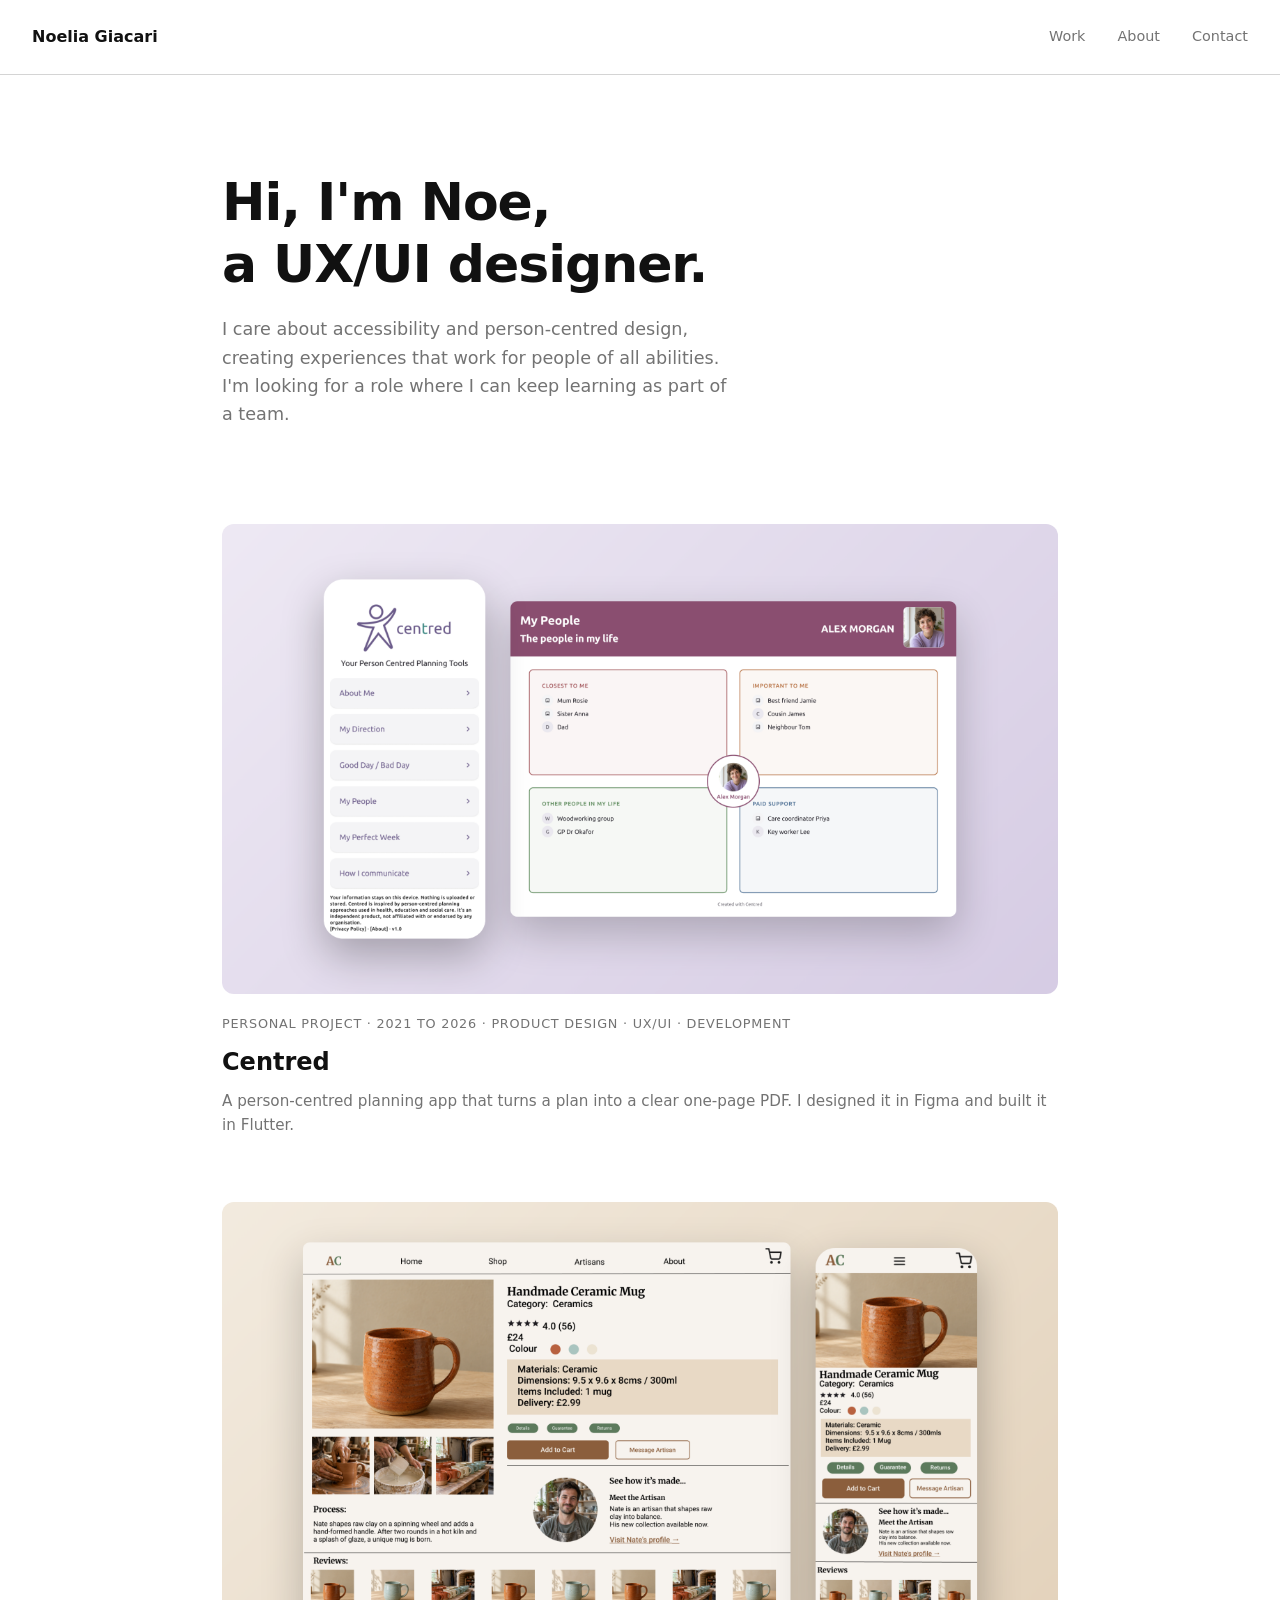
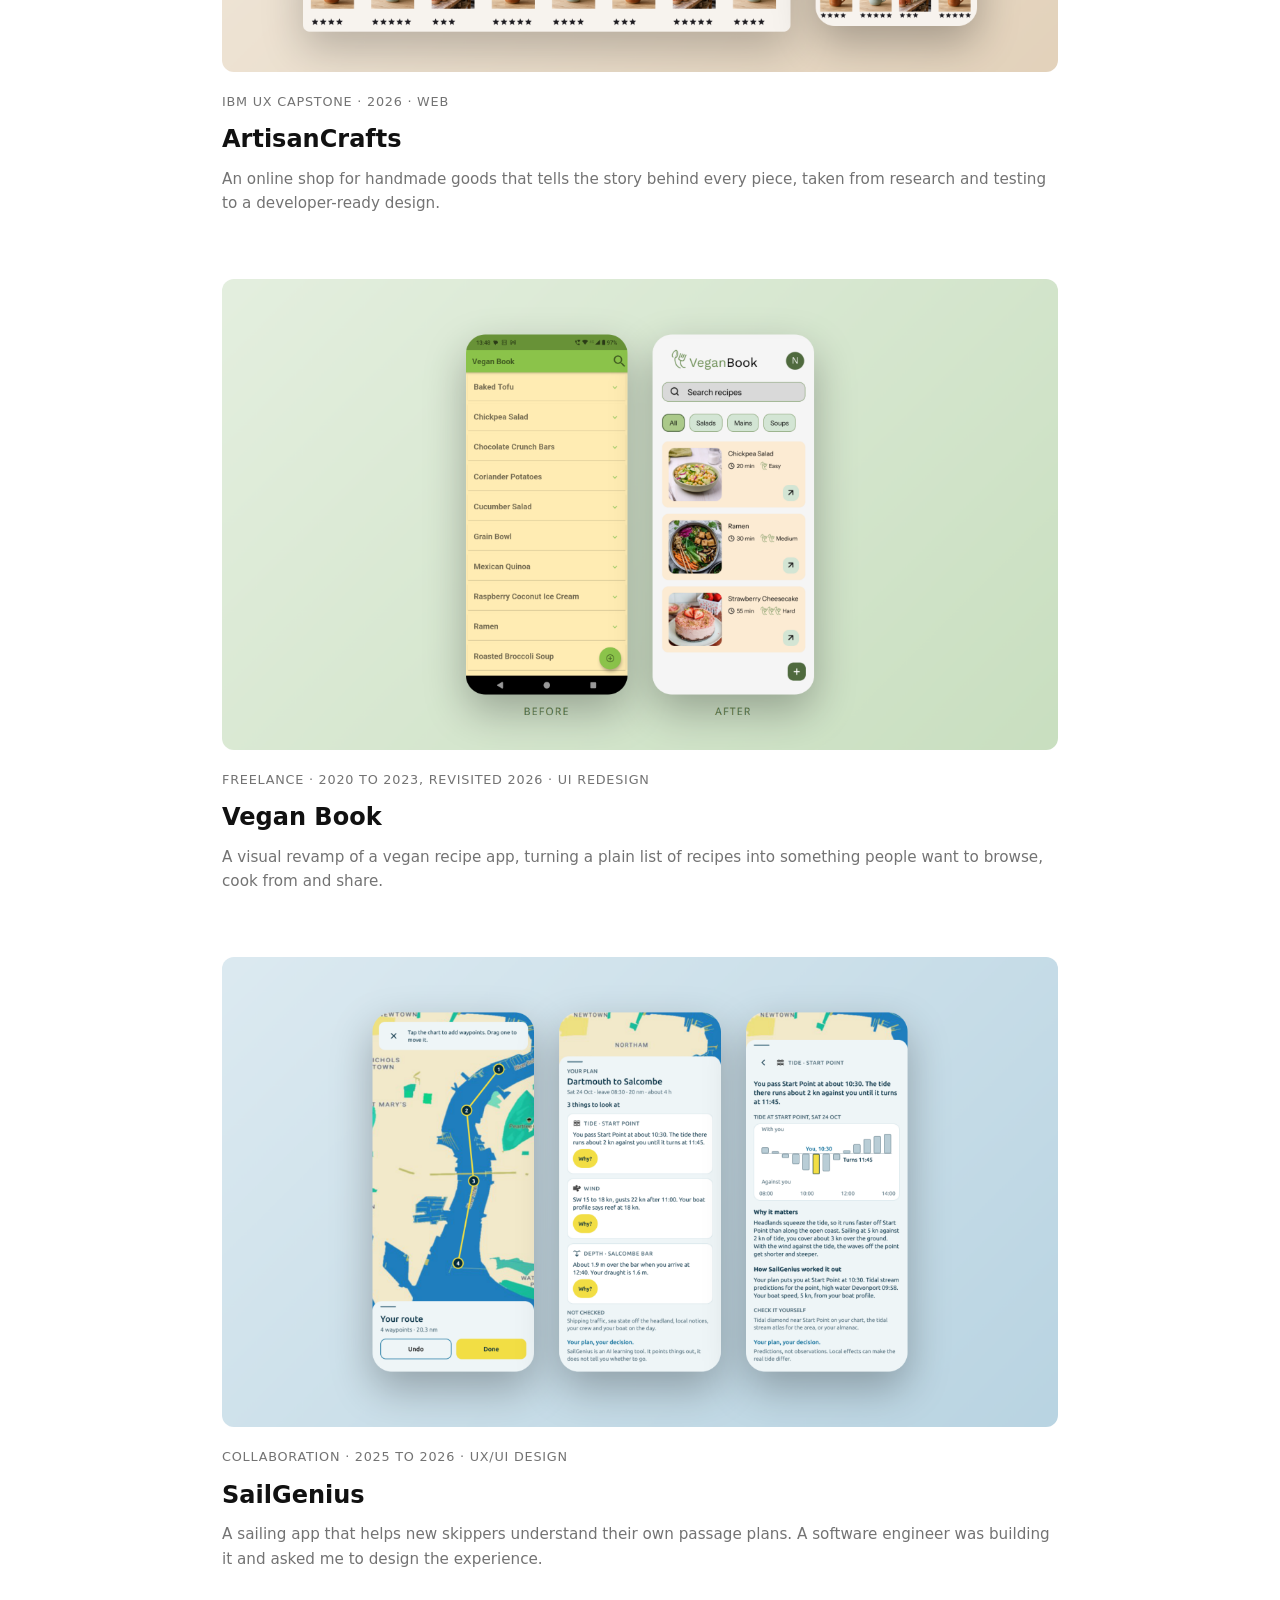
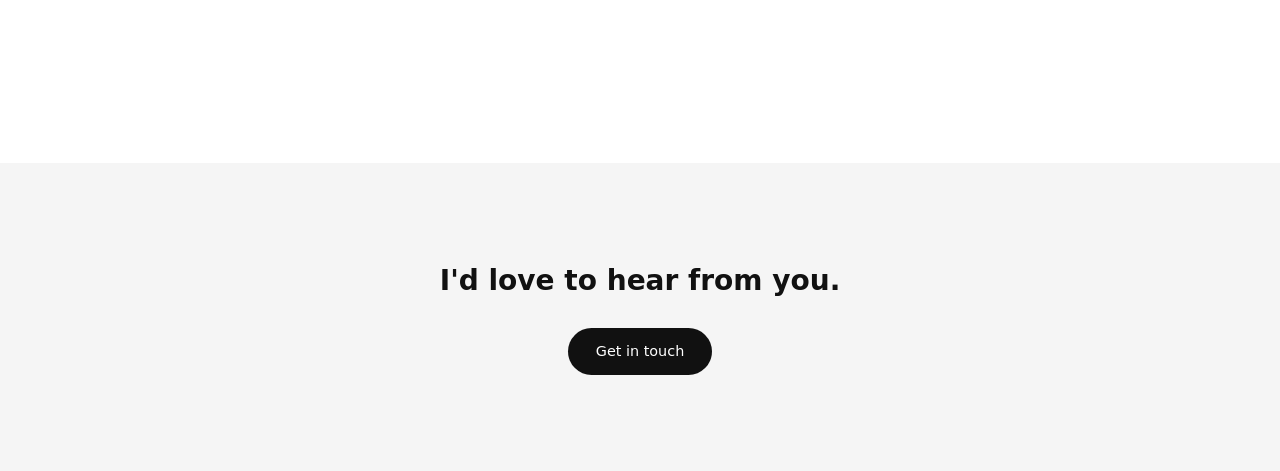
<file: index.html>
<!DOCTYPE html>
<html lang="en">
<head>
  <meta charset="UTF-8" />
  <meta name="viewport" content="width=device-width, initial-scale=1.0" />
  <title>Noelia Giacari · UX/UI Designer</title>
  <link rel="stylesheet" href="style.css" />
</head>
<body>

  <!-- NAV -->
  <nav>
    <a href="index.html" class="nav-logo">Noelia Giacari</a>
    <div class="nav-links">
      <a href="index.html">Work</a>
      <a href="about.html">About</a>
      <a href="mailto:ngiacari@gmail.com">Contact</a>
    </div>
  </nav>

  <!-- HERO -->
  <section class="hero">
    <h1>Hi, I'm Noe,<br>a UX/UI designer.</h1>
    <p>I care about accessibility and person-centred design, creating experiences that work for people of all abilities. I'm looking for a role where I can keep learning as part of a team.</p>
  </section>

  <!-- CASE STUDIES
       One card per project, in the order they appear on the page.
       To reorder, move a whole <div class="case-card"> ... </div> block. -->
  <section class="work">

    <!-- 1. Centred (personal project) -->
    <div class="case-card">
      <a href="centred.html">
        <img class="case-img" src="images/covers/centred.png" alt="Centred Home screen and My People PDF" />
        <div class="case-info">
          <span class="tag">Personal project · 2021 to 2026 · Product Design · UX/UI · Development</span>
          <h2>Centred</h2>
          <p>A person-centred planning app that turns a plan into a clear one-page PDF. I designed it in Figma and built it in Flutter.</p>
        </div>
      </a>
    </div>

    <!-- 2. ArtisanCrafts (IBM UX capstone) -->
    <div class="case-card">
      <a href="artisancrafts.html">
        <img class="case-img" src="images/covers/artisancrafts.png" alt="ArtisanCrafts product page for a handmade mug, on desktop and mobile" />
        <div class="case-info">
          <span class="tag">IBM UX Capstone · 2026 · Web</span>
          <h2>ArtisanCrafts</h2>
          <p>An online shop for handmade goods that tells the story behind every piece, taken from research and testing to a developer-ready design.</p>
        </div>
      </a>
    </div>

    <!-- 3. Vegan Book (freelance) -->
    <div class="case-card">
      <a href="vegan-book.html">
        <img class="case-img" src="images/covers/vegan-book.png" alt="Vegan Book home screen before and after the redesign" />
        <div class="case-info">
          <span class="tag">Freelance · 2020 to 2023, revisited 2026 · UI Redesign</span>
          <h2>Vegan Book</h2>
          <p>A visual revamp of a vegan recipe app, turning a plain list of recipes into something people want to browse, cook from and share.</p>
        </div>
      </a>
    </div>

    <!-- 4. SailGenius (collaboration) -->
    <div class="case-card">
      <a href="sailgenius.html">
        <img class="case-img" src="images/covers/sailgenius.png" alt="SailGenius screens: drawing a route, findings and the Why? screen for the tide" />
        <div class="case-info">
          <span class="tag">Collaboration · 2025 to 2026 · UX/UI Design</span>
          <h2>SailGenius</h2>
          <p>A sailing app that helps new skippers understand their own passage plans. A software engineer was building it and asked me to design the experience.</p>
        </div>
      </a>
    </div>

  </section>

  <!-- CONTACT CTA -->
  <section class="cta">
    <h2>I'd love to hear from you.</h2>
    <a href="mailto:ngiacari@gmail.com" class="btn">Get in touch</a>
  </section>

</body>
</html>
</file>
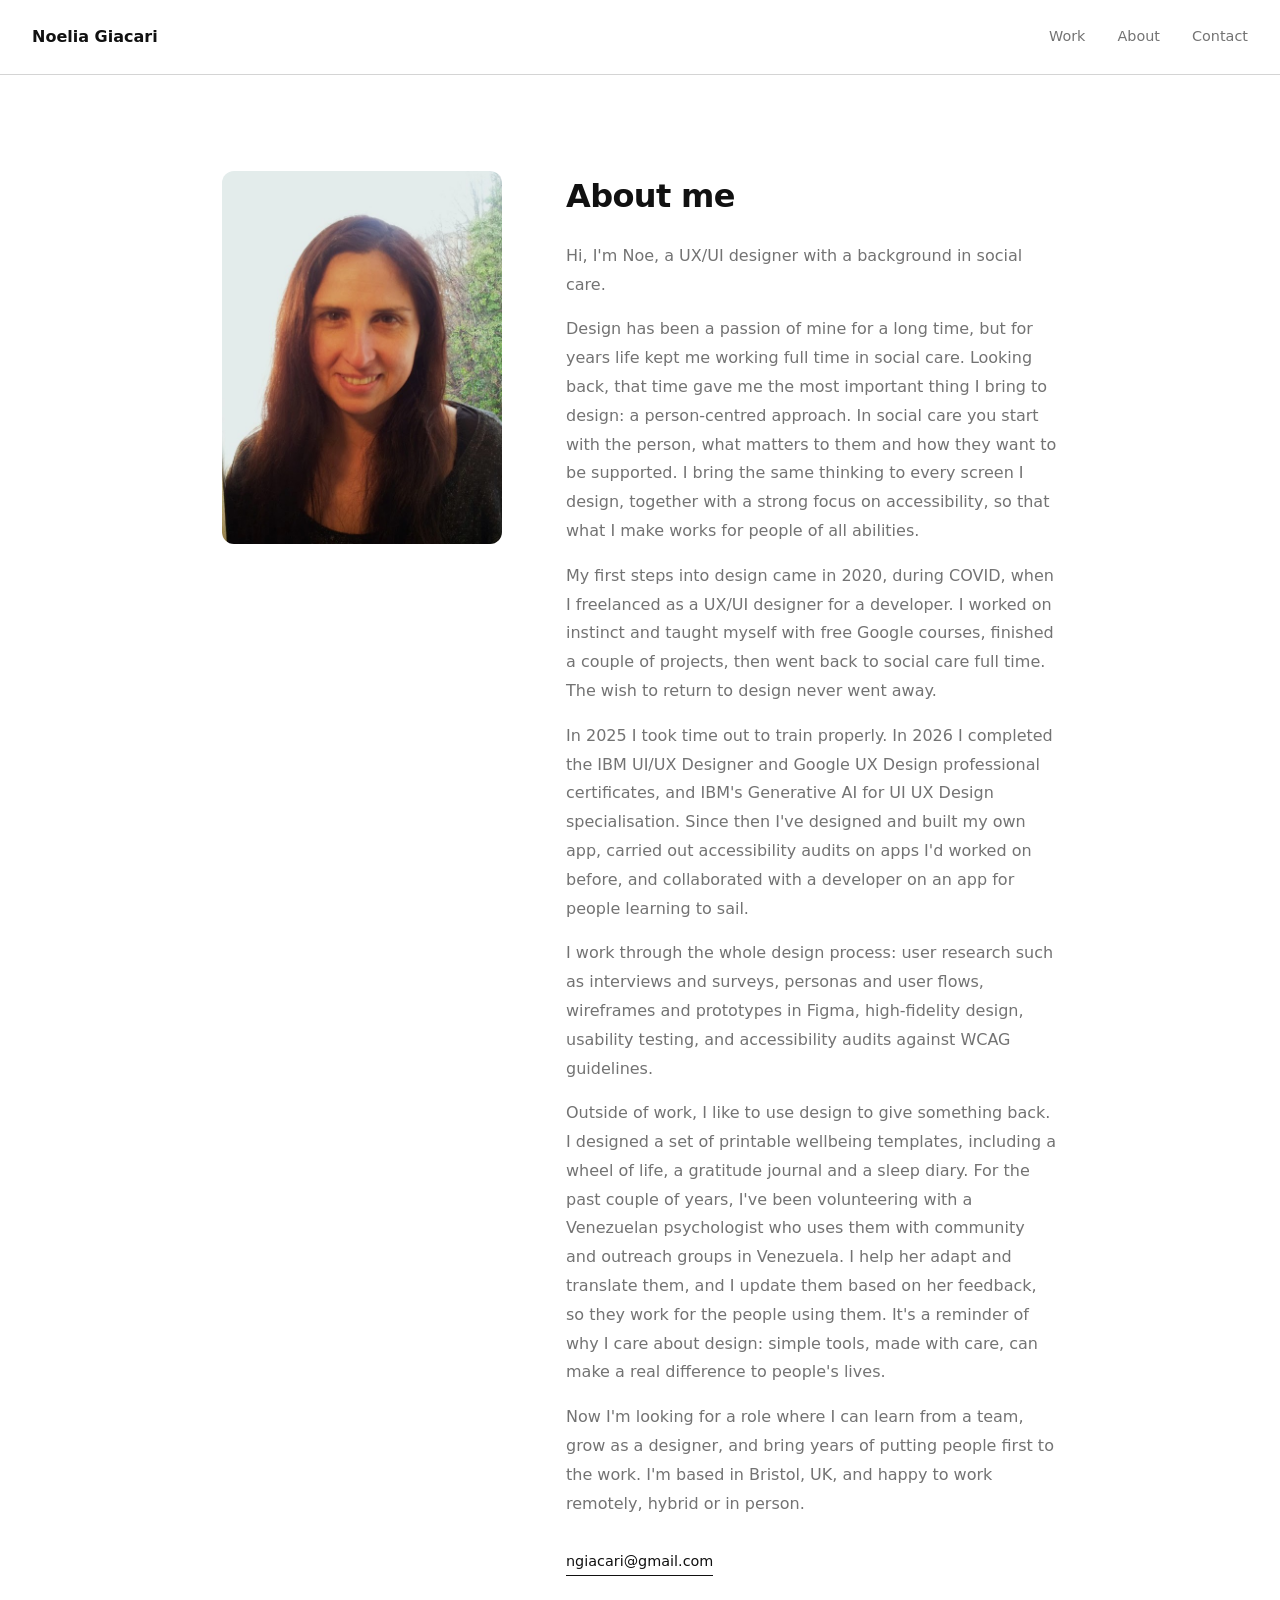
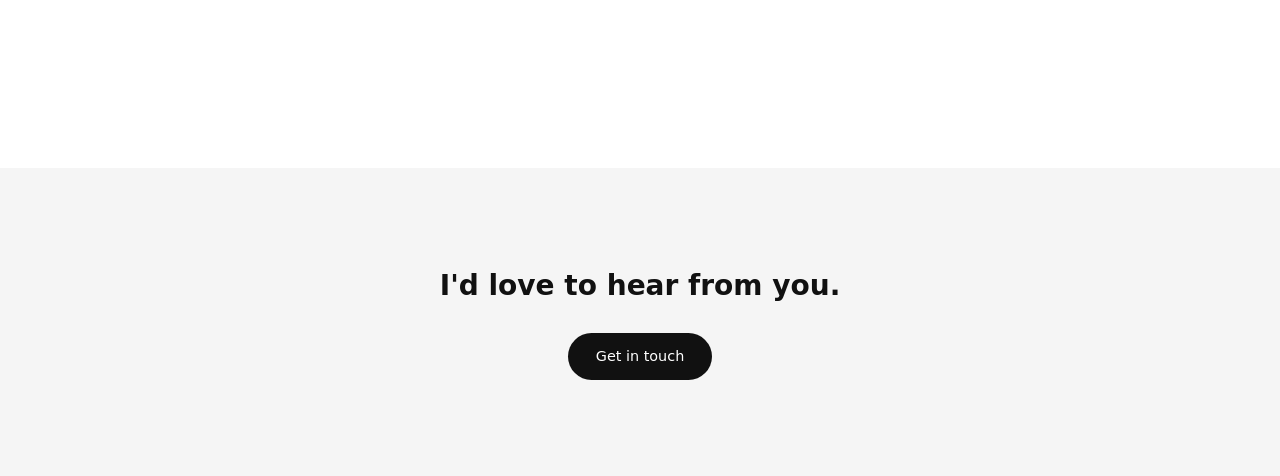
<file: about.html>
<!DOCTYPE html>
<html lang="en">
<head>
  <meta charset="UTF-8" />
  <meta name="viewport" content="width=device-width, initial-scale=1.0" />
  <title>About · Noelia Giacari</title>
  <link rel="stylesheet" href="style.css" />
</head>
<body>

  <!-- NAV -->
  <nav>
    <a href="index.html" class="nav-logo">Noelia Giacari</a>
    <div class="nav-links">
      <a href="index.html">Work</a>
      <a href="about.html">About</a>
      <a href="mailto:ngiacari@gmail.com">Contact</a>
    </div>
  </nav>

  <!-- ABOUT -->
  <section class="about">

    <img class="about-img" src="images/about/noe.jpg" alt="Noe smiling, standing by a window with trees behind" />

    <div class="about-text">
      <h1>About me</h1>
      <p>Hi, I'm Noe, a UX/UI designer with a background in social care.</p>
      <p>
        Design has been a passion of mine for a long time, but for years life kept me
        working full time in social care. Looking back, that time gave me the most important
        thing I bring to design: a person-centred approach. In social care you start with the
        person, what matters to them and how they want to be supported. I bring the same
        thinking to every screen I design, together with a strong focus on accessibility, so
        that what I make works for people of all abilities.
      </p>
      <p>
        My first steps into design came in 2020, during COVID, when I freelanced as a UX/UI
        designer for a developer. I worked on instinct and taught myself with free Google
        courses, finished a couple of projects, then went back to social care full time. The
        wish to return to design never went away.
      </p>
      <p>
        In 2025 I took time out to train properly. In 2026 I completed the IBM UI/UX Designer
        and Google UX Design professional certificates, and IBM's Generative AI for UI UX
        Design specialisation. Since then I've designed and built my own app, carried out
        accessibility audits on apps I'd worked on before, and collaborated with a developer
        on an app for people learning to sail.
      </p>
      <p>
        I work through the whole design process: user research such as interviews and
        surveys, personas and user flows, wireframes and prototypes in Figma, high-fidelity
        design, usability testing, and accessibility audits against WCAG guidelines.
      </p>
      <p>
        Outside of work, I like to use design to give something back. I designed a set of
        printable wellbeing templates, including a wheel of life, a gratitude journal and a
        sleep diary. For the past couple of years, I've been volunteering with a Venezuelan
        psychologist who uses them with community and outreach groups in Venezuela. I help
        her adapt and translate them, and I update them based on her feedback, so they work
        for the people using them. It's a reminder of why I care about design: simple tools,
        made with care, can make a real difference to people's lives.
      </p>
      <p>
        Now I'm looking for a role where I can learn from a team, grow
        as a designer, and bring years of putting people first to the work. I'm based in
        Bristol, UK, and happy to work remotely, hybrid or in person.
      </p>

      <div class="about-links">
        <a href="mailto:ngiacari@gmail.com">ngiacari@gmail.com</a>
      </div>
    </div>

  </section>

  <!-- CTA -->
  <section class="cta">
    <h2>I'd love to hear from you.</h2>
    <a href="mailto:ngiacari@gmail.com" class="btn">Get in touch</a>
  </section>

</body>
</html>
</file>
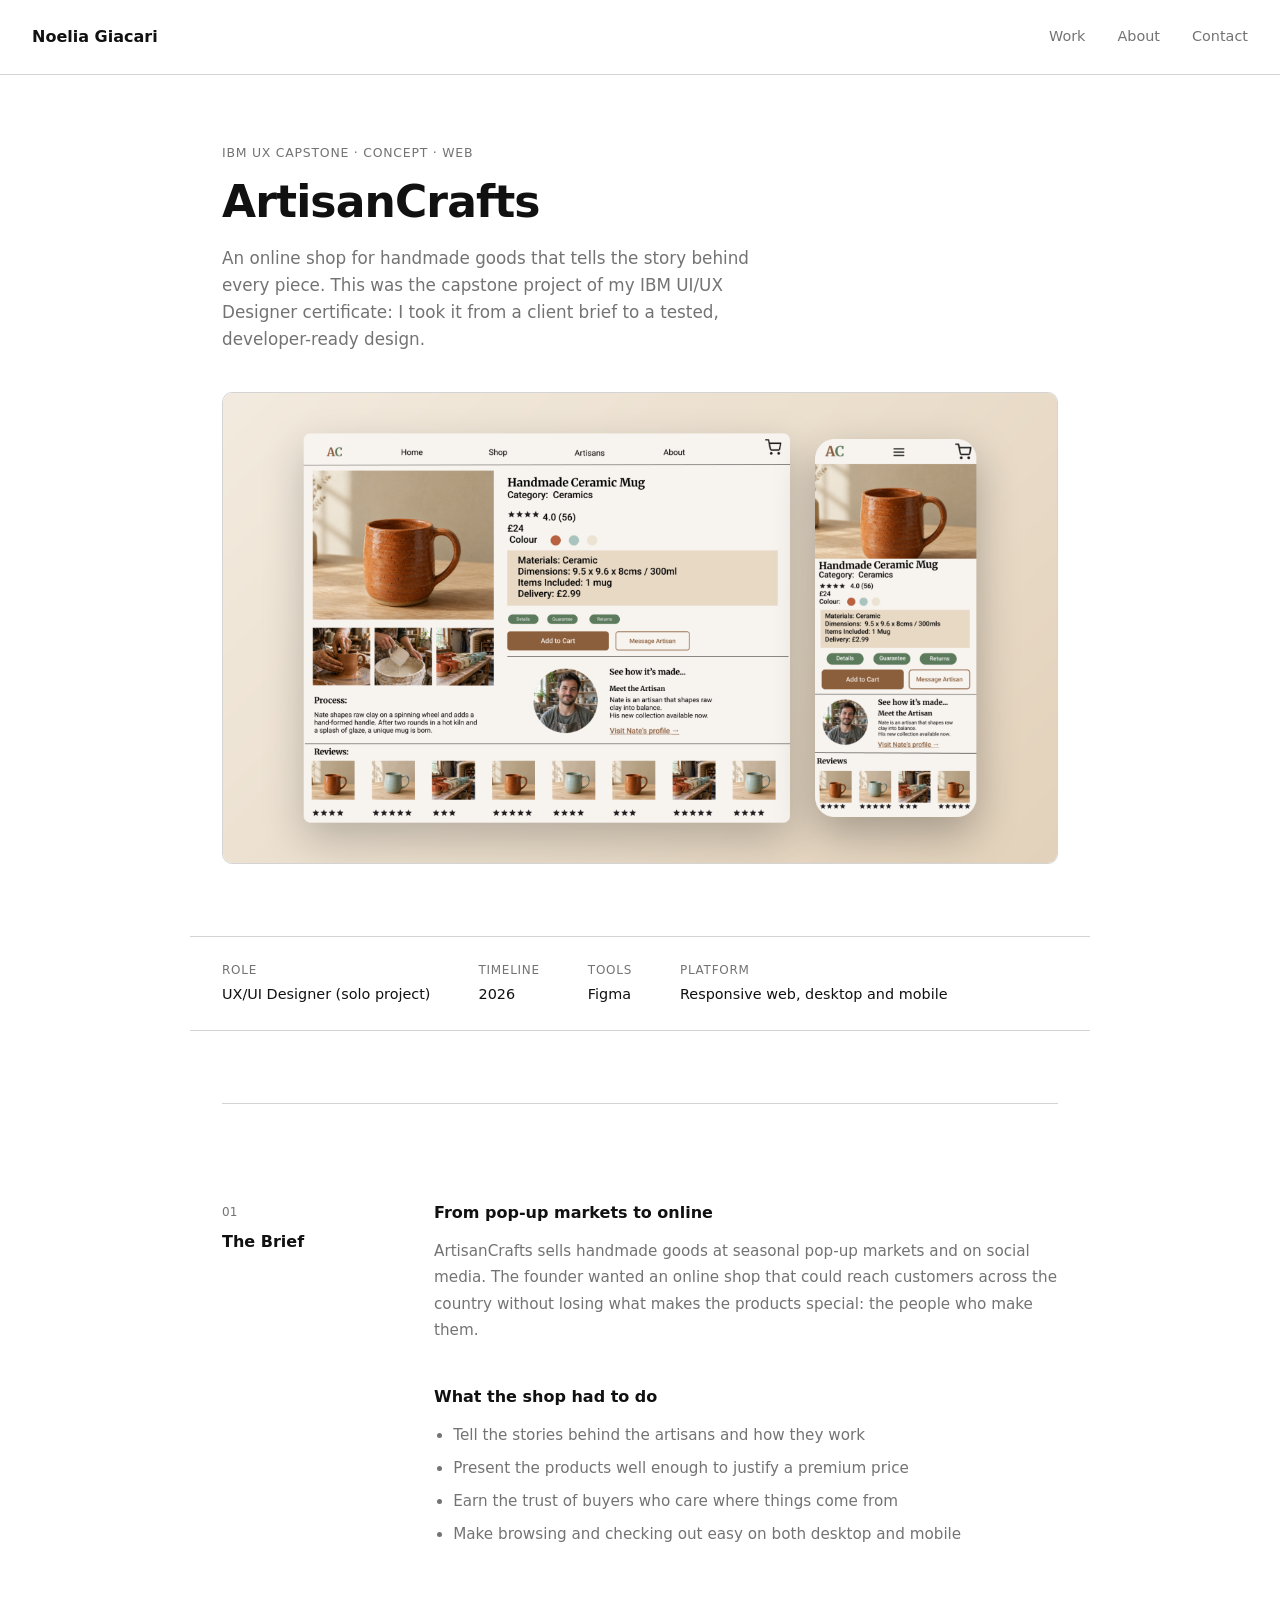
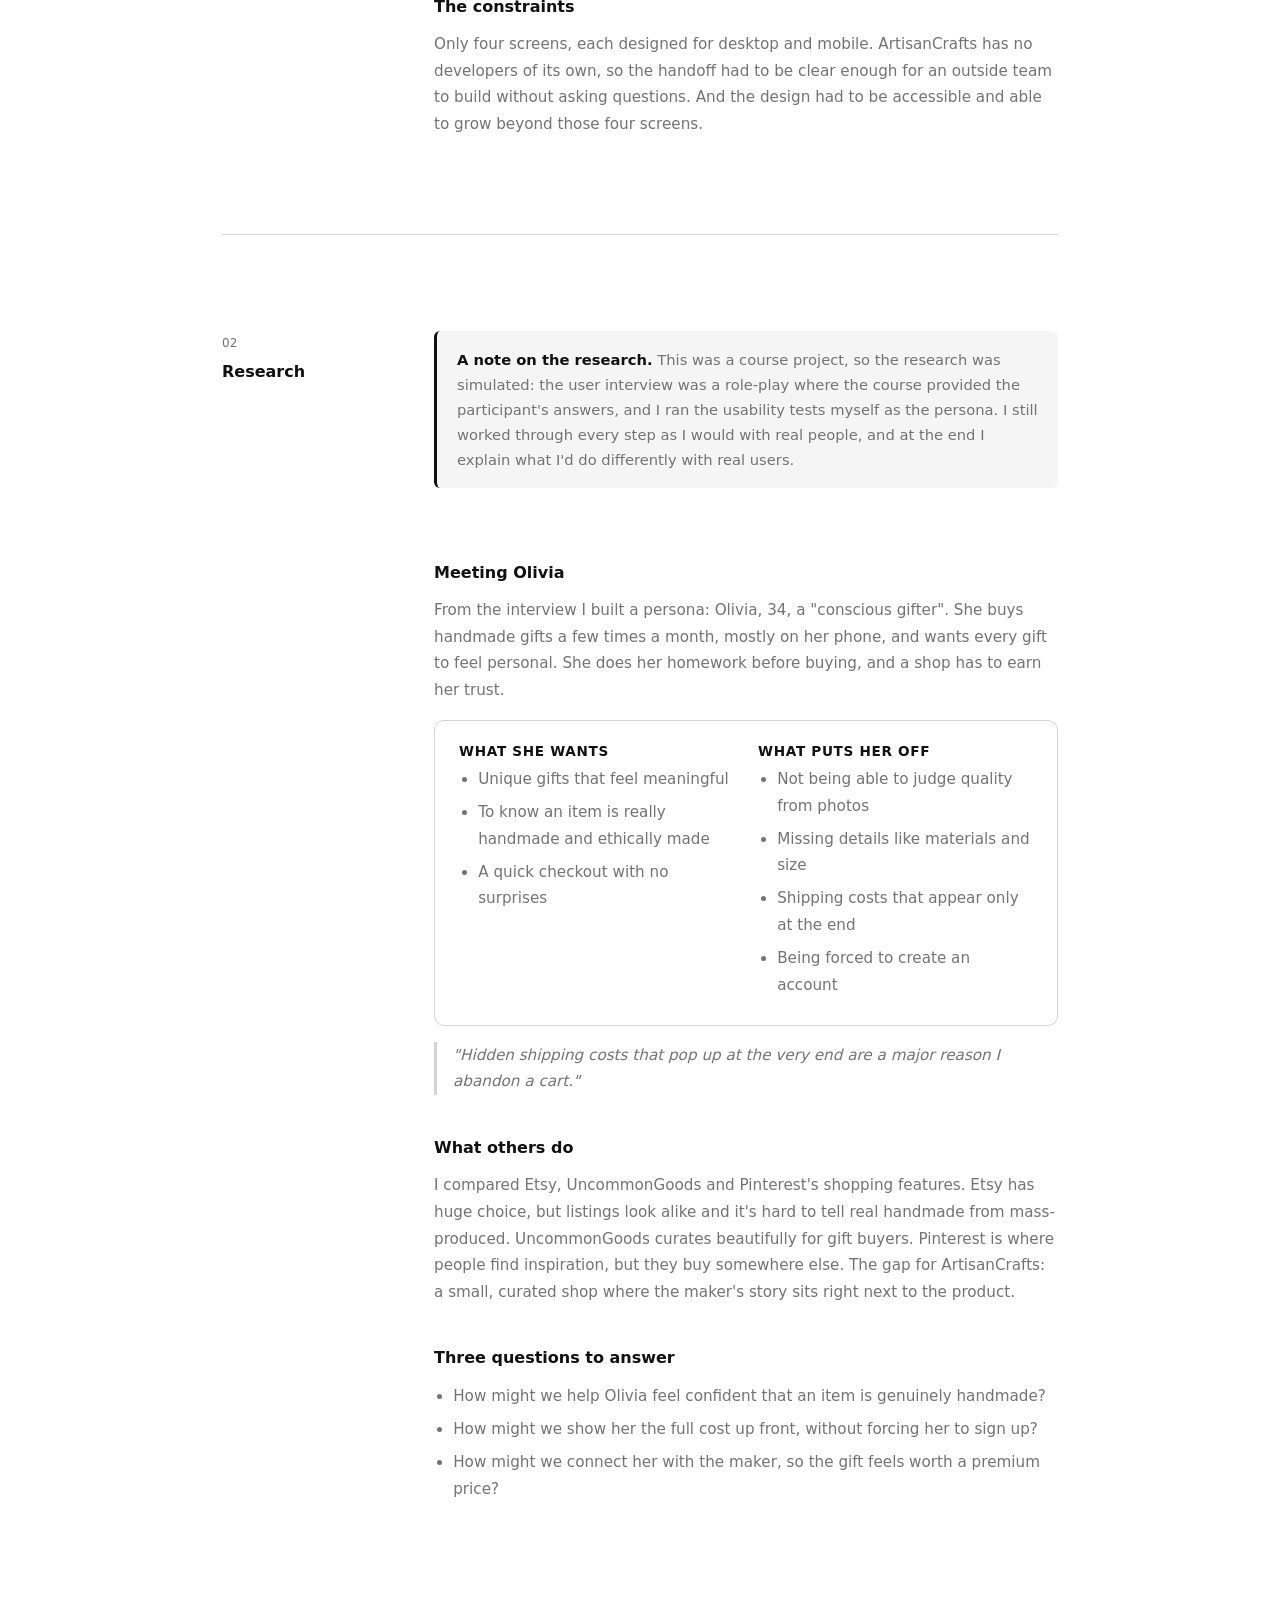
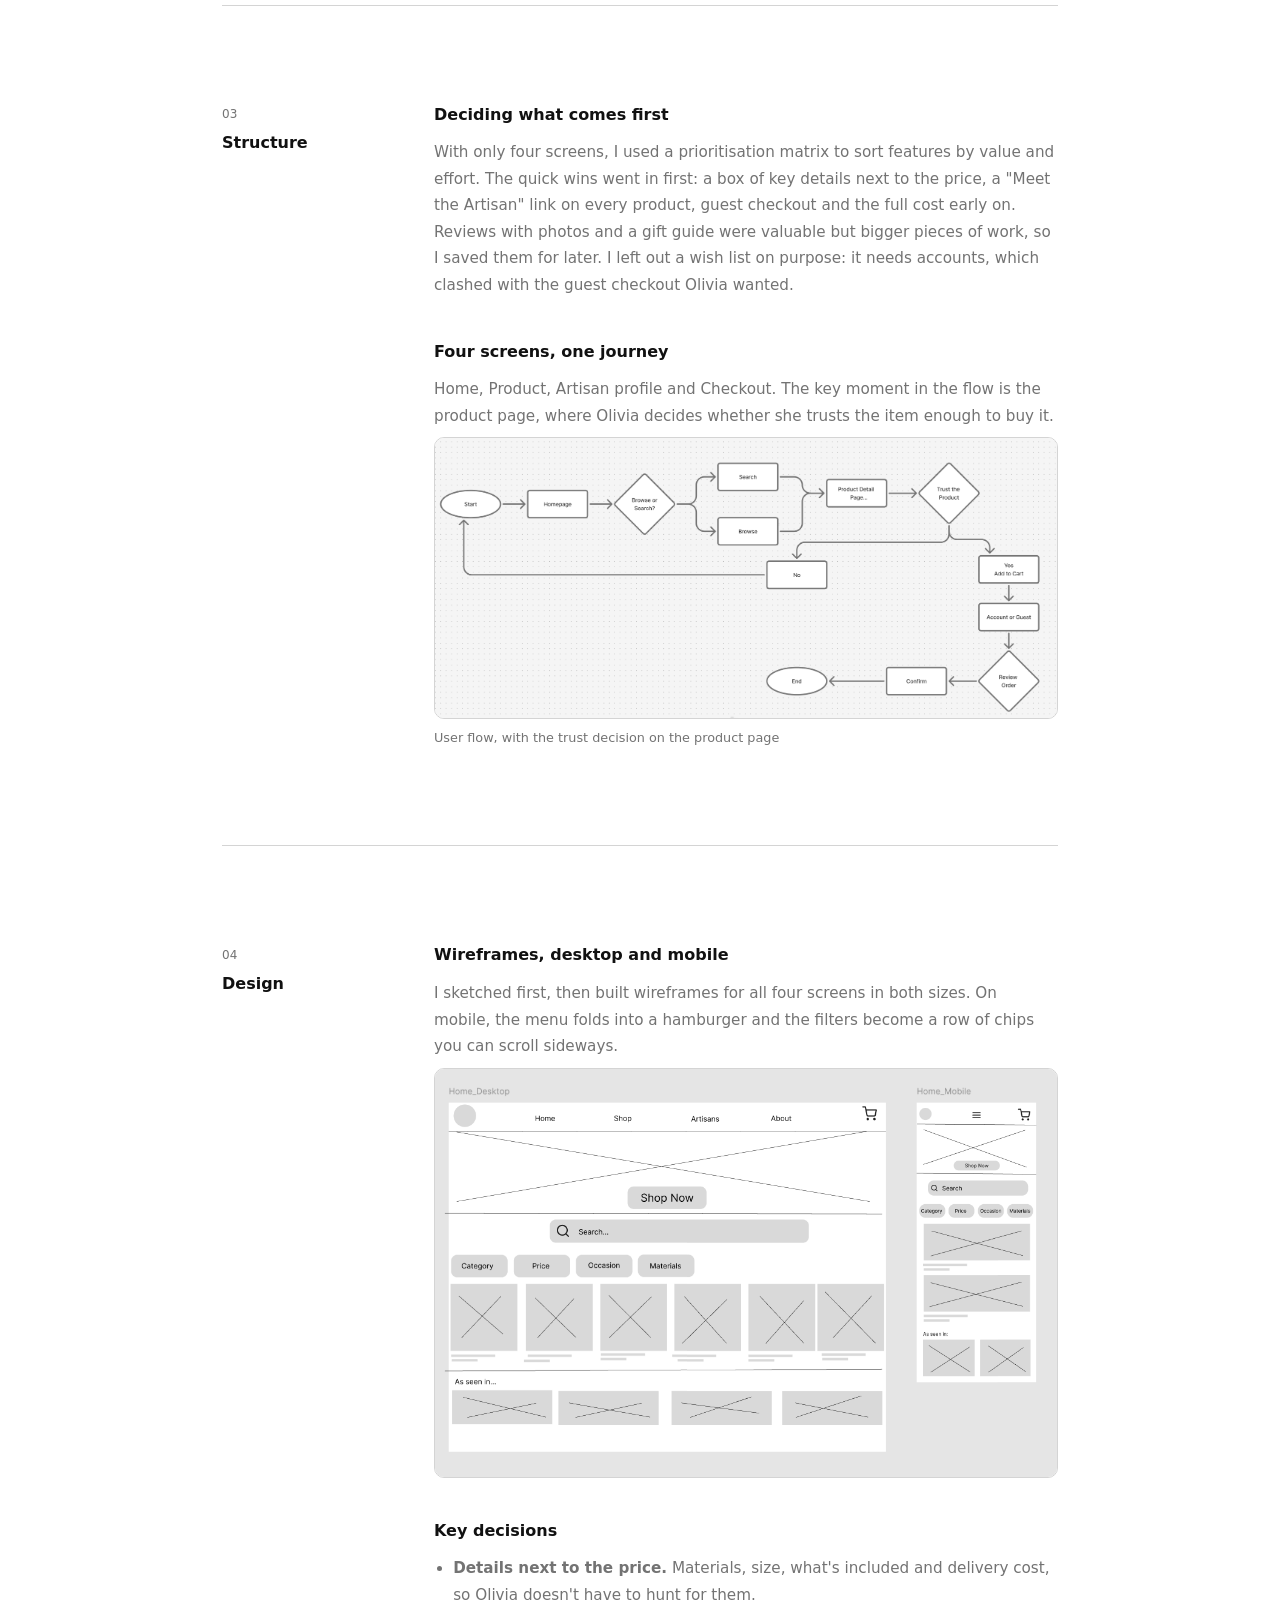
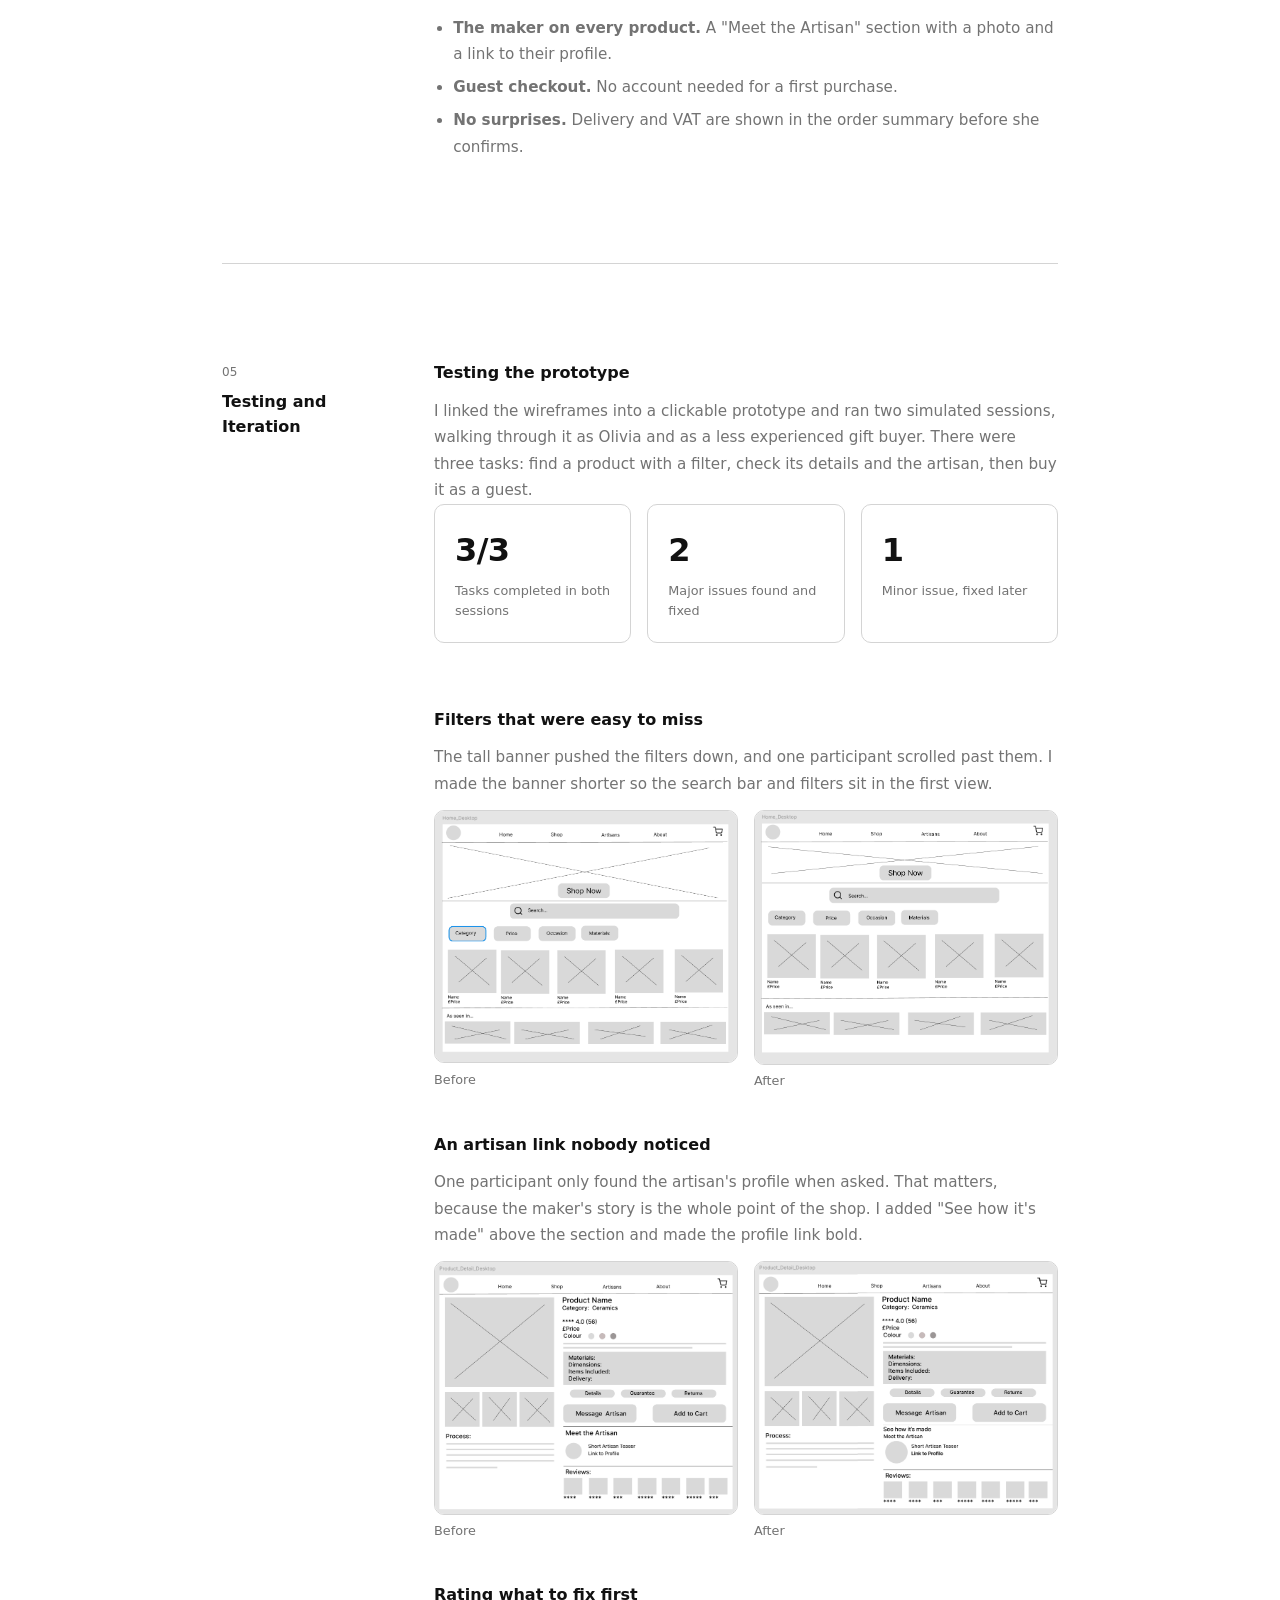
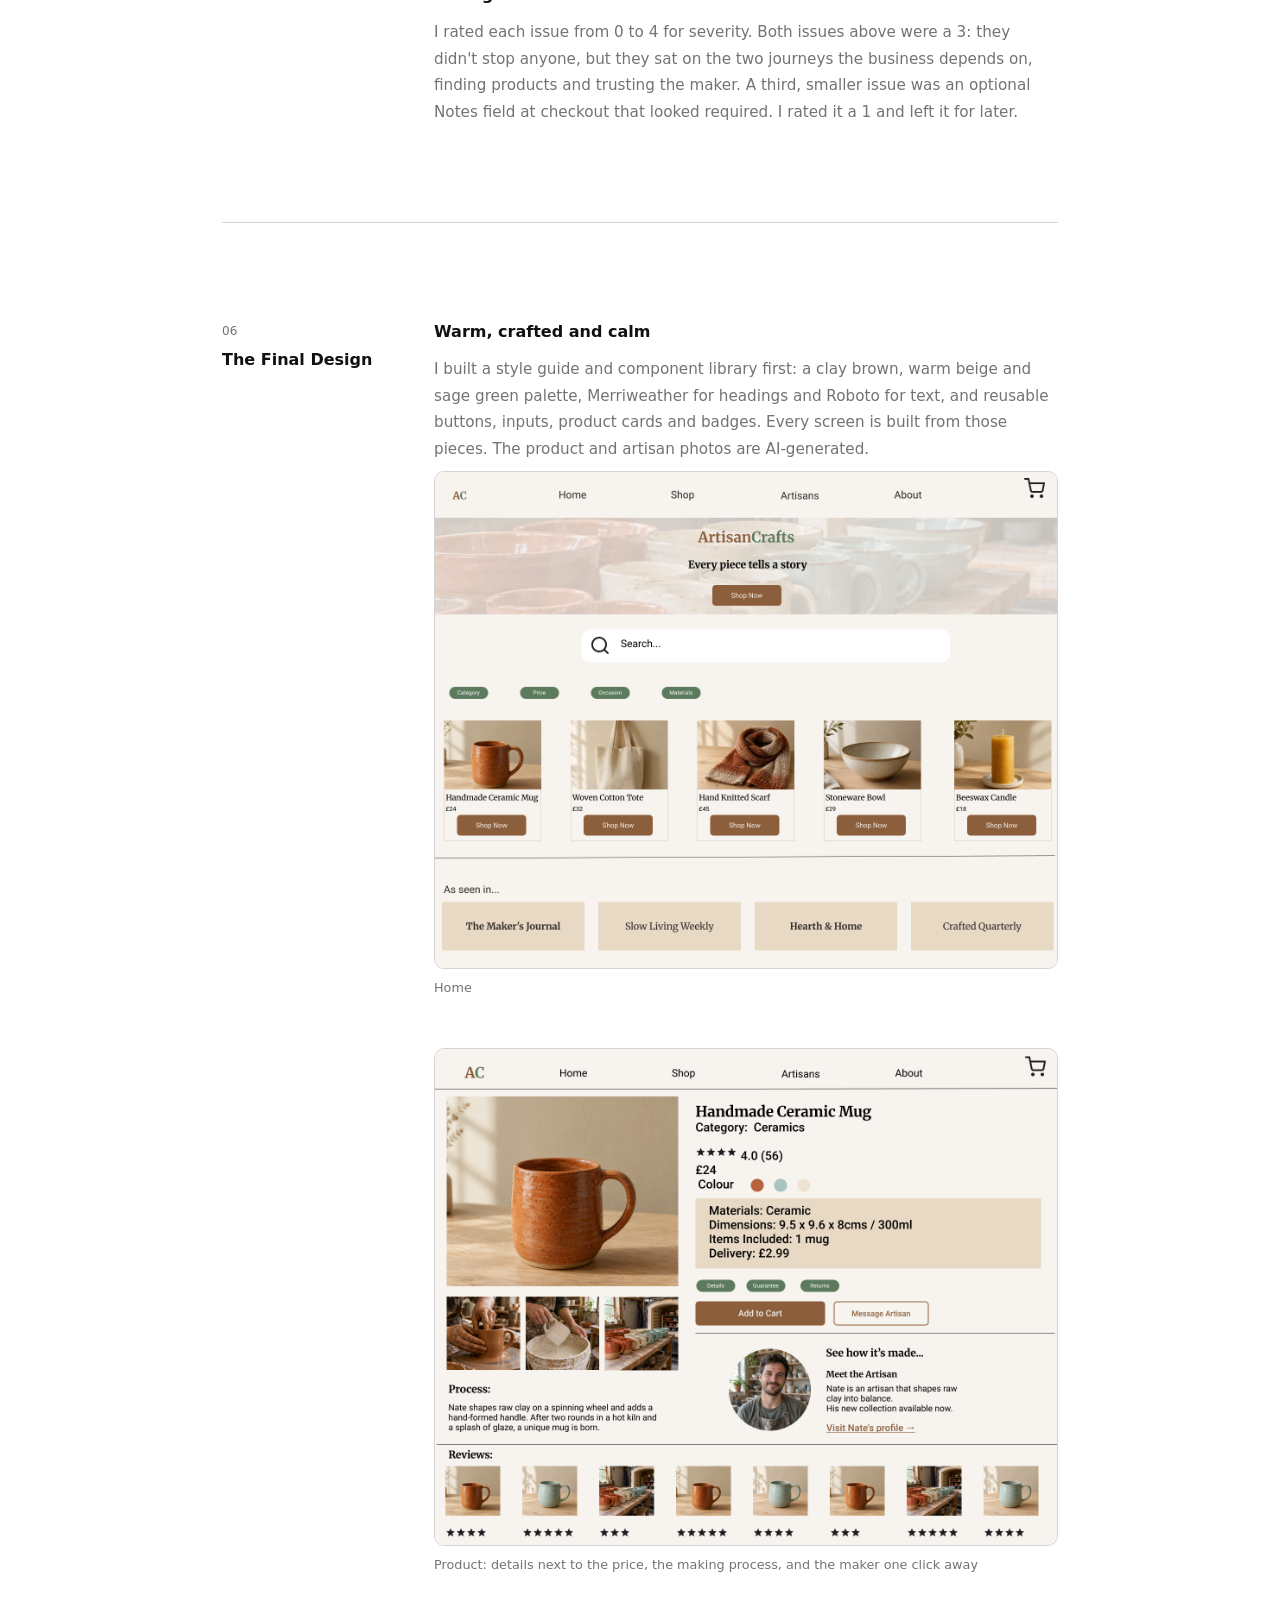
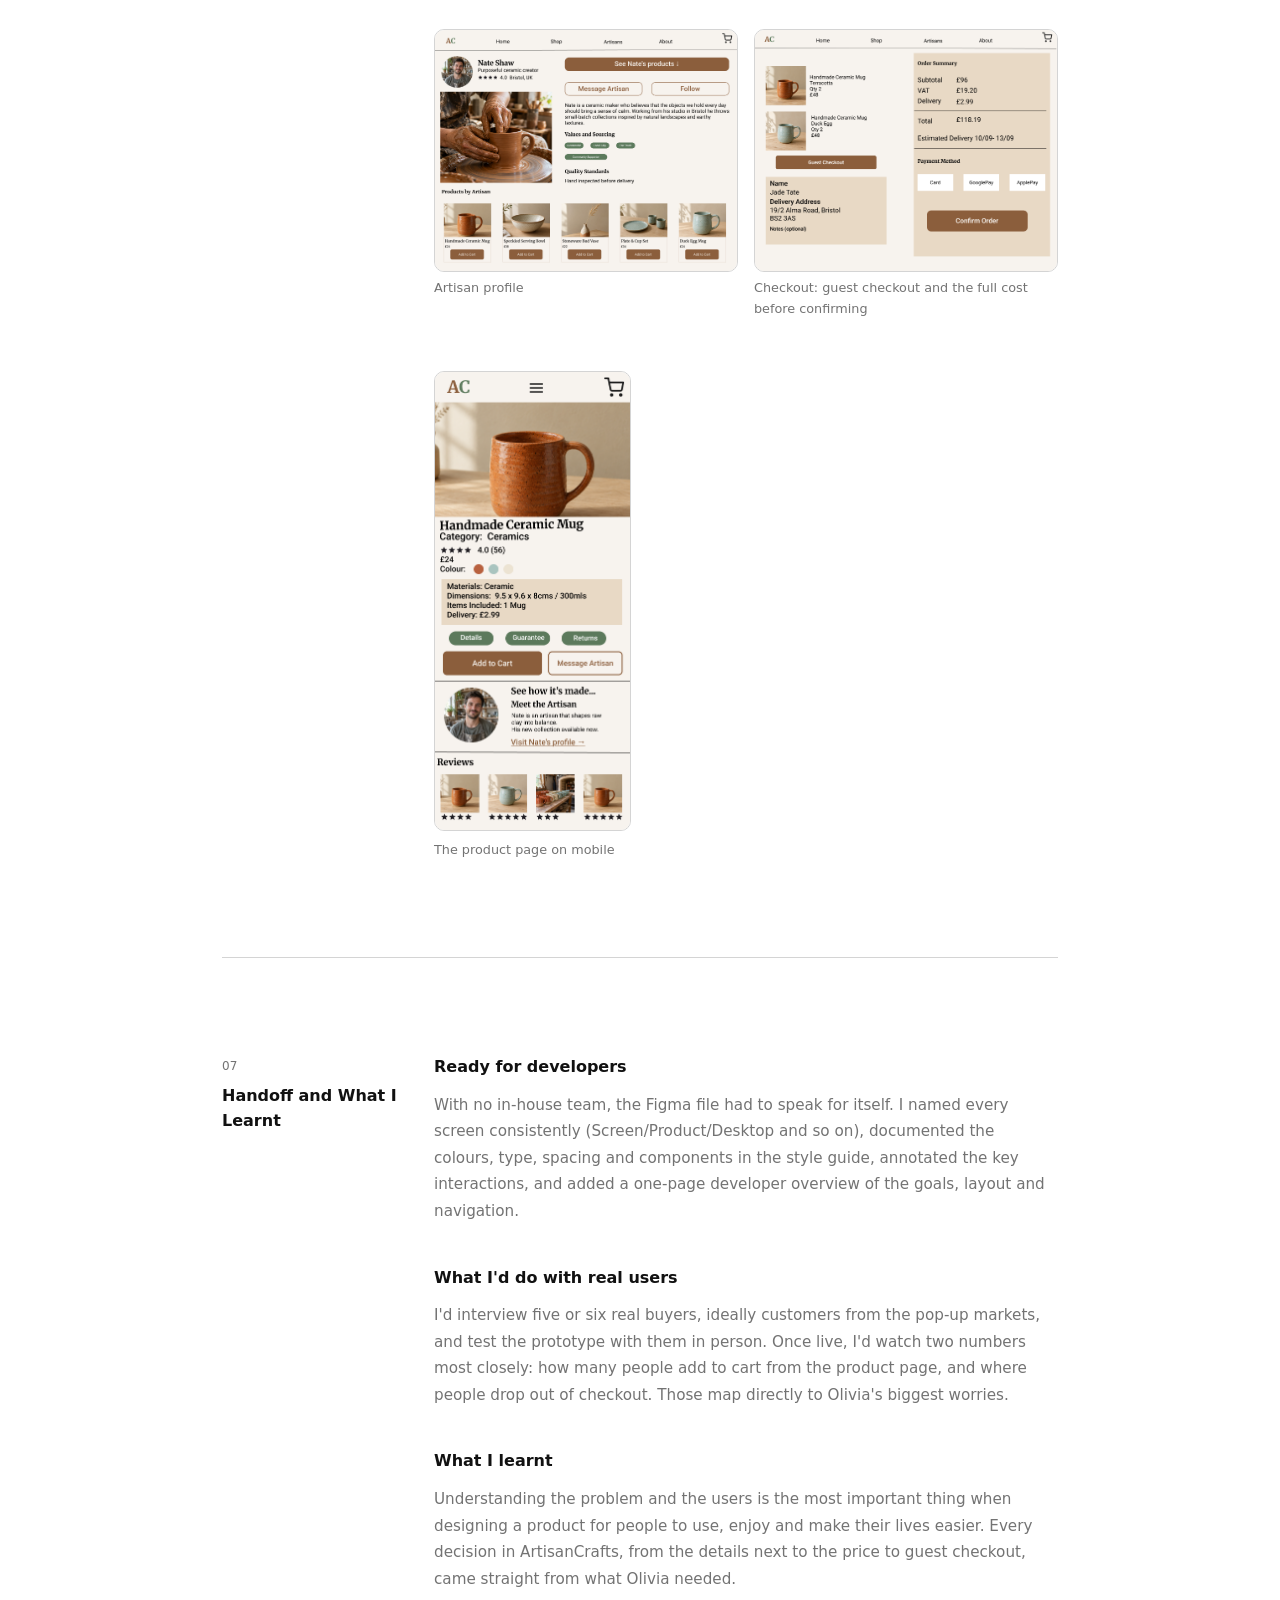
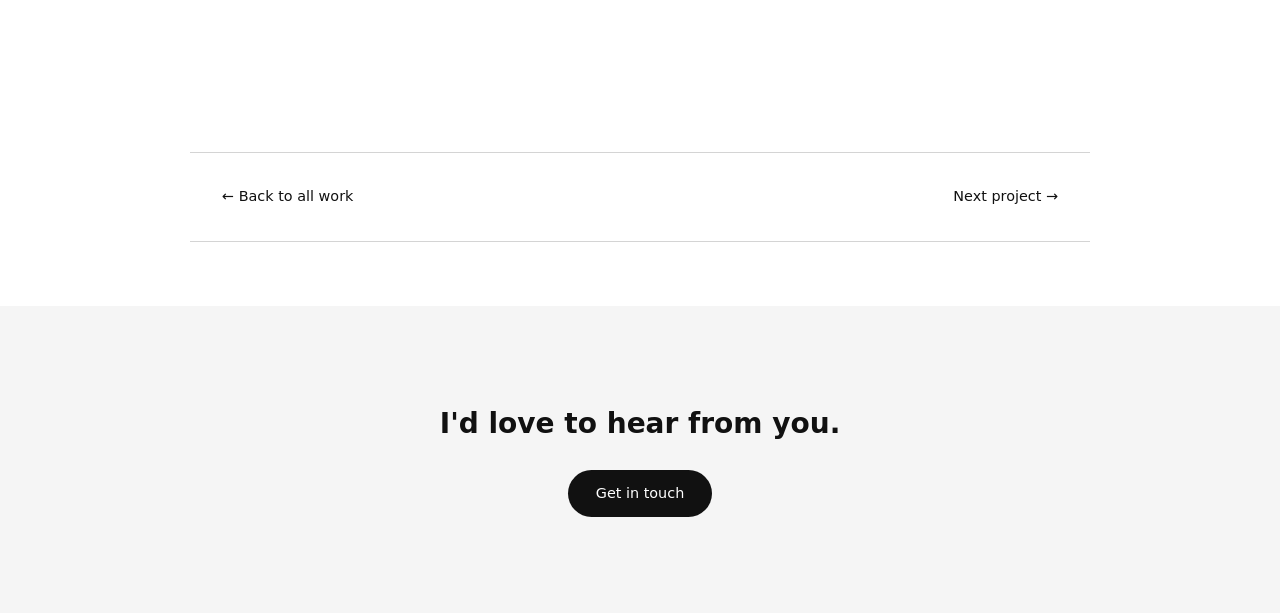
<file: artisancrafts.html>
<!DOCTYPE html>
<html lang="en">
<head>
  <meta charset="UTF-8" />
  <meta name="viewport" content="width=device-width, initial-scale=1.0" />
  <title>ArtisanCrafts · Noelia Giacari</title>
  <link rel="stylesheet" href="style.css" />
</head>
<body>

  <!-- NAV -->
  <nav>
    <a href="index.html" class="nav-logo">Noelia Giacari</a>
    <div class="nav-links">
      <a href="index.html">Work</a>
      <a href="about.html">About</a>
      <a href="mailto:ngiacari@gmail.com">Contact</a>
    </div>
  </nav>

  <!-- HERO -->
  <header class="cs-hero">
    <div class="cs-hero-text">
      <span class="tag">IBM UX Capstone · Concept · Web</span>
      <h1>ArtisanCrafts</h1>
      <p class="cs-subtitle">An online shop for handmade goods that tells the story behind every piece. This was the capstone project of my IBM UI/UX Designer certificate: I took it from a client brief to a tested, developer-ready design.</p>
    </div>
    <img class="cs-img-full-real" src="images/covers/artisancrafts.png" alt="ArtisanCrafts product page for a handmade terracotta mug, on desktop and mobile" />
  </header>

  <!-- METADATA -->
  <section class="cs-meta">
    <div class="meta-item">
      <span class="meta-label">Role</span>
      <span class="meta-value">UX/UI Designer (solo project)</span>
    </div>
    <div class="meta-item">
      <span class="meta-label">Timeline</span>
      <span class="meta-value">2026</span>
    </div>
    <div class="meta-item">
      <span class="meta-label">Tools</span>
      <span class="meta-value">Figma</span>
    </div>
    <div class="meta-item">
      <span class="meta-label">Platform</span>
      <span class="meta-value">Responsive web, desktop and mobile</span>
    </div>
  </section>

  <main class="cs-content">

    <!-- 01 THE BRIEF -->
    <section class="cs-section">
      <div class="cs-section-label">
        <span>01</span>
        <h2>The Brief</h2>
      </div>
      <div class="cs-section-body">

        <div class="cs-block">
          <h3>From pop-up markets to online</h3>
          <p>
            ArtisanCrafts sells handmade goods at seasonal pop-up markets and on social media.
            The founder wanted an online shop that could reach customers across the country
            without losing what makes the products special: the people who make them.
          </p>
        </div>

        <div class="cs-block">
          <h3>What the shop had to do</h3>
          <ul>
            <li>Tell the stories behind the artisans and how they work</li>
            <li>Present the products well enough to justify a premium price</li>
            <li>Earn the trust of buyers who care where things come from</li>
            <li>Make browsing and checking out easy on both desktop and mobile</li>
          </ul>
        </div>

        <div class="cs-block">
          <h3>The constraints</h3>
          <p>
            Only four screens, each designed for desktop and mobile. ArtisanCrafts has no
            developers of its own, so the handoff had to be clear enough for an outside team to
            build without asking questions. And the design had to be accessible and able to grow
            beyond those four screens.
          </p>
        </div>

      </div>
    </section>

    <!-- 02 RESEARCH -->
    <section class="cs-section">
      <div class="cs-section-label">
        <span>02</span>
        <h2>Research</h2>
      </div>
      <div class="cs-section-body">

        <div class="cs-callout">
          <strong>A note on the research.</strong> This was a course project, so the research
          was simulated: the user interview was a role-play where the course provided the
          participant's answers, and I ran the usability tests myself as the persona. I still
          worked through every step as I would with real people, and at the end I explain what
          I'd do differently with real users.
        </div>

        <div class="cs-block">
          <h3>Meeting Olivia</h3>
          <p>
            From the interview I built a persona: Olivia, 34, a "conscious gifter". She buys
            handmade gifts a few times a month, mostly on her phone, and wants every gift to feel
            personal. She does her homework before buying, and a shop has to earn her trust.
          </p>
          <div class="cs-persona">
            <div>
              <h4>What she wants</h4>
              <ul>
                <li>Unique gifts that feel meaningful</li>
                <li>To know an item is really handmade and ethically made</li>
                <li>A quick checkout with no surprises</li>
              </ul>
            </div>
            <div>
              <h4>What puts her off</h4>
              <ul>
                <li>Not being able to judge quality from photos</li>
                <li>Missing details like materials and size</li>
                <li>Shipping costs that appear only at the end</li>
                <li>Being forced to create an account</li>
              </ul>
            </div>
          </div>
          <p class="cs-quote">"Hidden shipping costs that pop up at the very end are a major reason I abandon a cart."</p>
        </div>

        <div class="cs-block">
          <h3>What others do</h3>
          <p>
            I compared Etsy, UncommonGoods and Pinterest's shopping features. Etsy has huge choice,
            but listings look alike and it's hard to tell real handmade from mass-produced.
            UncommonGoods curates beautifully for gift buyers. Pinterest is where people find
            inspiration, but they buy somewhere else. The gap for ArtisanCrafts: a small, curated
            shop where the maker's story sits right next to the product.
          </p>
        </div>

        <div class="cs-block">
          <h3>Three questions to answer</h3>
          <ul>
            <li>How might we help Olivia feel confident that an item is genuinely handmade?</li>
            <li>How might we show her the full cost up front, without forcing her to sign up?</li>
            <li>How might we connect her with the maker, so the gift feels worth a premium price?</li>
          </ul>
        </div>

      </div>
    </section>

    <!-- 03 STRUCTURE -->
    <section class="cs-section">
      <div class="cs-section-label">
        <span>03</span>
        <h2>Structure</h2>
      </div>
      <div class="cs-section-body">

        <div class="cs-block">
          <h3>Deciding what comes first</h3>
          <p>
            With only four screens, I used a prioritisation matrix to sort features by value and
            effort. The quick wins went in first: a box of key details next to the price, a
            "Meet the Artisan" link on every product, guest checkout and the full cost early on.
            Reviews with photos and a gift guide were valuable but bigger pieces of work, so I
            saved them for later. I left out a wish list on purpose: it needs accounts, which
            clashed with the guest checkout Olivia wanted.
          </p>
        </div>

        <div class="cs-block">
          <h3>Four screens, one journey</h3>
          <p>
            Home, Product, Artisan profile and Checkout. The key moment in the flow is the
            product page, where Olivia decides whether she trusts the item enough to buy it.
          </p>
          <img class="cs-img-full-real" src="images/artisancrafts/user-flow.png" alt="User flow: home, browse or search, product page, a trust decision, add to cart, guest checkout, review order and confirm" />
          <p class="img-caption">User flow, with the trust decision on the product page</p>
        </div>

      </div>
    </section>

    <!-- 04 DESIGN -->
    <section class="cs-section">
      <div class="cs-section-label">
        <span>04</span>
        <h2>Design</h2>
      </div>
      <div class="cs-section-body">

        <div class="cs-block">
          <h3>Wireframes, desktop and mobile</h3>
          <p>
            I sketched first, then built wireframes for all four screens in both sizes. On
            mobile, the menu folds into a hamburger and the filters become a row of chips you
            can scroll sideways.
          </p>
          <img class="cs-img-full-real" src="images/artisancrafts/wireframe-home-desktop-mobile.png" alt="Home page wireframes for desktop and mobile" />
        </div>

        <div class="cs-block">
          <h3>Key decisions</h3>
          <ul>
            <li><strong>Details next to the price.</strong> Materials, size, what's included and delivery cost, so Olivia doesn't have to hunt for them.</li>
            <li><strong>The maker on every product.</strong> A "Meet the Artisan" section with a photo and a link to their profile.</li>
            <li><strong>Guest checkout.</strong> No account needed for a first purchase.</li>
            <li><strong>No surprises.</strong> Delivery and VAT are shown in the order summary before she confirms.</li>
          </ul>
        </div>

      </div>
    </section>

    <!-- 05 TESTING -->
    <section class="cs-section">
      <div class="cs-section-label">
        <span>05</span>
        <h2>Testing and Iteration</h2>
      </div>
      <div class="cs-section-body">

        <div class="cs-block">
          <h3>Testing the prototype</h3>
          <p>
            I linked the wireframes into a clickable prototype and ran two simulated sessions,
            walking through it as Olivia and as a less experienced gift buyer. There were three
            tasks: find a product with a filter, check its details and the artisan, then buy it
            as a guest.
          </p>
          <div class="results-grid">
            <div class="result-item">
              <span class="result-stat">3/3</span>
              <span class="result-desc">Tasks completed in both sessions</span>
            </div>
            <div class="result-item">
              <span class="result-stat">2</span>
              <span class="result-desc">Major issues found and fixed</span>
            </div>
            <div class="result-item">
              <span class="result-stat">1</span>
              <span class="result-desc">Minor issue, fixed later</span>
            </div>
          </div>
        </div>

        <div class="cs-block">
          <h3>Filters that were easy to miss</h3>
          <p>
            The tall banner pushed the filters down, and one participant scrolled past them.
            I made the banner shorter so the search bar and filters sit in the first view.
          </p>
          <div class="cs-img-grid wide">
            <figure>
              <img src="images/artisancrafts/wireframe-home-before.png" alt="Home wireframe before: a tall banner with the filters lower down" />
              <figcaption>Before</figcaption>
            </figure>
            <figure>
              <img src="images/artisancrafts/wireframe-home-after.png" alt="Home wireframe after: a shorter banner with the search and filters higher up" />
              <figcaption>After</figcaption>
            </figure>
          </div>
        </div>

        <div class="cs-block">
          <h3>An artisan link nobody noticed</h3>
          <p>
            One participant only found the artisan's profile when asked. That matters, because
            the maker's story is the whole point of the shop. I added "See how it's made" above
            the section and made the profile link bold.
          </p>
          <div class="cs-img-grid wide">
            <figure>
              <img src="images/artisancrafts/wireframe-product-before.png" alt="Product wireframe before: a small artisan teaser" />
              <figcaption>Before</figcaption>
            </figure>
            <figure>
              <img src="images/artisancrafts/wireframe-product-after.png" alt="Product wireframe after: See how it's made heading above the artisan teaser, with a bold profile link" />
              <figcaption>After</figcaption>
            </figure>
          </div>
        </div>

        <div class="cs-block">
          <h3>Rating what to fix first</h3>
          <p>
            I rated each issue from 0 to 4 for severity. Both issues above were a 3: they didn't
            stop anyone, but they sat on the two journeys the business depends on, finding
            products and trusting the maker. A third, smaller issue was an optional Notes field
            at checkout that looked required. I rated it a 1 and left it for later.
          </p>
        </div>

      </div>
    </section>

    <!-- 06 THE FINAL DESIGN -->
    <section class="cs-section">
      <div class="cs-section-label">
        <span>06</span>
        <h2>The Final Design</h2>
      </div>
      <div class="cs-section-body">

        <div class="cs-block">
          <h3>Warm, crafted and calm</h3>
          <p>
            I built a style guide and component library first: a clay brown, warm beige and
            sage green palette, Merriweather for headings and Roboto for text, and reusable
            buttons, inputs, product cards and badges. Every screen is built from those pieces. The product and artisan photos are AI-generated.
          </p>
          <img class="cs-img-full-real" src="images/artisancrafts/hifi-home.png" alt="Home page with a studio photo banner, search, filters and five handmade products" />
          <p class="img-caption">Home</p>
        </div>

        <div class="cs-block">
          <img class="cs-img-full-real" src="images/artisancrafts/hifi-product.png" alt="Product page for a terracotta mug with process photos, key details, Add to Cart and Meet the Artisan" />
          <p class="img-caption">Product: details next to the price, the making process, and the maker one click away</p>
        </div>

        <div class="cs-block">
          <div class="cs-img-grid wide">
            <figure>
              <img src="images/artisancrafts/hifi-artisan.png" alt="Artisan profile for Nate Shaw, a potter in Bristol, with his story, values and products" />
              <figcaption>Artisan profile</figcaption>
            </figure>
            <figure>
              <img src="images/artisancrafts/hifi-checkout.png" alt="Checkout with guest checkout, delivery details and a full order summary" />
              <figcaption>Checkout: guest checkout and the full cost before confirming</figcaption>
            </figure>
          </div>
        </div>

        <div class="cs-block">
          <div class="cs-screens three">
            <img src="images/artisancrafts/hifi-product-mobile.png" alt="Mobile product page with the mug photo, key details, Add to Cart and Meet the Artisan" />
          </div>
          <p class="img-caption">The product page on mobile</p>
        </div>

      </div>
    </section>

    <!-- 07 HANDOFF AND LEARNINGS -->
    <section class="cs-section">
      <div class="cs-section-label">
        <span>07</span>
        <h2>Handoff and What I Learnt</h2>
      </div>
      <div class="cs-section-body">

        <div class="cs-block">
          <h3>Ready for developers</h3>
          <p>
            With no in-house team, the Figma file had to speak for itself. I named every screen
            consistently (Screen/Product/Desktop and so on), documented the colours, type,
            spacing and components in the style guide, annotated the key interactions, and added
            a one-page developer overview of the goals, layout and navigation.
          </p>
        </div>

        <div class="cs-block">
          <h3>What I'd do with real users</h3>
          <p>
            I'd interview five or six real buyers, ideally customers from the pop-up markets,
            and test the prototype with them in person. Once live, I'd watch two numbers most
            closely: how many people add to cart from the product page, and where people drop
            out of checkout. Those map directly to Olivia's biggest worries.
          </p>
        </div>

        <div class="cs-block">
          <h3>What I learnt</h3>
          <p>
            Understanding the problem and the users is the most important thing when designing a
            product for people to use, enjoy and make their lives easier. Every decision in
            ArtisanCrafts, from the details next to the price to guest checkout, came straight
            from what Olivia needed.
          </p>
        </div>

      </div>
    </section>

  </main>

  <!-- CASE STUDY NAVIGATION -->
  <nav class="cs-nav">
    <a href="index.html" class="cs-nav-link">← Back to all work</a>
    <a href="vegan-book.html" class="cs-nav-link">Next project →</a>
  </nav>

  <!-- CONTACT CTA -->
  <section class="cta">
    <h2>I'd love to hear from you.</h2>
    <a href="mailto:ngiacari@gmail.com" class="btn">Get in touch</a>
  </section>

</body>
</html>
</file>
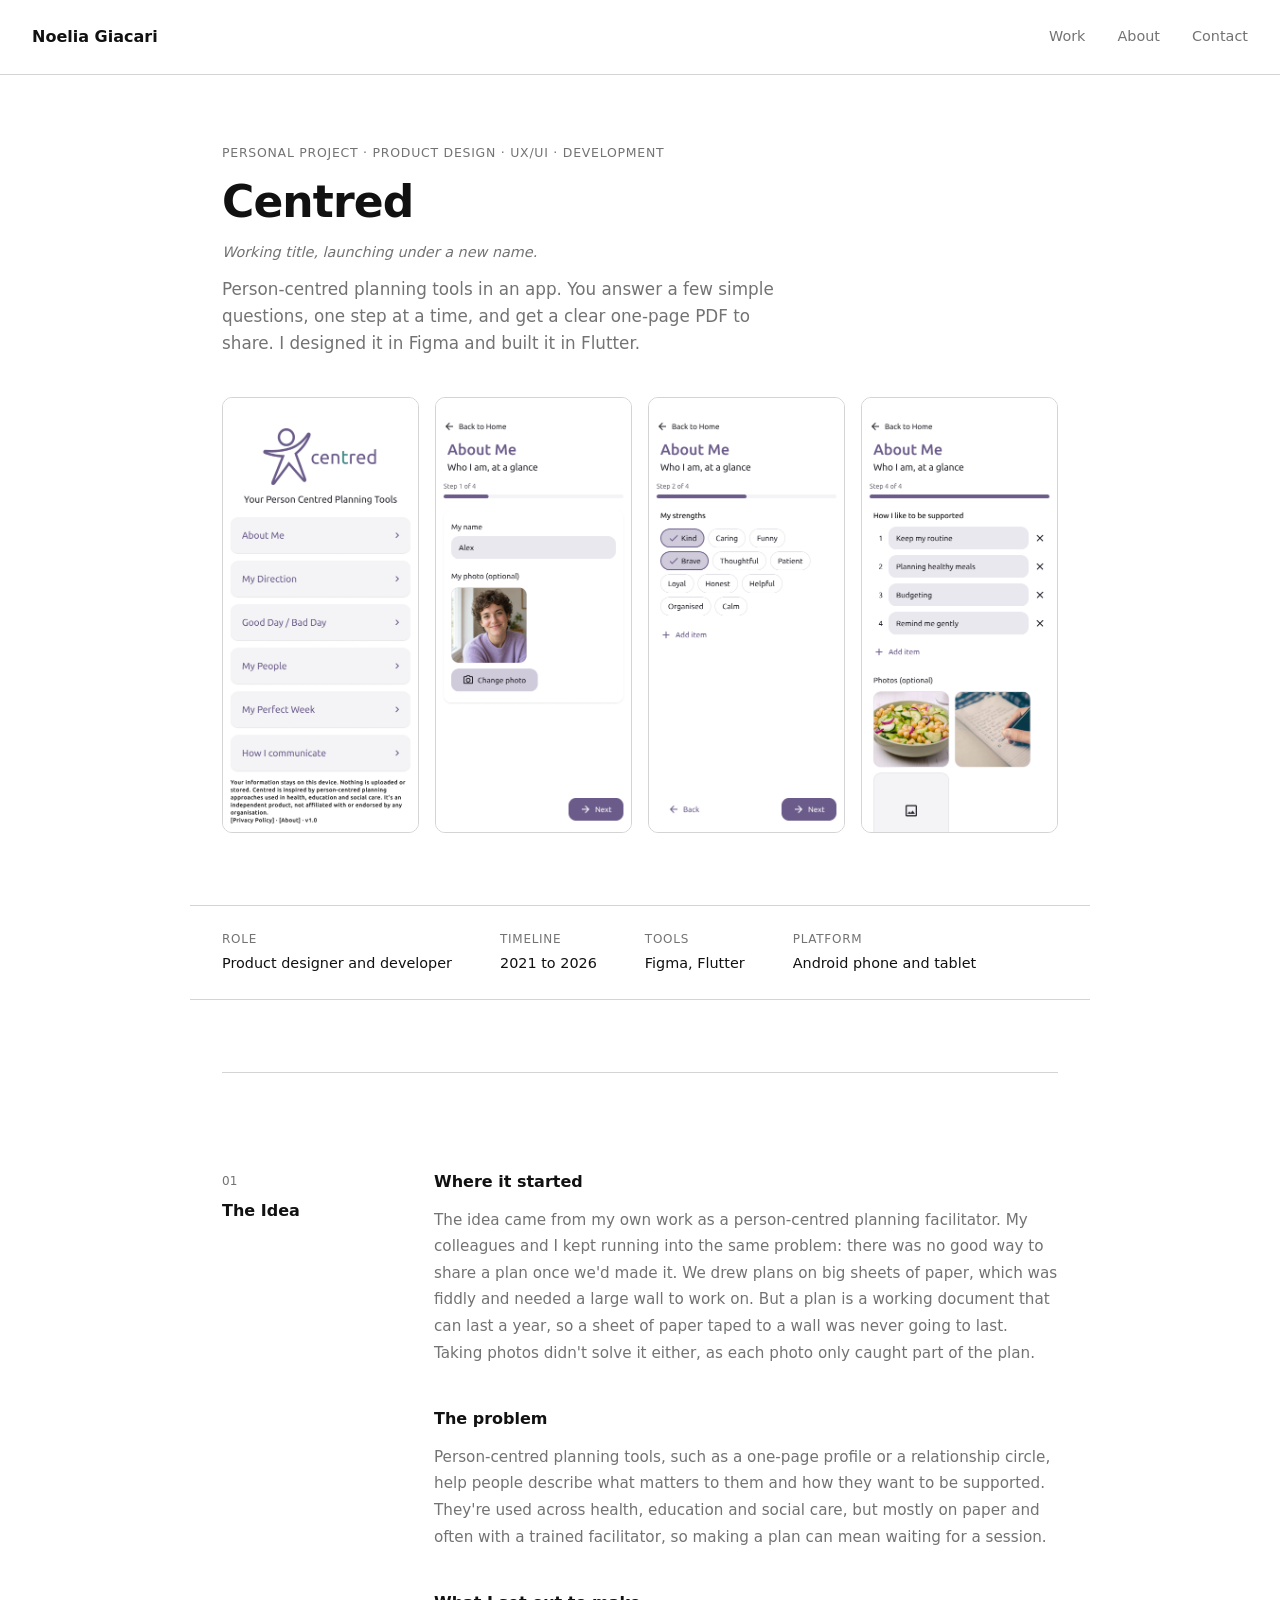
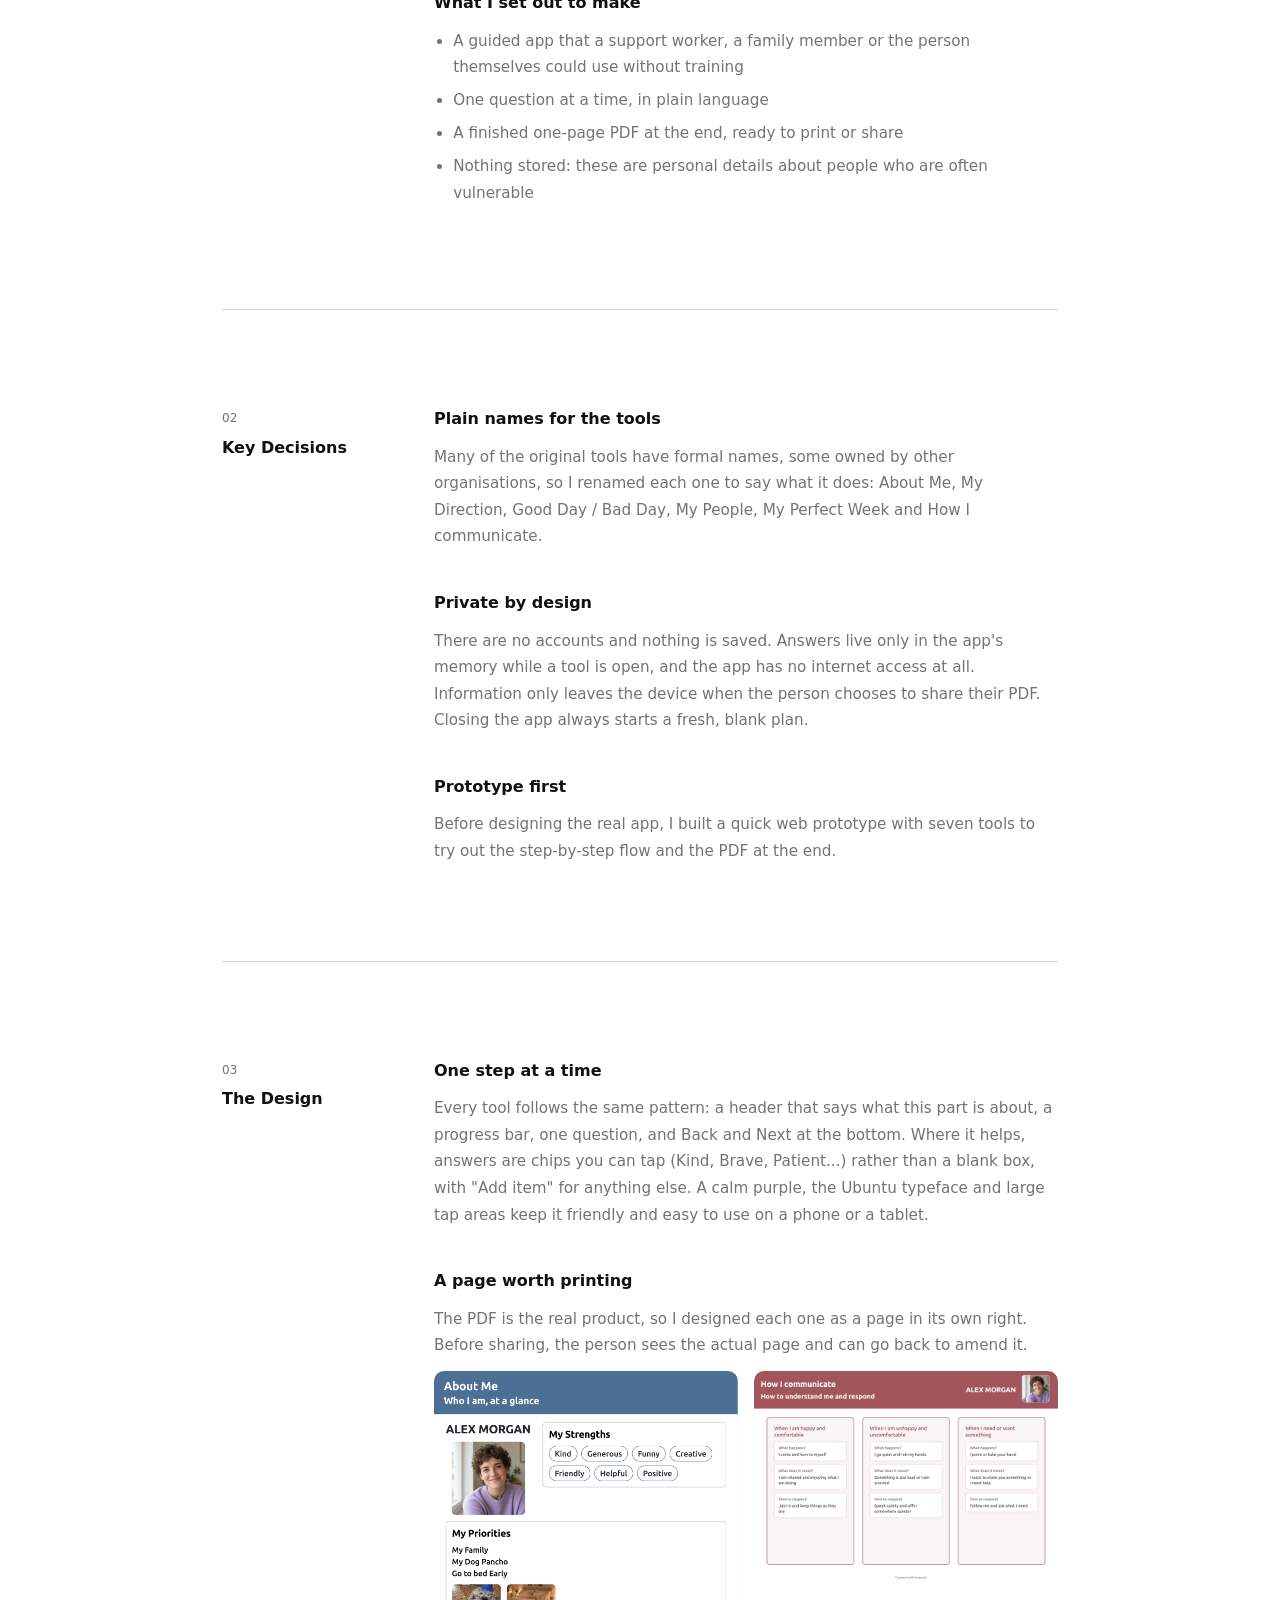
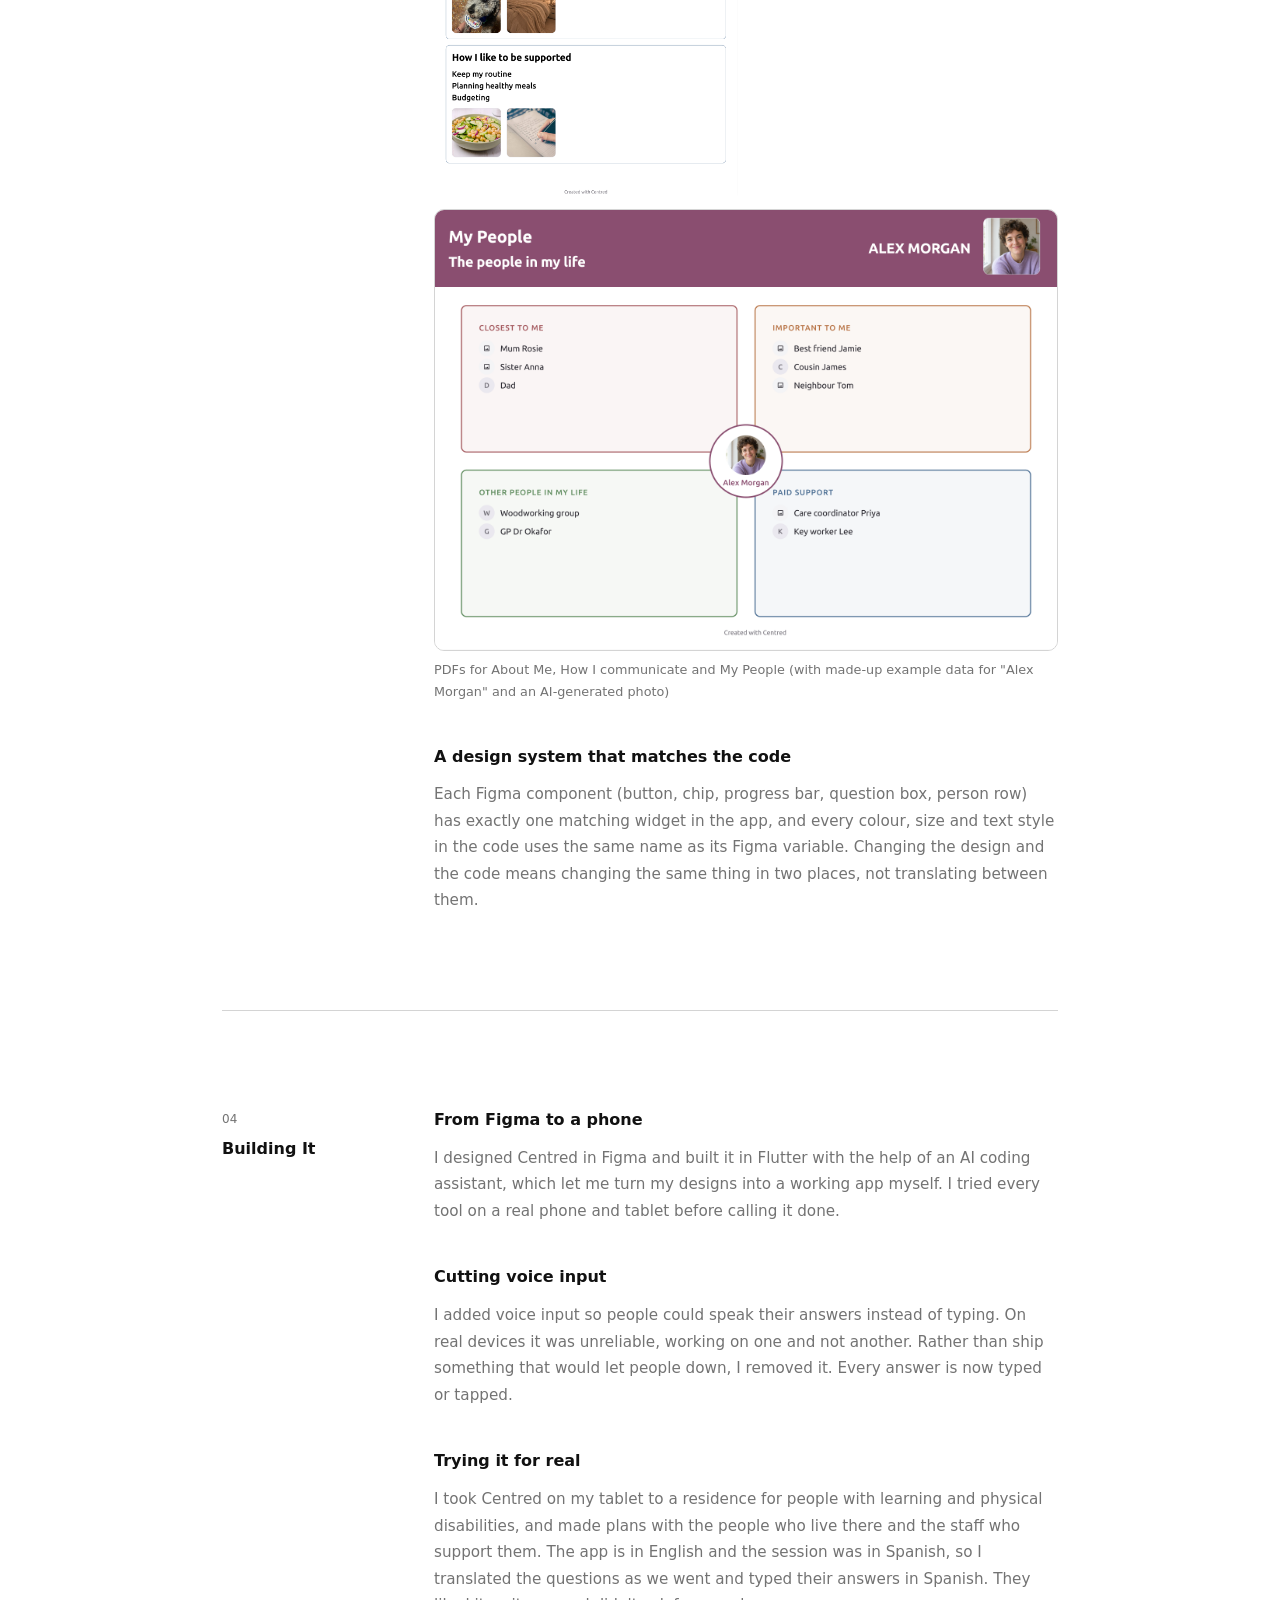
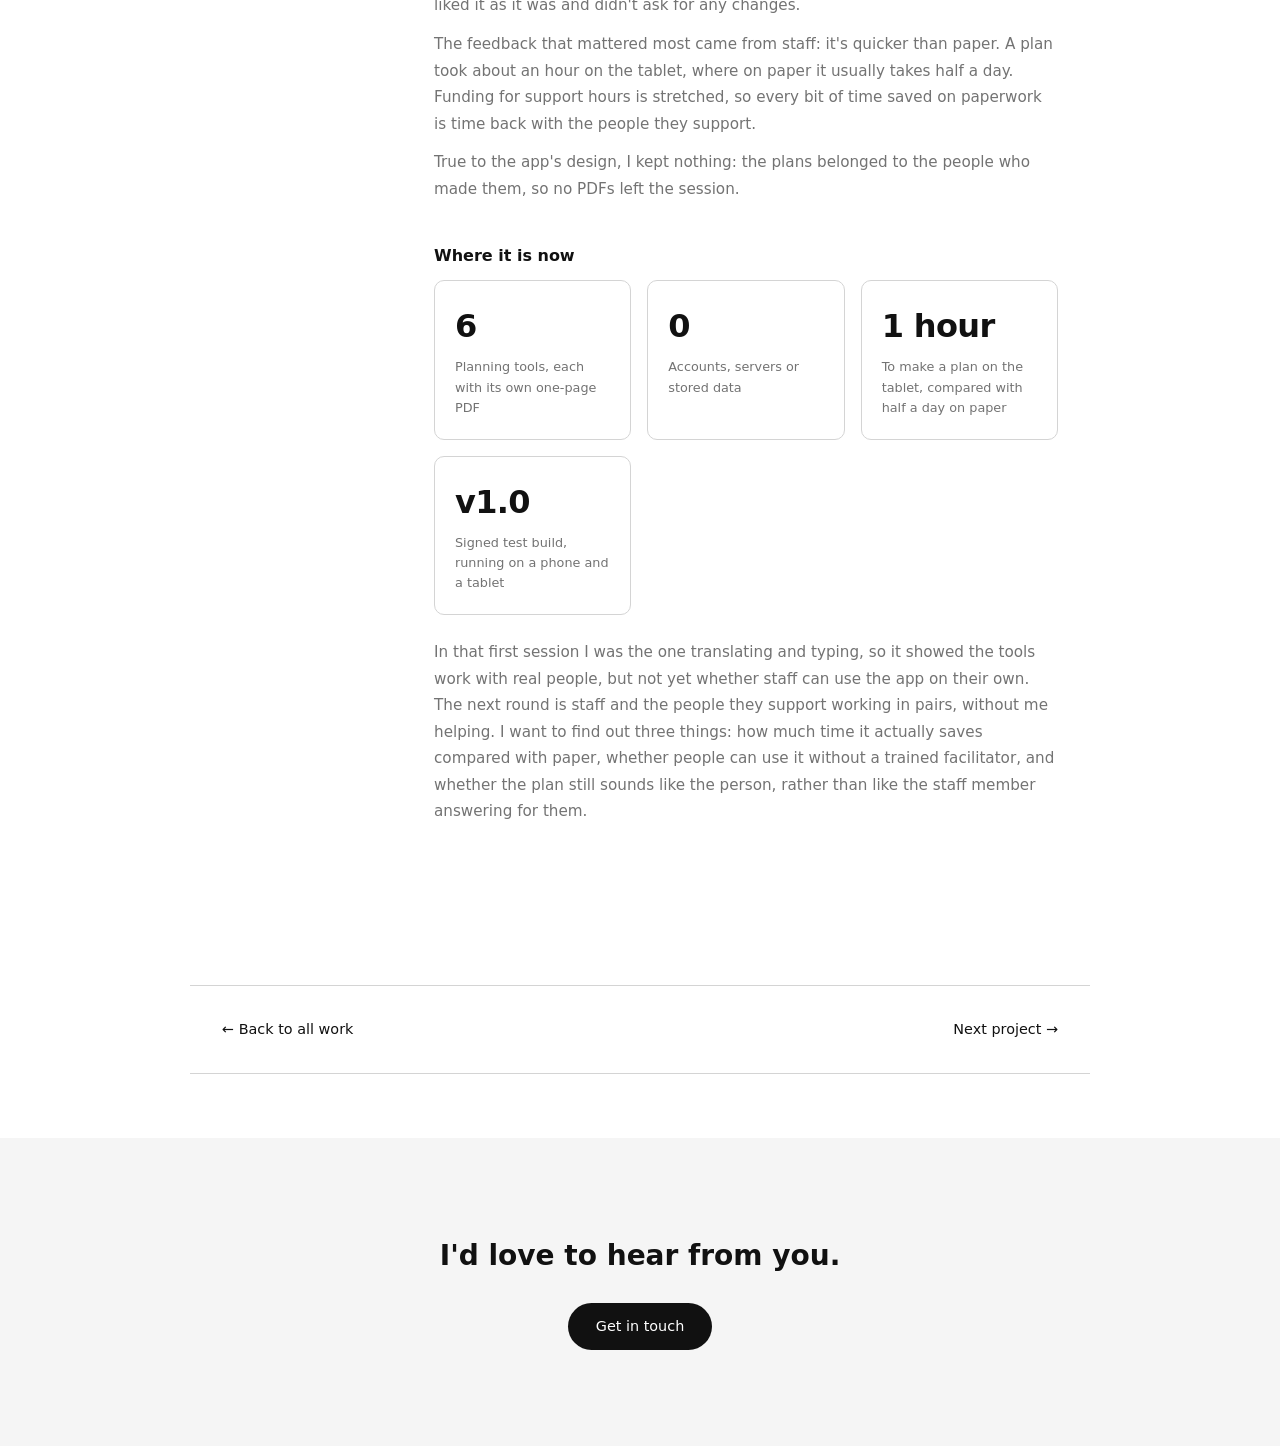
<file: centred.html>
<!DOCTYPE html>
<html lang="en">
<head>
  <meta charset="UTF-8" />
  <meta name="viewport" content="width=device-width, initial-scale=1.0" />
  <title>Centred · Noelia Giacari</title>
  <link rel="stylesheet" href="style.css" />
</head>
<body>

  <!-- NAV -->
  <nav>
    <a href="index.html" class="nav-logo">Noelia Giacari</a>
    <div class="nav-links">
      <a href="index.html">Work</a>
      <a href="about.html">About</a>
      <a href="mailto:ngiacari@gmail.com">Contact</a>
    </div>
  </nav>

  <!-- HERO -->
  <header class="cs-hero">
    <div class="cs-hero-text">
      <span class="tag">Personal project · Product Design · UX/UI · Development</span>
      <h1>Centred</h1>
      <p class="cs-note">Working title, launching under a new name.</p>
      <p class="cs-subtitle">Person-centred planning tools in an app. You answer a few simple questions, one step at a time, and get a clear one-page PDF to share. I designed it in Figma and built it in Flutter.</p>
    </div>
    <div class="cs-screens">
      <img src="images/centred/home.png" alt="Centred home screen listing six planning tools" />
      <img src="images/centred/about-me-1.png" alt="About Me step 1: name and photo" />
      <img src="images/centred/about-me-2.png" alt="About Me step 2: choosing strengths from chips" />
      <img src="images/centred/about-me-4.png" alt="About Me step 4: how to support me" />
    </div>
  </header>

  <!-- METADATA -->
  <section class="cs-meta">
    <div class="meta-item">
      <span class="meta-label">Role</span>
      <span class="meta-value">Product designer and developer</span>
    </div>
    <div class="meta-item">
      <span class="meta-label">Timeline</span>
      <span class="meta-value">2021 to 2026</span>
    </div>
    <div class="meta-item">
      <span class="meta-label">Tools</span>
      <span class="meta-value">Figma, Flutter</span>
    </div>
    <div class="meta-item">
      <span class="meta-label">Platform</span>
      <span class="meta-value">Android phone and tablet</span>
    </div>
  </section>

  <main class="cs-content">

    <!-- 01 THE IDEA -->
    <section class="cs-section">
      <div class="cs-section-label">
        <span>01</span>
        <h2>The Idea</h2>
      </div>
      <div class="cs-section-body">

        <div class="cs-block">
          <h3>Where it started</h3>
          <p>
            The idea came from my own work as a person-centred planning facilitator. My
            colleagues and I kept running into the same problem: there was no good way to share
            a plan once we'd made it. We drew plans on big sheets of paper, which was fiddly and
            needed a large wall to work on. But a plan is a working document that can last a
            year, so a sheet of paper taped to a wall was never going to last. Taking photos
            didn't solve it either, as each photo only caught part of the plan.
          </p>
        </div>

        <div class="cs-block">
          <h3>The problem</h3>
          <p>
            Person-centred planning tools, such as a one-page profile or a relationship circle,
            help people describe what matters to them and how they want to be supported.
            They're used across health, education and social care, but mostly on paper and
            often with a trained facilitator, so making a plan can mean waiting for a session.
          </p>
        </div>

        <div class="cs-block">
          <h3>What I set out to make</h3>
          <ul>
            <li>A guided app that a support worker, a family member or the person themselves could use without training</li>
            <li>One question at a time, in plain language</li>
            <li>A finished one-page PDF at the end, ready to print or share</li>
            <li>Nothing stored: these are personal details about people who are often vulnerable</li>
          </ul>
        </div>

      </div>
    </section>

    <!-- 02 KEY DECISIONS -->
    <section class="cs-section">
      <div class="cs-section-label">
        <span>02</span>
        <h2>Key Decisions</h2>
      </div>
      <div class="cs-section-body">

        <div class="cs-block">
          <h3>Plain names for the tools</h3>
          <p>
            Many of the original tools have formal names, some owned by other organisations, so I renamed each one
            to say what it does: About Me, My Direction, Good Day / Bad Day, My People,
            My Perfect Week and How I communicate.
          </p>
        </div>

        <div class="cs-block">
          <h3>Private by design</h3>
          <p>
            There are no accounts and nothing is saved. Answers live only in the app's memory
            while a tool is open, and the app has no internet access at all. Information only
            leaves the device when the person chooses to share their PDF. Closing the app always
            starts a fresh, blank plan.
          </p>
        </div>

        <div class="cs-block">
          <h3>Prototype first</h3>
          <p>
            Before designing the real app, I built a quick web prototype with seven tools to try
            out the step-by-step flow and the PDF at the end.
          </p>
        </div>

      </div>
    </section>

    <!-- 03 THE DESIGN -->
    <section class="cs-section">
      <div class="cs-section-label">
        <span>03</span>
        <h2>The Design</h2>
      </div>
      <div class="cs-section-body">

        <div class="cs-block">
          <h3>One step at a time</h3>
          <p>
            Every tool follows the same pattern: a header that says what this part is about, a
            progress bar, one question, and Back and Next at the bottom. Where it helps, answers
            are chips you can tap (Kind, Brave, Patient...) rather than a blank box, with
            "Add item" for anything else. A calm purple, the Ubuntu typeface and large tap areas
            keep it friendly and easy to use on a phone or a tablet.
          </p>
        </div>

        <div class="cs-block">
          <h3>A page worth printing</h3>
          <p>
            The PDF is the real product, so I designed each one as a page in its own right.
            Before sharing, the person sees the actual page and can go back to amend it.
          </p>
          <div class="cs-img-grid">
            <img src="images/centred/pdf-about-me.png" alt="About Me PDF, a portrait one-page profile" />
            <img src="images/centred/pdf-how-i-communicate.png" alt="How I communicate PDF, three situation cards" />
          </div>
          <img class="cs-img-full-real" src="images/centred/pdf-my-people.png" alt="My People PDF: four coloured quadrants around the person's name" />
          <p class="img-caption">PDFs for About Me, How I communicate and My People (with made-up example data for "Alex Morgan" and an AI-generated photo)</p>
        </div>

        <div class="cs-block">
          <h3>A design system that matches the code</h3>
          <p>
            Each Figma component (button, chip, progress bar, question box, person row) has
            exactly one matching widget in the app, and every colour, size and text style in the
            code uses the same name as its Figma variable. Changing the design and the code
            means changing the same thing in two places, not translating between them.
          </p>
        </div>

      </div>
    </section>

    <!-- 04 BUILDING IT -->
    <section class="cs-section">
      <div class="cs-section-label">
        <span>04</span>
        <h2>Building It</h2>
      </div>
      <div class="cs-section-body">

        <div class="cs-block">
          <h3>From Figma to a phone</h3>
          <p>
            I designed Centred in Figma and built it in Flutter with the help of an AI coding
            assistant, which let me turn my designs into a working app myself. I tried every
            tool on a real phone and tablet before calling it done.
          </p>
        </div>

        <div class="cs-block">
          <h3>Cutting voice input</h3>
          <p>
            I added voice input so people could speak their answers instead of typing. On real
            devices it was unreliable, working on one and not another. Rather than ship
            something that would let people down, I removed it. Every answer is now typed or
            tapped.
          </p>
        </div>

        <div class="cs-block">
          <h3>Trying it for real</h3>
          <p>
            I took Centred on my tablet to a residence for people with learning and physical
            disabilities, and made plans with the people who live there and the staff who
            support them. The app is in English and the session was in Spanish, so I translated
            the questions as we went and typed their answers in Spanish. They liked it as it was
            and didn't ask for any changes.
          </p>
          <p style="margin-top: 0.75rem;">
            The feedback that mattered most came from staff: it's quicker than paper. A plan
            took about an hour on the tablet, where on paper it usually takes half a day.
            Funding for support hours is stretched, so every bit of time saved on paperwork is
            time back with the people they support.
          </p>
          <p style="margin-top: 0.75rem;">
            True to the app's design, I kept nothing: the plans belonged to the people who
            made them, so no PDFs left the session.
          </p>
        </div>

        <div class="cs-block">
          <h3>Where it is now</h3>
          <div class="results-grid">
            <div class="result-item">
              <span class="result-stat">6</span>
              <span class="result-desc">Planning tools, each with its own one-page PDF</span>
            </div>
            <div class="result-item">
              <span class="result-stat">0</span>
              <span class="result-desc">Accounts, servers or stored data</span>
            </div>
            <div class="result-item">
              <span class="result-stat">1 hour</span>
              <span class="result-desc">To make a plan on the tablet, compared with half a day on paper</span>
            </div>
            <div class="result-item">
              <span class="result-stat">v1.0</span>
              <span class="result-desc">Signed test build, running on a phone and a tablet</span>
            </div>
          </div>
          <p>
            In that first session I was the one translating and typing, so it showed the tools
            work with real people, but not yet whether staff can use the app on their own. The
            next round is staff and the people they support working in pairs, without me
            helping. I want to find out three things: how much time it actually saves compared
            with paper, whether people can use it without a trained facilitator, and whether
            the plan still sounds like the person, rather than like the staff member answering
            for them.
          </p>
        </div>

      </div>
    </section>

  </main>

  <!-- CASE STUDY NAVIGATION -->
  <nav class="cs-nav">
    <a href="index.html" class="cs-nav-link">← Back to all work</a>
    <a href="artisancrafts.html" class="cs-nav-link">Next project →</a>
  </nav>

  <!-- CONTACT CTA -->
  <section class="cta">
    <h2>I'd love to hear from you.</h2>
    <a href="mailto:ngiacari@gmail.com" class="btn">Get in touch</a>
  </section>

</body>
</html>
</file>
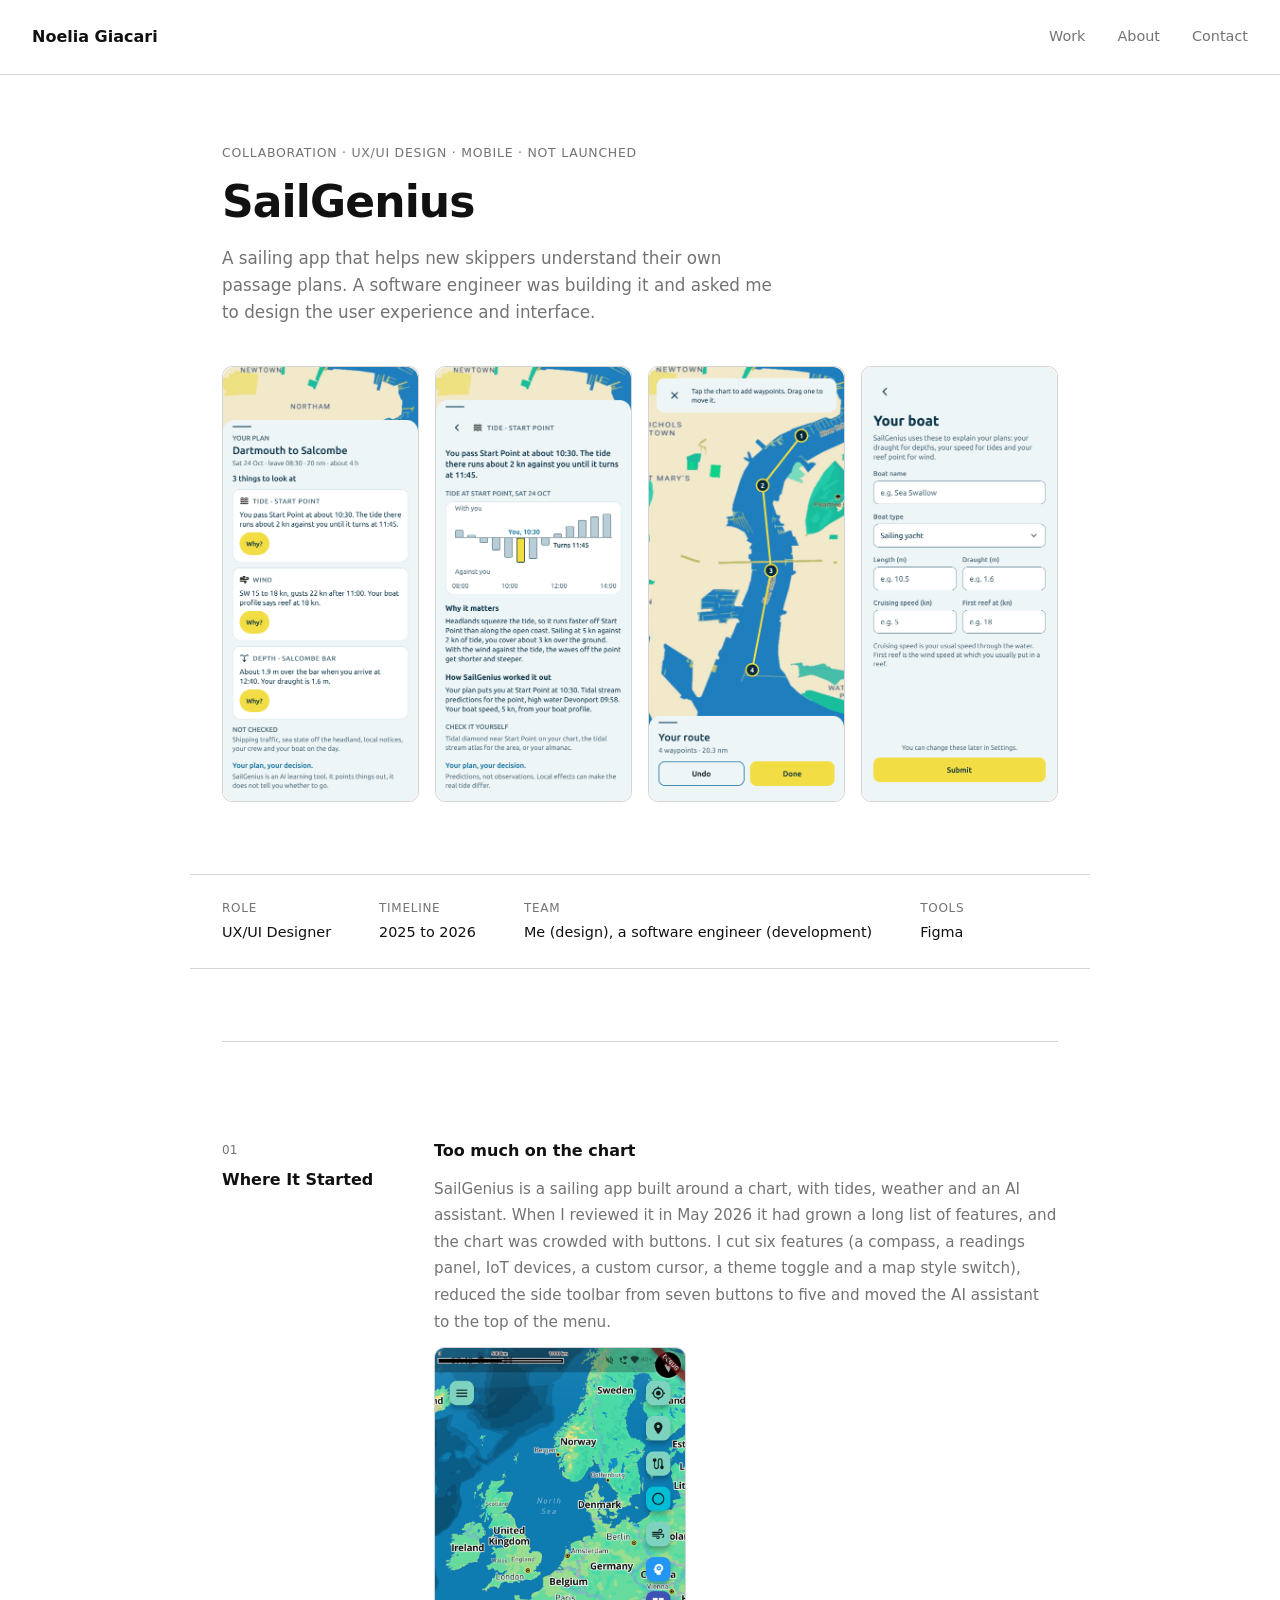
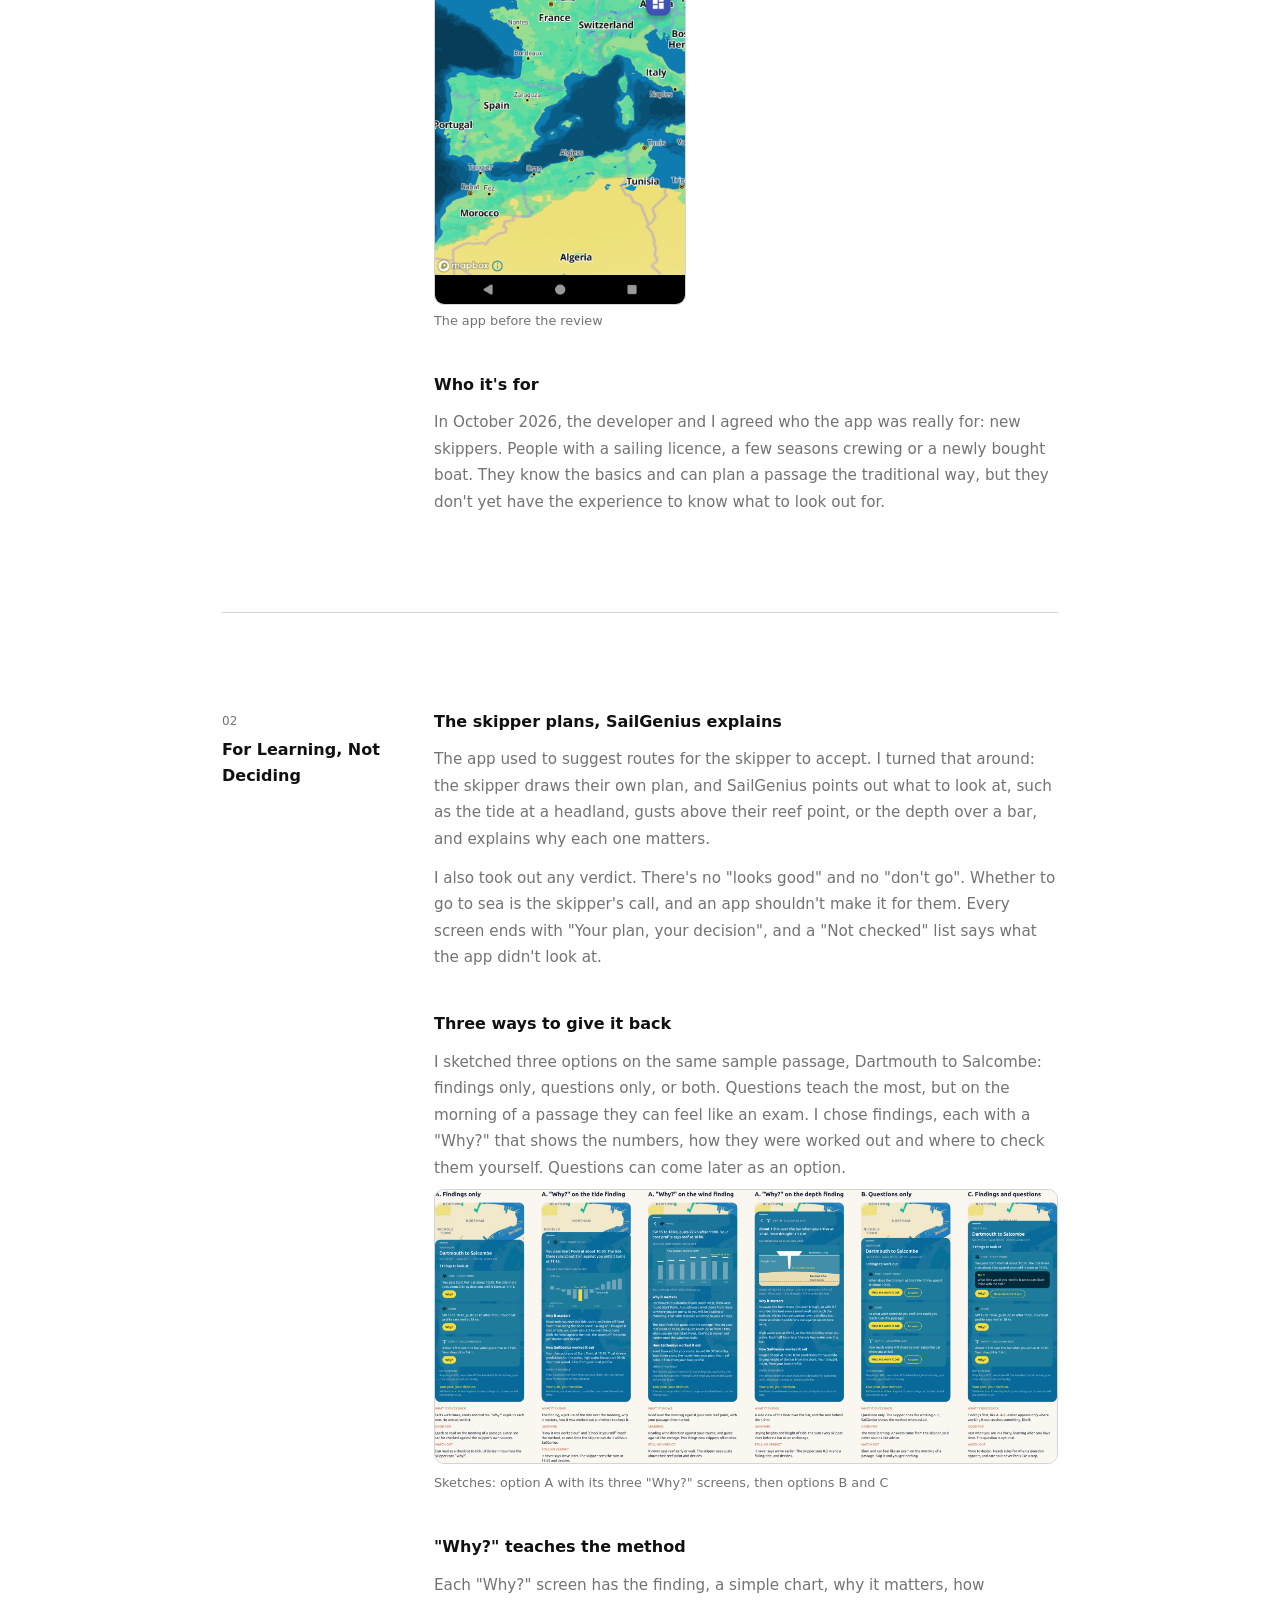
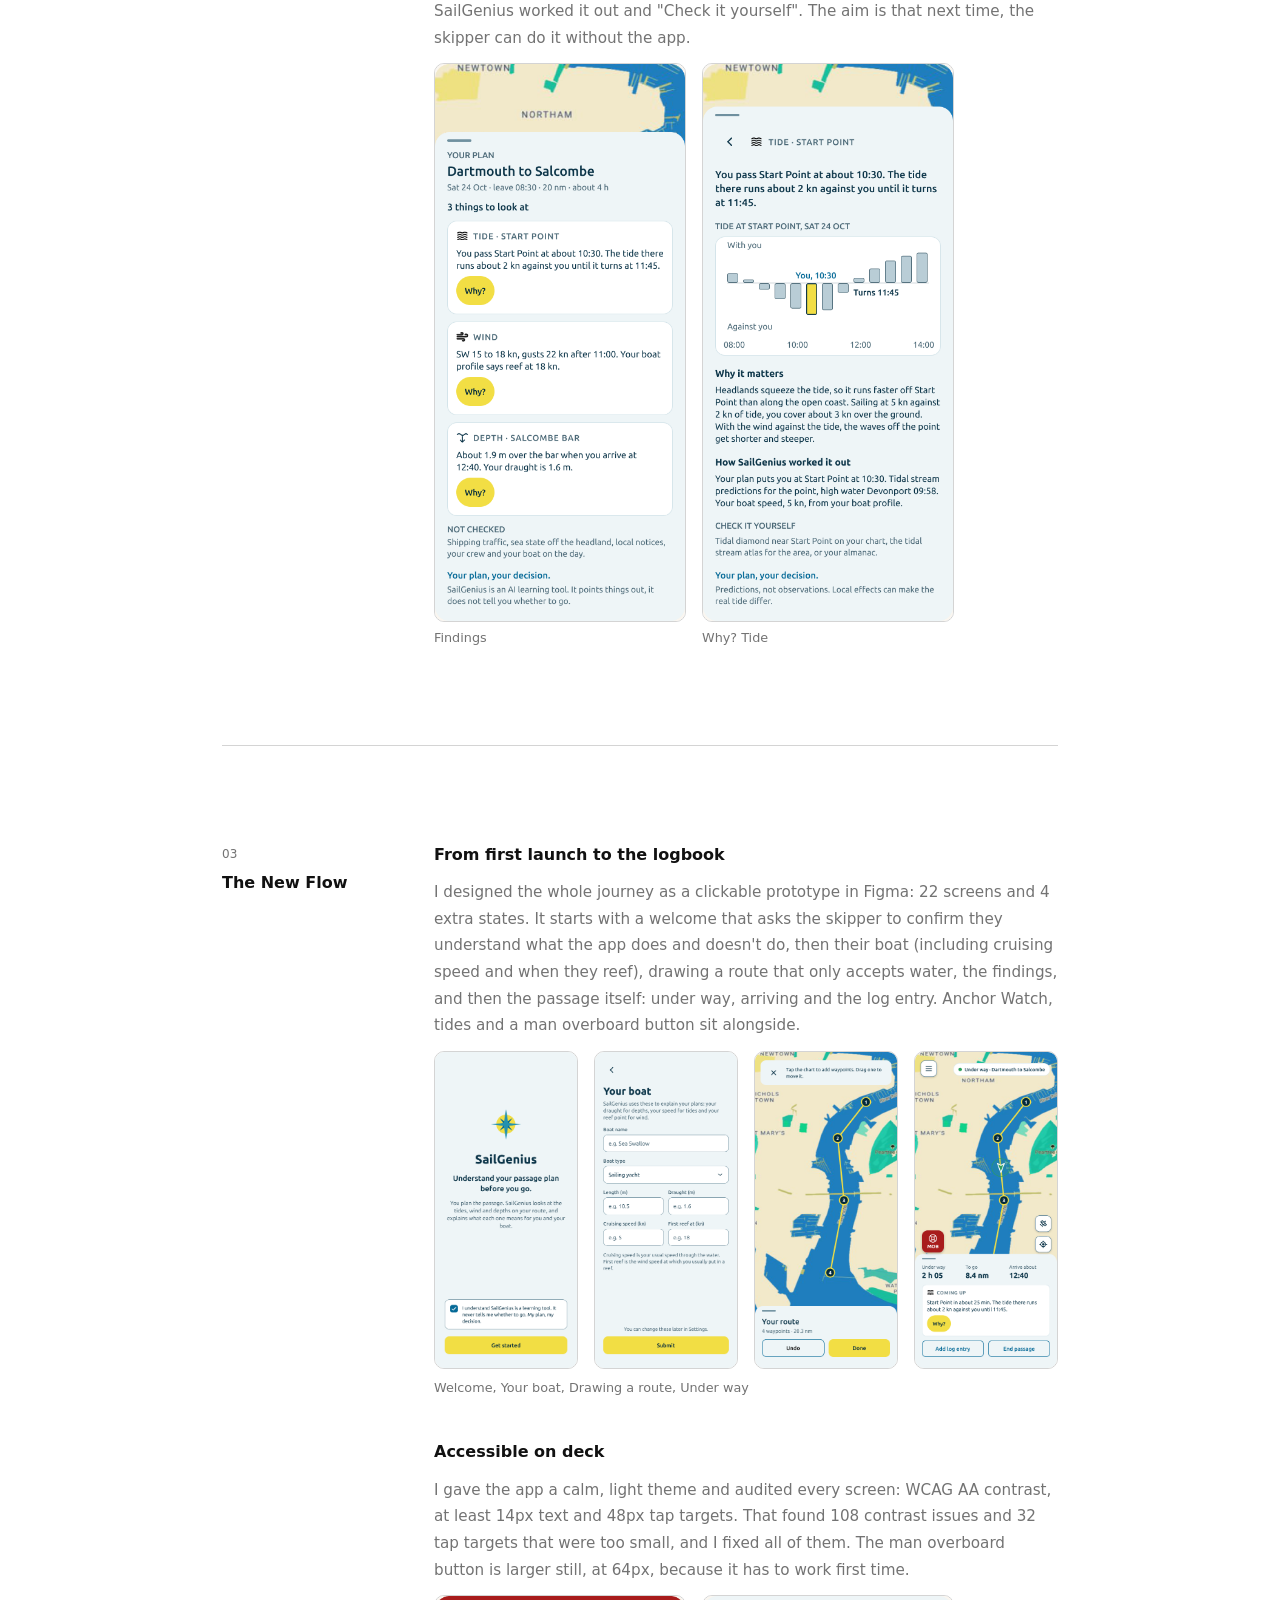
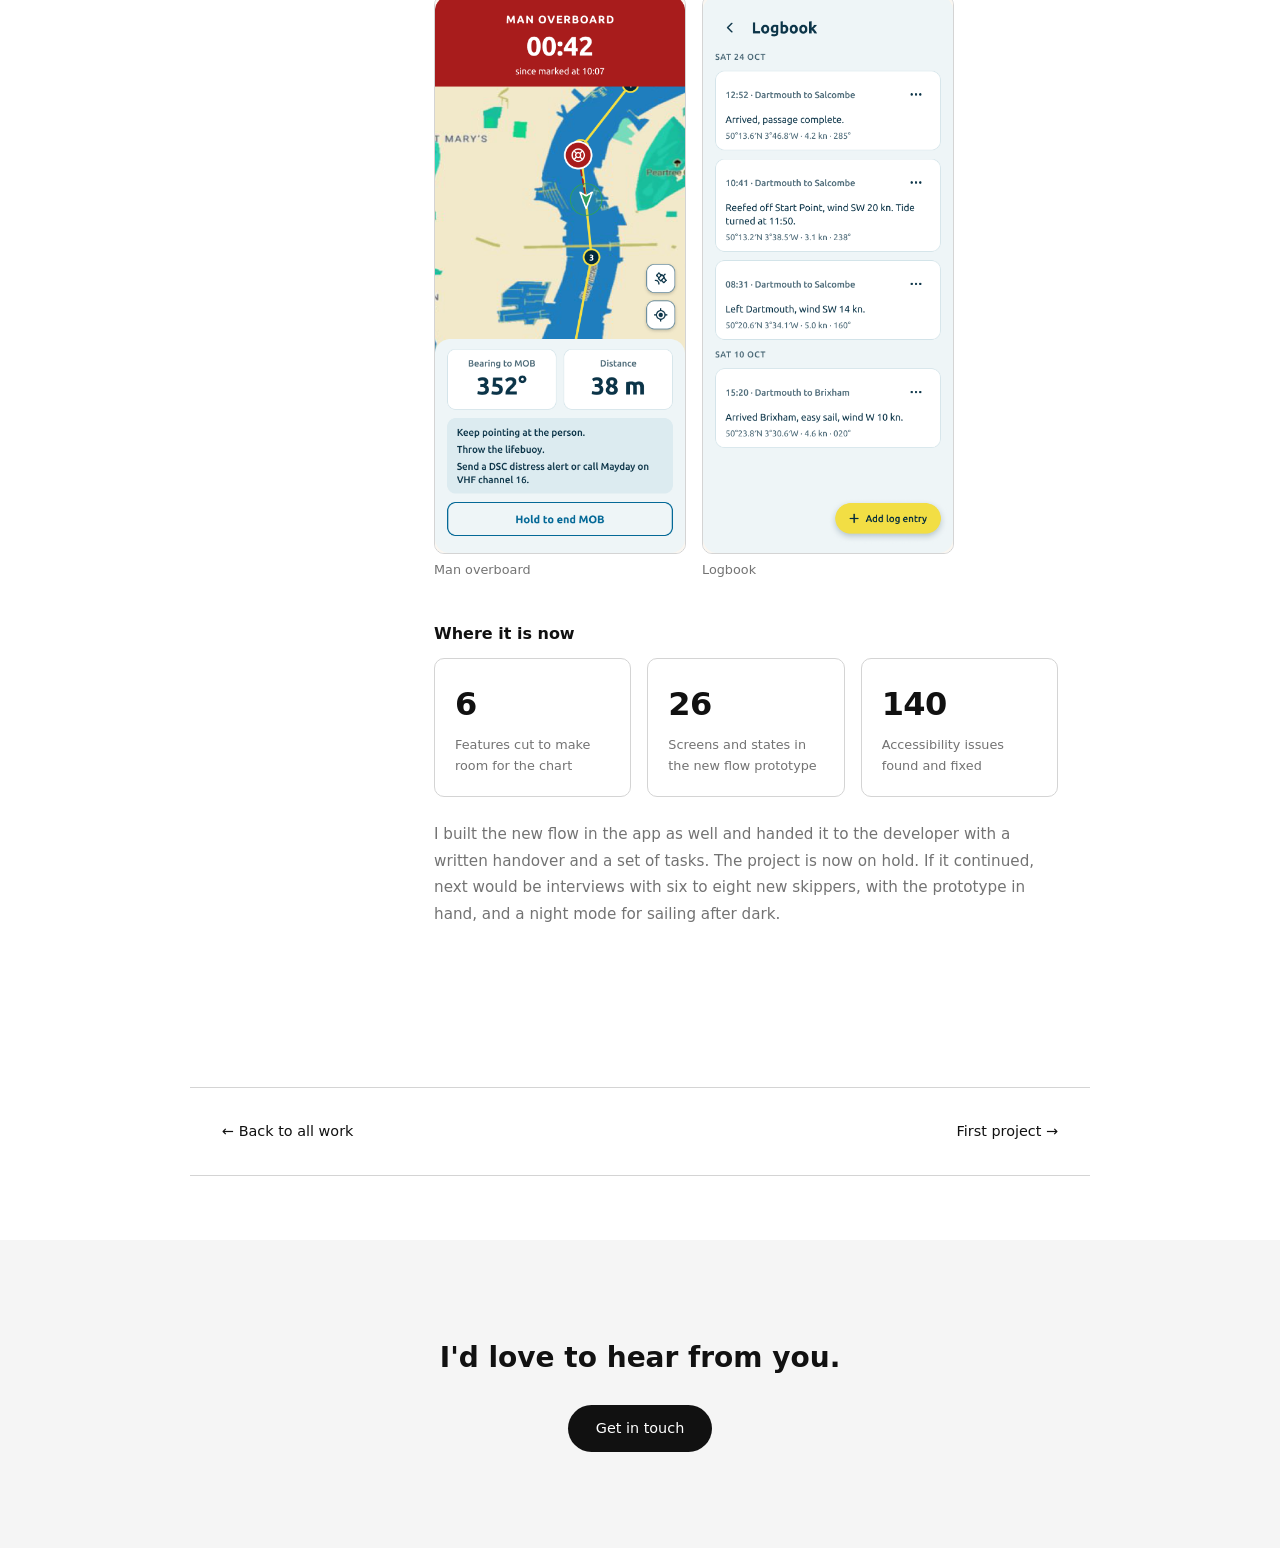
<file: sailgenius.html>
<!DOCTYPE html>
<html lang="en">
<head>
  <meta charset="UTF-8" />
  <meta name="viewport" content="width=device-width, initial-scale=1.0" />
  <title>SailGenius · Noelia Giacari</title>
  <link rel="stylesheet" href="style.css" />
</head>
<body>

  <!-- NAV -->
  <nav>
    <a href="index.html" class="nav-logo">Noelia Giacari</a>
    <div class="nav-links">
      <a href="index.html">Work</a>
      <a href="about.html">About</a>
      <a href="mailto:ngiacari@gmail.com">Contact</a>
    </div>
  </nav>

  <!-- HERO -->
  <header class="cs-hero">
    <div class="cs-hero-text">
      <span class="tag">Collaboration · UX/UI Design · Mobile · Not launched</span>
      <h1>SailGenius</h1>
      <p class="cs-subtitle">A sailing app that helps new skippers understand their own passage plans. A software engineer was building it and asked me to design the user experience and interface.</p>
    </div>
    <div class="cs-screens">
      <img src="images/sailgenius/findings.png" alt="SailGenius findings for a passage from Dartmouth to Salcombe" />
      <img src="images/sailgenius/why-tide.png" alt="SailGenius explaining the tide at Start Point" />
      <img src="images/sailgenius/draw-route.png" alt="Drawing a route on the chart" />
      <img src="images/sailgenius/your-boat.png" alt="Your boat: boat details including cruising speed and reef point" />
    </div>
  </header>

  <!-- METADATA -->
  <section class="cs-meta">
    <div class="meta-item">
      <span class="meta-label">Role</span>
      <span class="meta-value">UX/UI Designer</span>
    </div>
    <div class="meta-item">
      <span class="meta-label">Timeline</span>
      <span class="meta-value">2025 to 2026</span>
    </div>
    <div class="meta-item">
      <span class="meta-label">Team</span>
      <span class="meta-value">Me (design), a software engineer (development)</span>
    </div>
    <div class="meta-item">
      <span class="meta-label">Tools</span>
      <span class="meta-value">Figma</span>
    </div>
  </section>

  <main class="cs-content">

    <!-- 01 SAILGENIUS: STARTING POINT -->
    <section class="cs-section">
      <div class="cs-section-label">
        <span>01</span>
        <h2>Where It Started</h2>
      </div>
      <div class="cs-section-body">

        <div class="cs-block">
          <h3>Too much on the chart</h3>
          <p>
            SailGenius is a sailing app built around a chart, with tides, weather and an AI
            assistant. When I reviewed it in May 2026 it had grown a long list of features,
            and the chart was crowded with buttons. I cut six features (a compass, a readings
            panel, IoT devices, a custom cursor, a theme toggle and a map style switch),
            reduced the side toolbar from seven buttons to five and moved the AI assistant to
            the top of the menu.
          </p>
          <div class="cs-img-grid pair">
            <figure>
              <img src="images/sailgenius/before-map.png" alt="Earlier SailGenius build: a map of Europe with seven buttons down the side" />
              <figcaption>The app before the review</figcaption>
            </figure>
          </div>
        </div>

        <div class="cs-block">
          <h3>Who it's for</h3>
          <p>
            In October 2026, the developer and I agreed who the app was really for: new
            skippers. People with a sailing licence, a few seasons crewing or a
            newly bought boat. They know the basics and can plan a passage the traditional way,
            but they don't yet have the experience to know what to look out for.
          </p>
        </div>

      </div>
    </section>

    <!-- 02 SAILGENIUS: A NEW DIRECTION -->
    <section class="cs-section">
      <div class="cs-section-label">
        <span>02</span>
        <h2>For Learning, Not Deciding</h2>
      </div>
      <div class="cs-section-body">

        <div class="cs-block">
          <h3>The skipper plans, SailGenius explains</h3>
          <p>
            The app used to suggest routes for the skipper to accept. I turned that around:
            the skipper draws their own plan, and SailGenius points out what to look at, such as
            the tide at a headland, gusts above their reef point, or the depth over a bar, and
            explains why each one matters.
          </p>
          <p style="margin-top: 0.75rem;">
            I also took out any verdict. There's no "looks good" and no "don't go". Whether
            to go to sea is the skipper's call, and an app shouldn't make it for them. Every
            screen ends with "Your plan, your decision", and a "Not checked" list says what
            the app didn't look at.
          </p>
        </div>

        <div class="cs-block">
          <h3>Three ways to give it back</h3>
          <p>
            I sketched three options on the same sample passage, Dartmouth to Salcombe:
            findings only, questions only, or both. Questions teach the most, but on the
            morning of a passage they can feel like an exam. I chose findings, each with a
            "Why?" that shows the numbers, how they were worked out and where to check them
            yourself. Questions can come later as an option.
          </p>
          <img class="cs-img-full-real" src="images/sailgenius/sketches.png" alt="Sketches of three options: findings only, the Why? screens for tide, wind and depth, questions only, and findings with questions" />
          <p class="img-caption">Sketches: option A with its three "Why?" screens, then options B and C</p>
        </div>

        <div class="cs-block">
          <h3>"Why?" teaches the method</h3>
          <p>
            Each "Why?" screen has the finding, a simple chart, why it matters, how SailGenius
            worked it out and "Check it yourself". The aim is that next time, the skipper can
            do it without the app.
          </p>
          <div class="cs-img-grid pair">
            <figure>
              <img src="images/sailgenius/findings.png" alt="Findings: tide, wind and depth, each with a Why? button" />
              <figcaption>Findings</figcaption>
            </figure>
            <figure>
              <img src="images/sailgenius/why-tide.png" alt="Why? screen for the tide at Start Point with a bar chart" />
              <figcaption>Why? Tide</figcaption>
            </figure>
          </div>
        </div>

      </div>
    </section>

    <!-- 03 SAILGENIUS: THE NEW FLOW -->
    <section class="cs-section">
      <div class="cs-section-label">
        <span>03</span>
        <h2>The New Flow</h2>
      </div>
      <div class="cs-section-body">

        <div class="cs-block">
          <h3>From first launch to the logbook</h3>
          <p>
            I designed the whole journey as a clickable prototype in Figma: 22 screens and 4
            extra states. It starts with a welcome that asks the skipper to confirm they
            understand what the app does and doesn't do, then their boat (including cruising
            speed and when they reef), drawing a route that only accepts water, the findings,
            and then the passage itself: under way, arriving and the log entry. Anchor Watch,
            tides and a man overboard button sit alongside.
          </p>
          <div class="cs-screens">
            <img src="images/sailgenius/welcome.png" alt="Welcome screen with an I understand button" />
            <img src="images/sailgenius/your-boat.png" alt="Your boat: boat details including cruising speed and reef point" />
            <img src="images/sailgenius/draw-route.png" alt="Drawing a route on the chart" />
            <img src="images/sailgenius/under-way.png" alt="Under way screen during a passage" />
          </div>
          <p class="img-caption">Welcome, Your boat, Drawing a route, Under way</p>
        </div>

        <div class="cs-block">
          <h3>Accessible on deck</h3>
          <p>
            I gave the app a calm, light theme and audited every screen: WCAG AA contrast,
            at least 14px text and 48px tap targets. That found 108 contrast issues and 32 tap
            targets that were too small, and I fixed all of them. The man overboard button is
            larger still, at 64px, because it has to work first time.
          </p>
          <div class="cs-img-grid pair">
            <figure>
              <img src="images/sailgenius/mob-active.png" alt="Man overboard active screen" />
              <figcaption>Man overboard</figcaption>
            </figure>
            <figure>
              <img src="images/sailgenius/logbook.png" alt="Logbook with past passages" />
              <figcaption>Logbook</figcaption>
            </figure>
          </div>
        </div>

        <div class="cs-block">
          <h3>Where it is now</h3>
          <div class="results-grid">
            <div class="result-item">
              <span class="result-stat">6</span>
              <span class="result-desc">Features cut to make room for the chart</span>
            </div>
            <div class="result-item">
              <span class="result-stat">26</span>
              <span class="result-desc">Screens and states in the new flow prototype</span>
            </div>
            <div class="result-item">
              <span class="result-stat">140</span>
              <span class="result-desc">Accessibility issues found and fixed</span>
            </div>
          </div>
          <p>
            I built the new flow in the app as well and handed it to the developer with a written
            handover and a set of tasks. The project is now on hold. If it continued, next
            would be interviews with six to eight new skippers, with the prototype in hand, and
            a night mode for sailing after dark.
          </p>
        </div>

      </div>
    </section>

  </main>

  <!-- CASE STUDY NAVIGATION -->
  <nav class="cs-nav">
    <a href="index.html" class="cs-nav-link">← Back to all work</a>
    <a href="centred.html" class="cs-nav-link">First project →</a>
  </nav>

  <!-- CONTACT CTA -->
  <section class="cta">
    <h2>I'd love to hear from you.</h2>
    <a href="mailto:ngiacari@gmail.com" class="btn">Get in touch</a>
  </section>

</body>
</html>
</file>
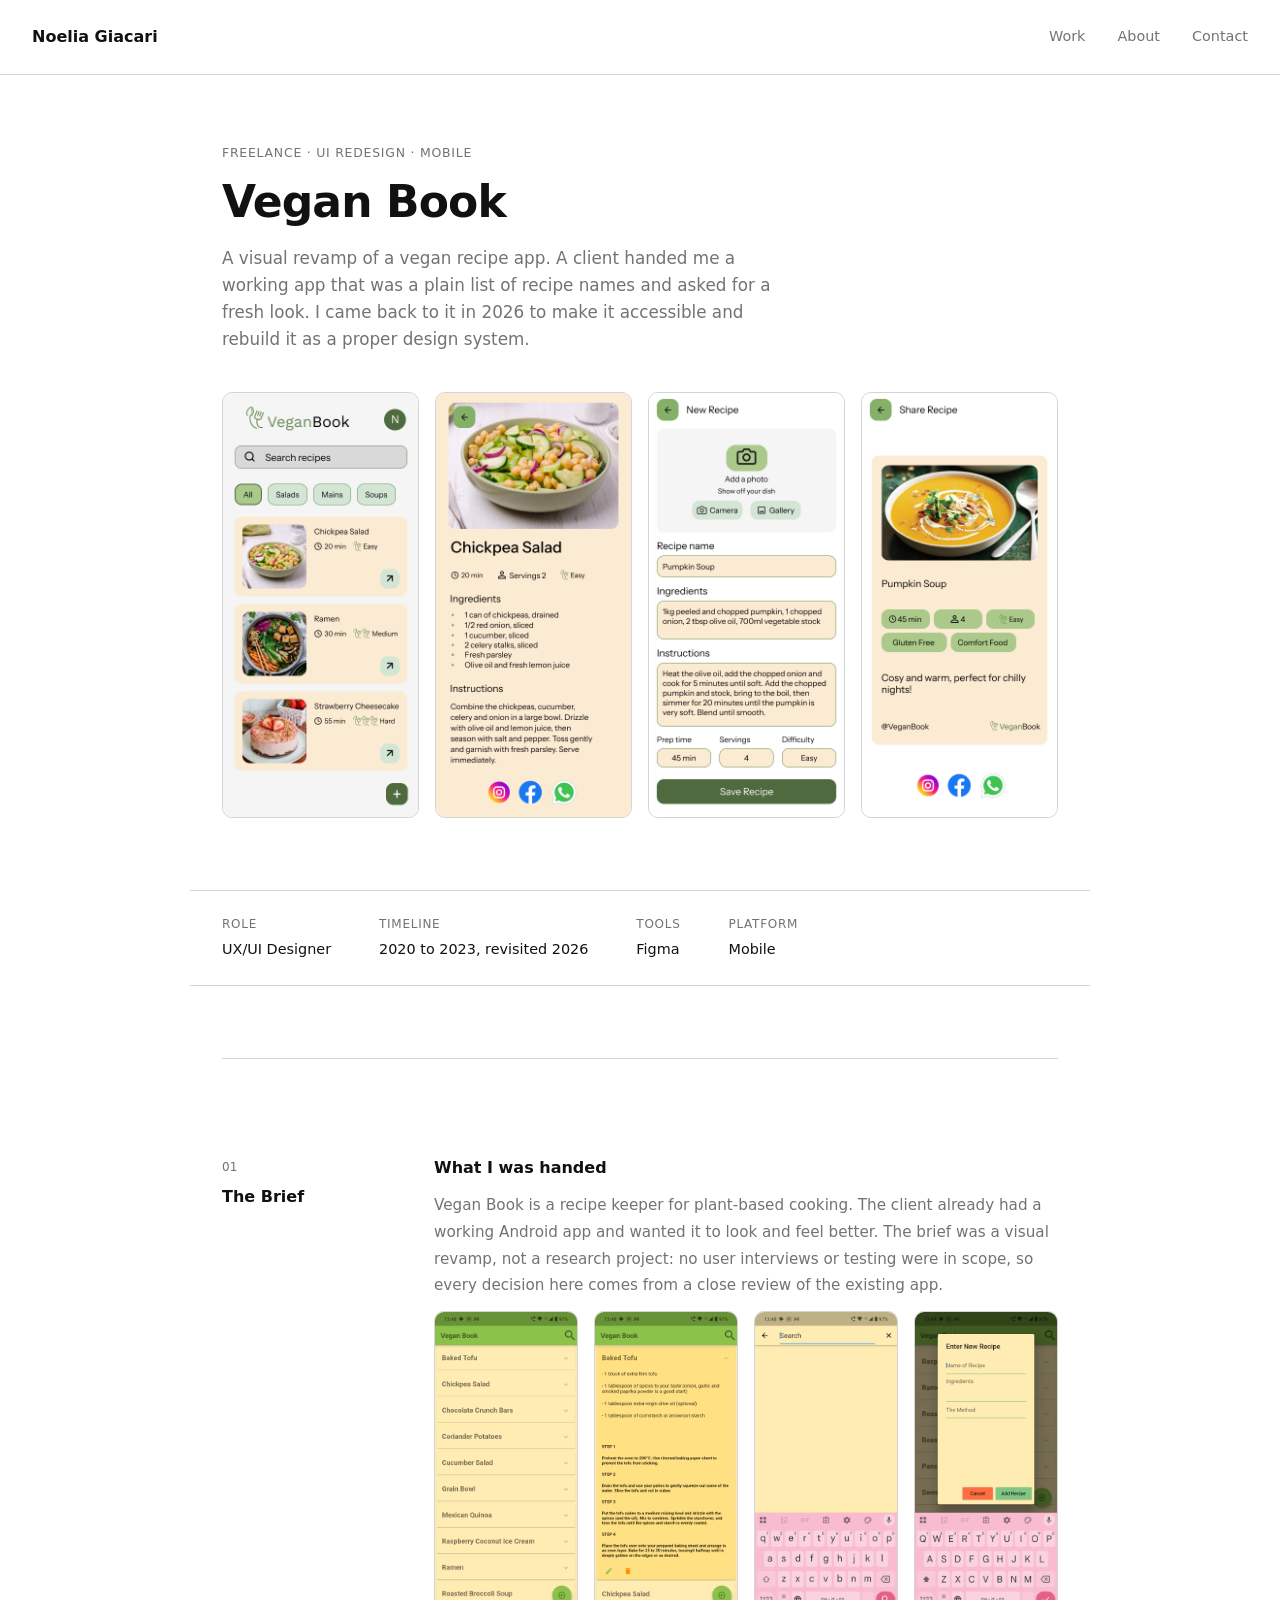
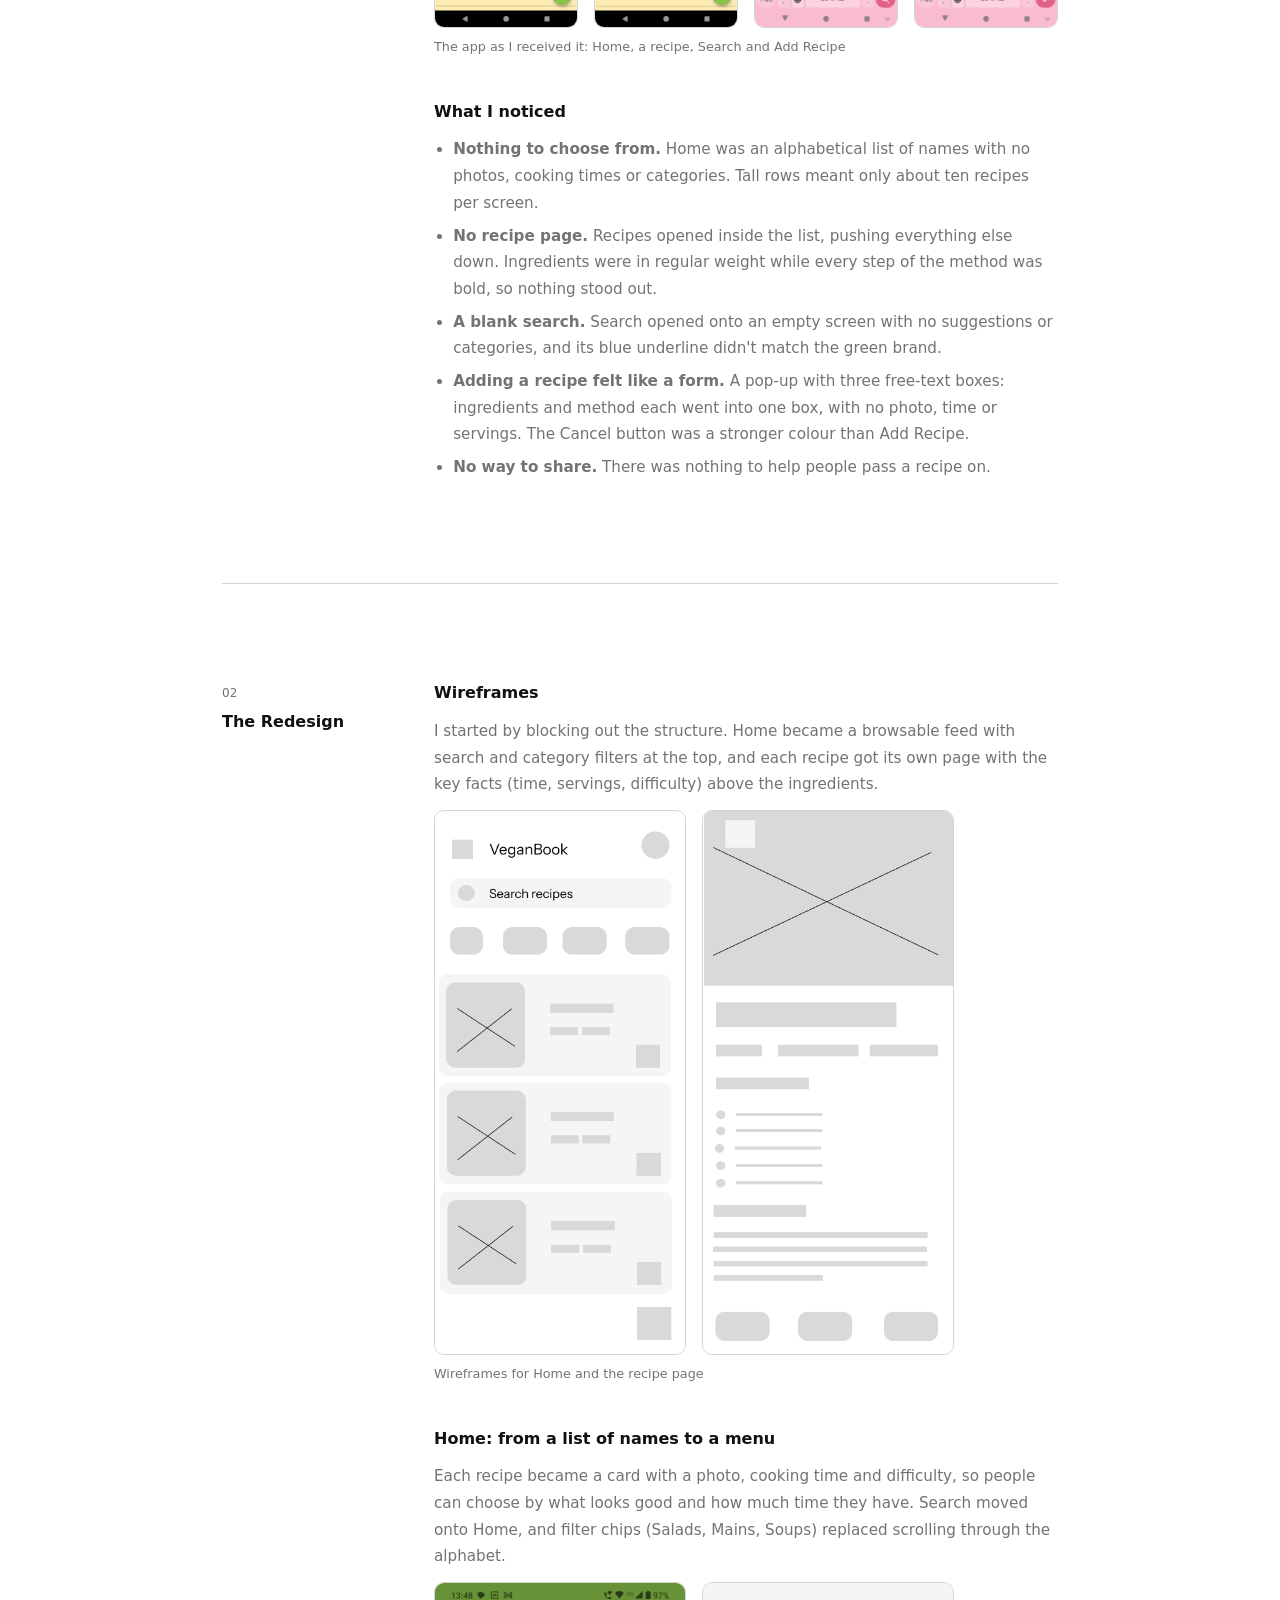
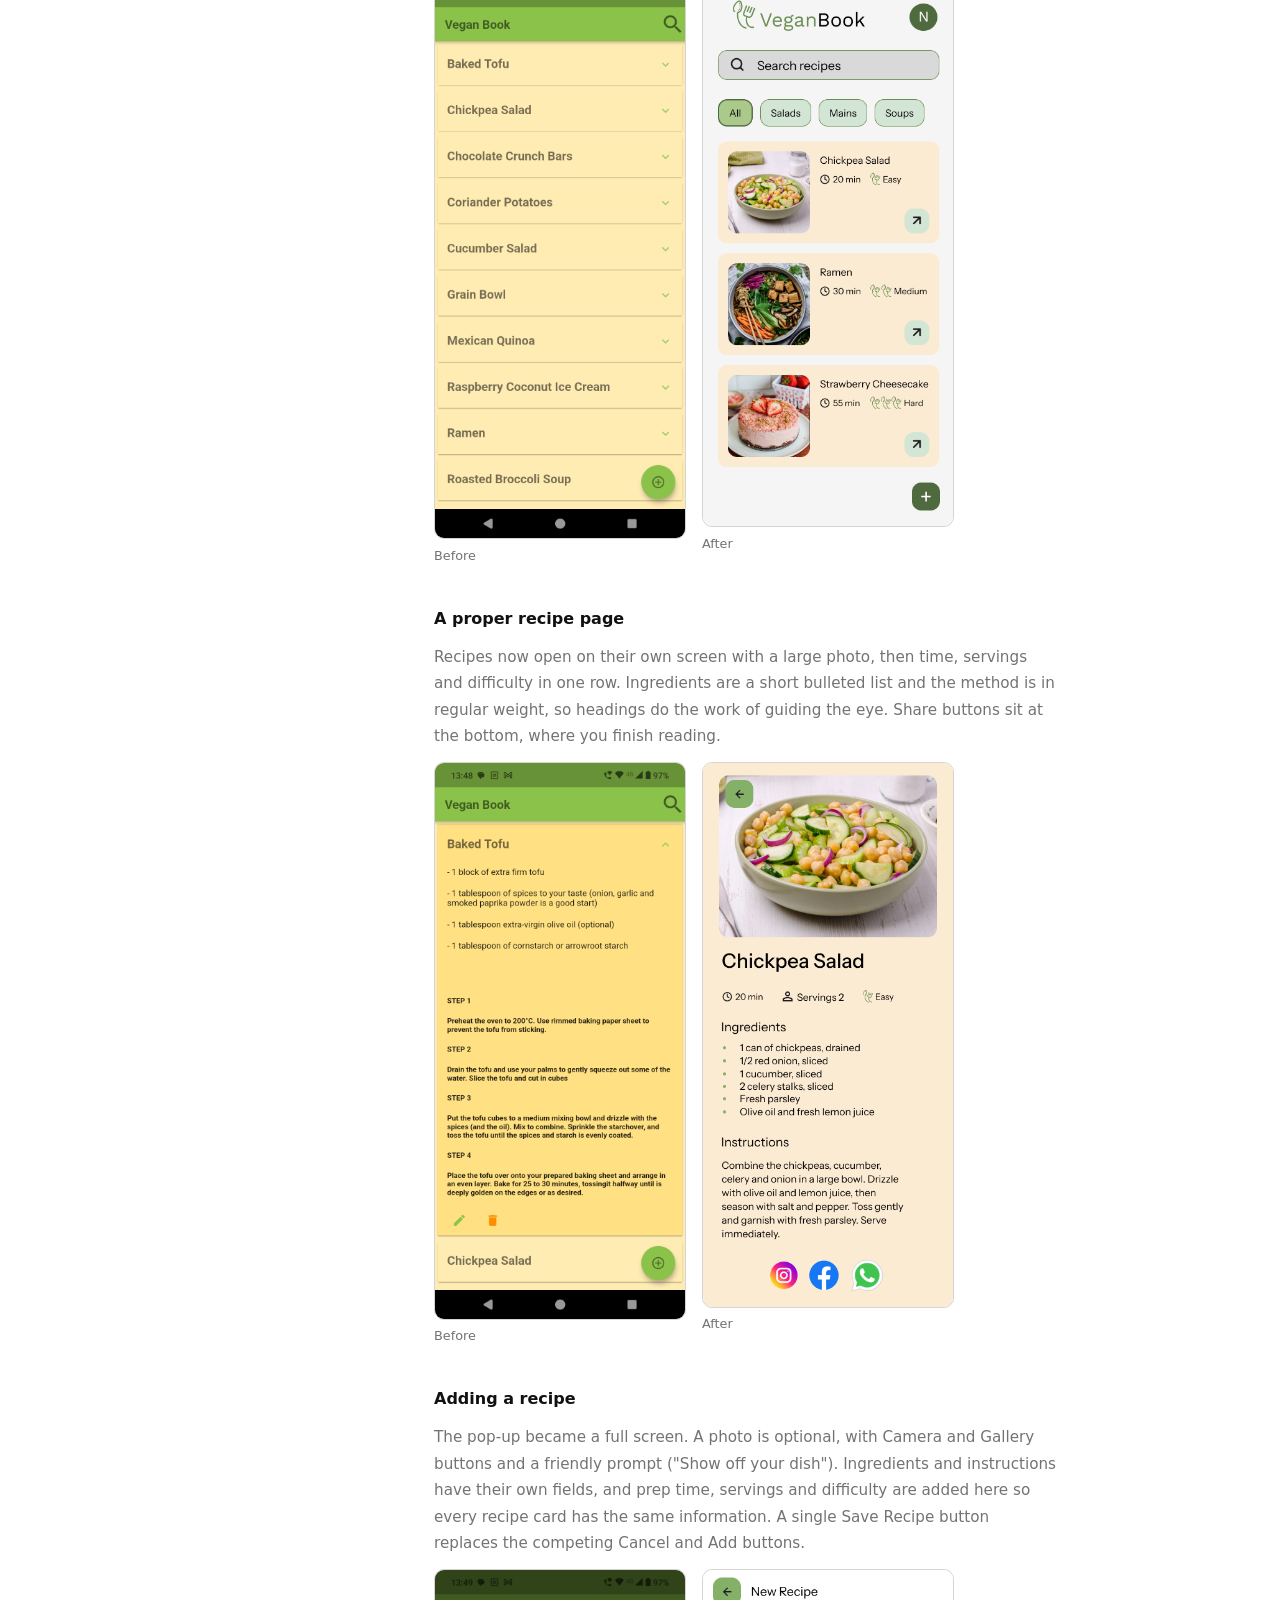
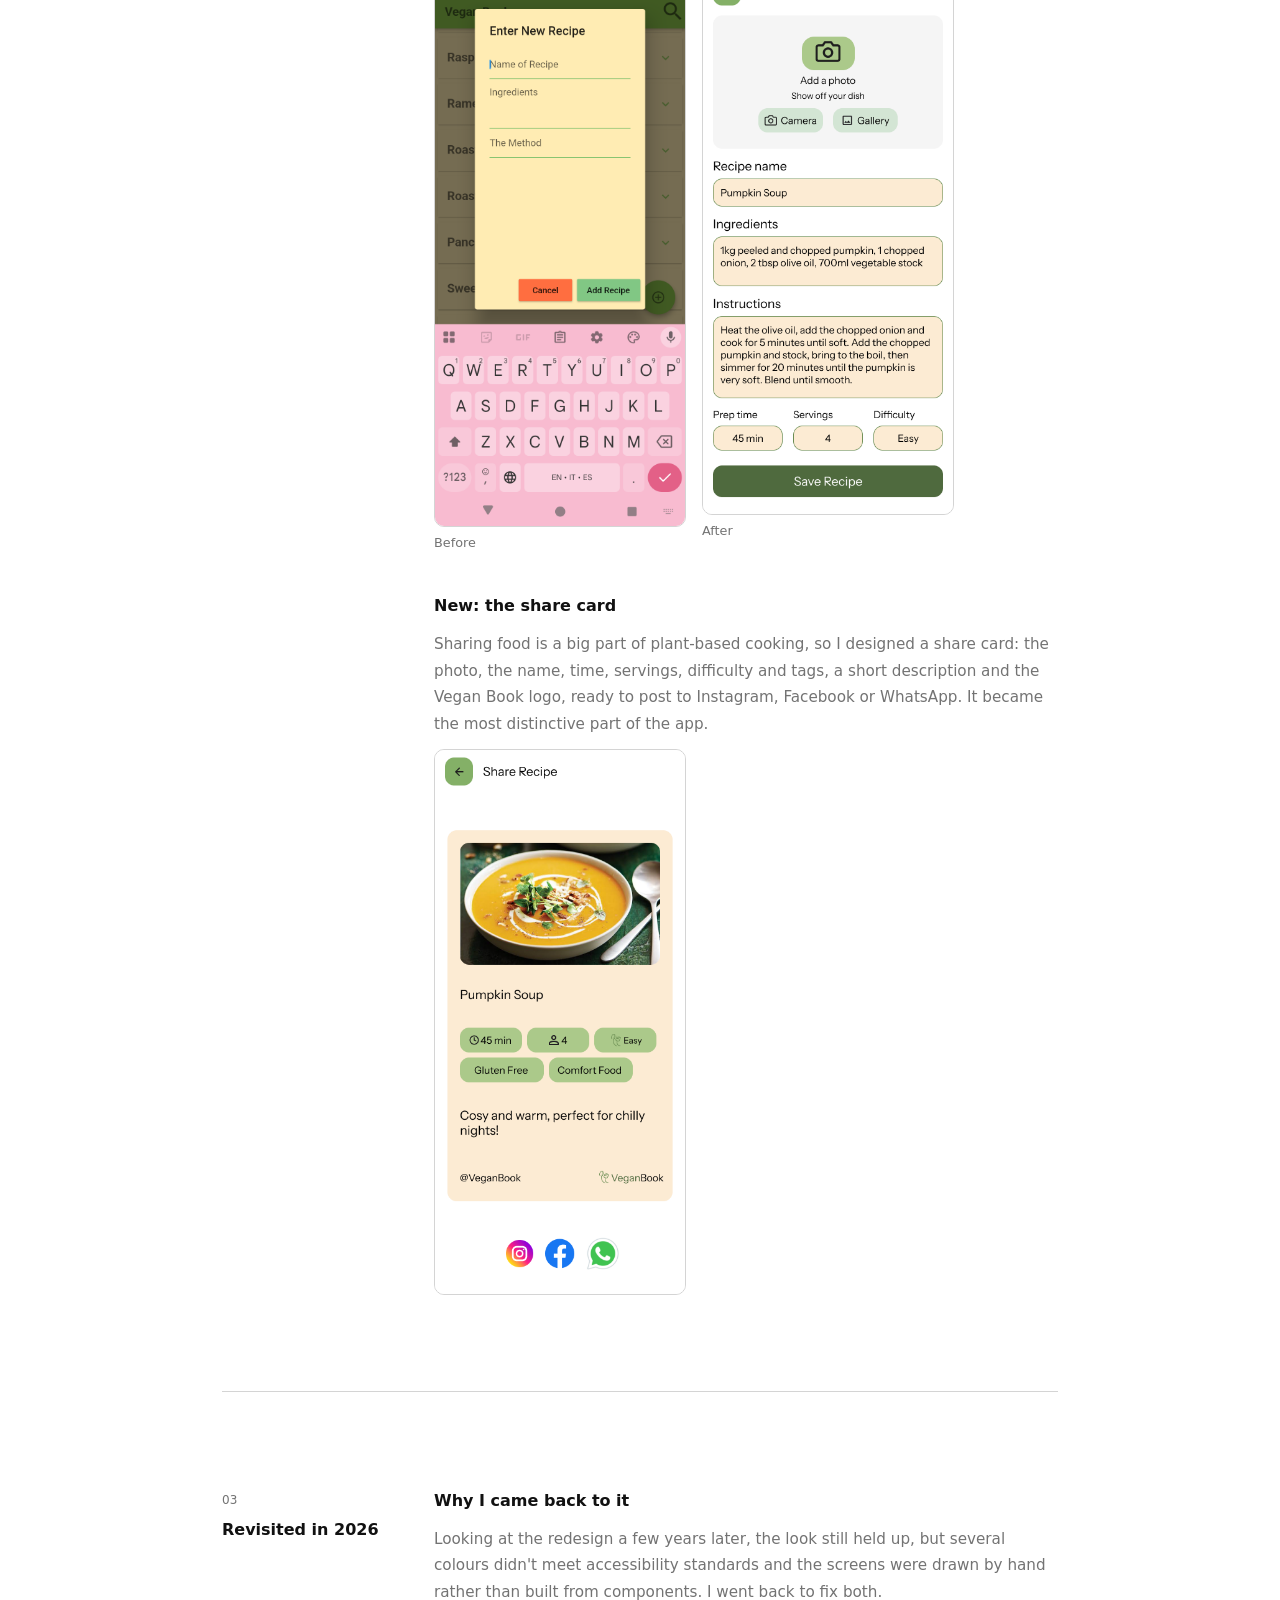
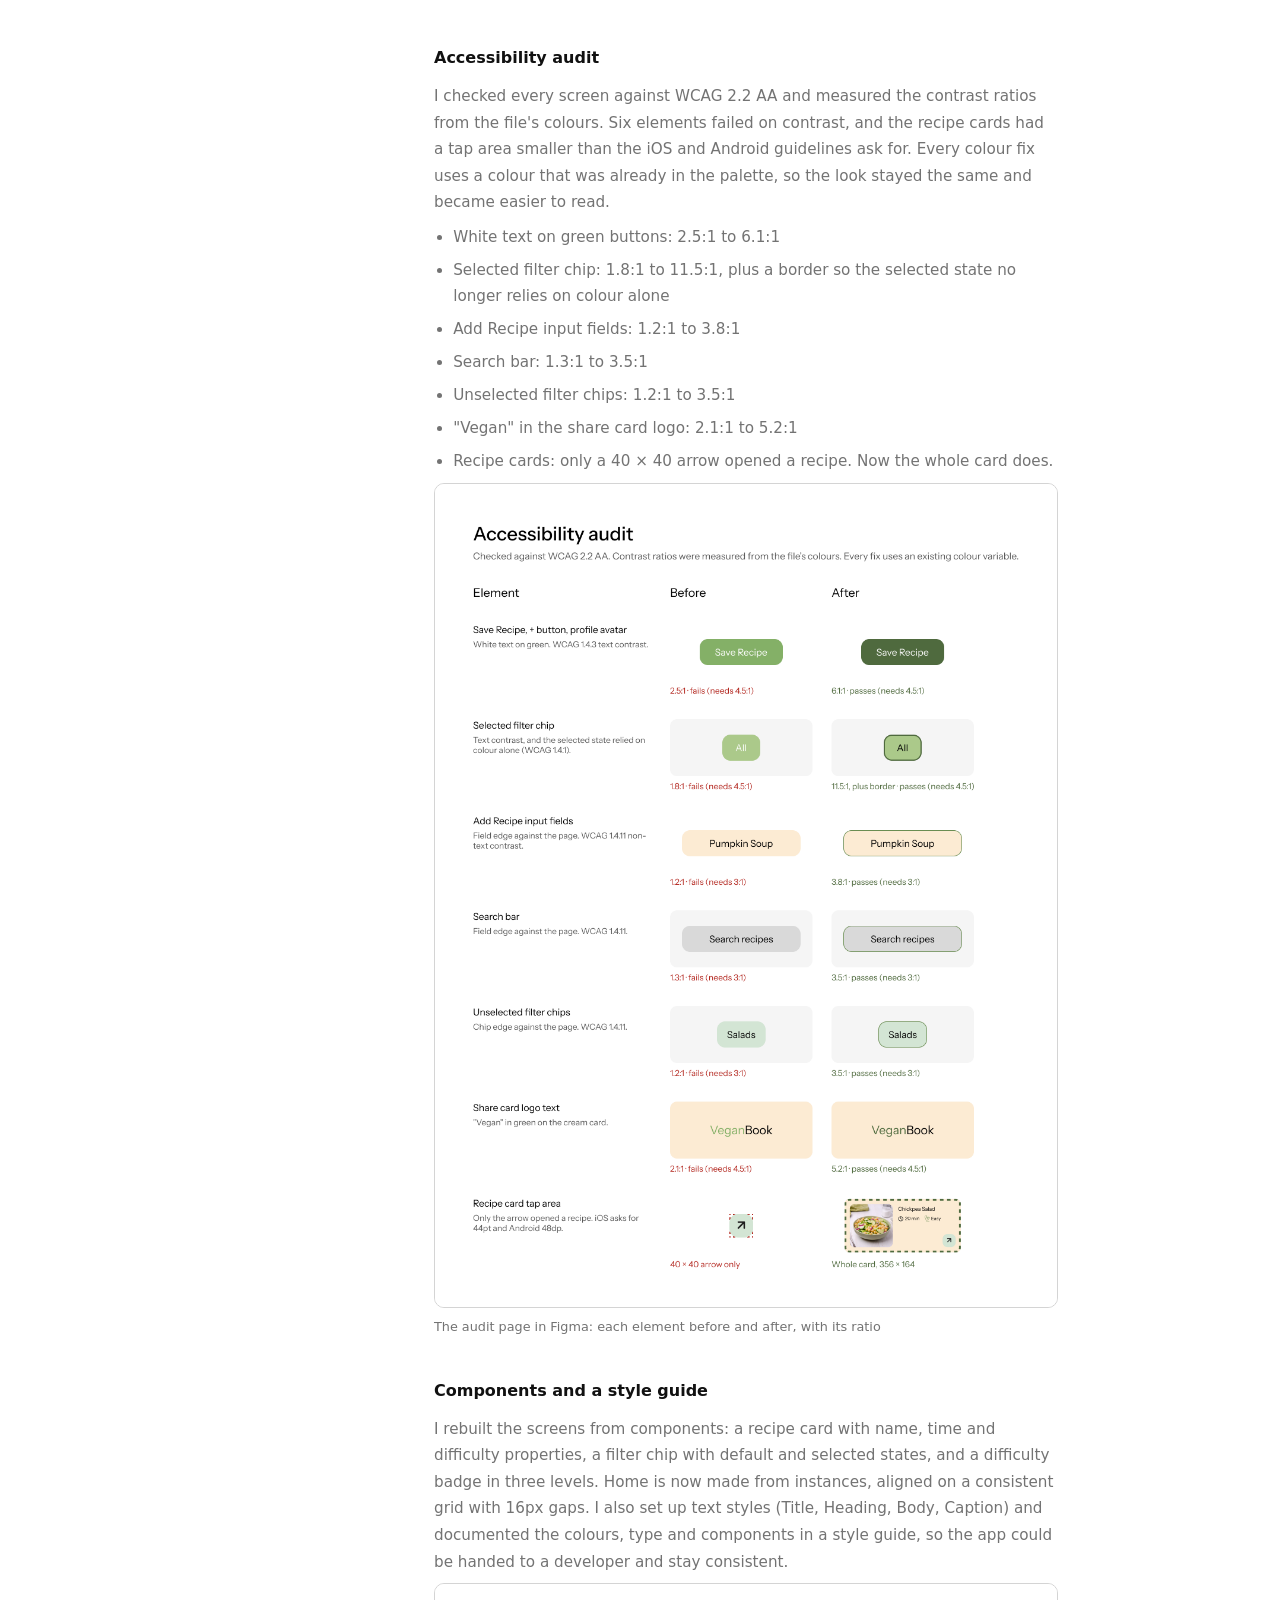
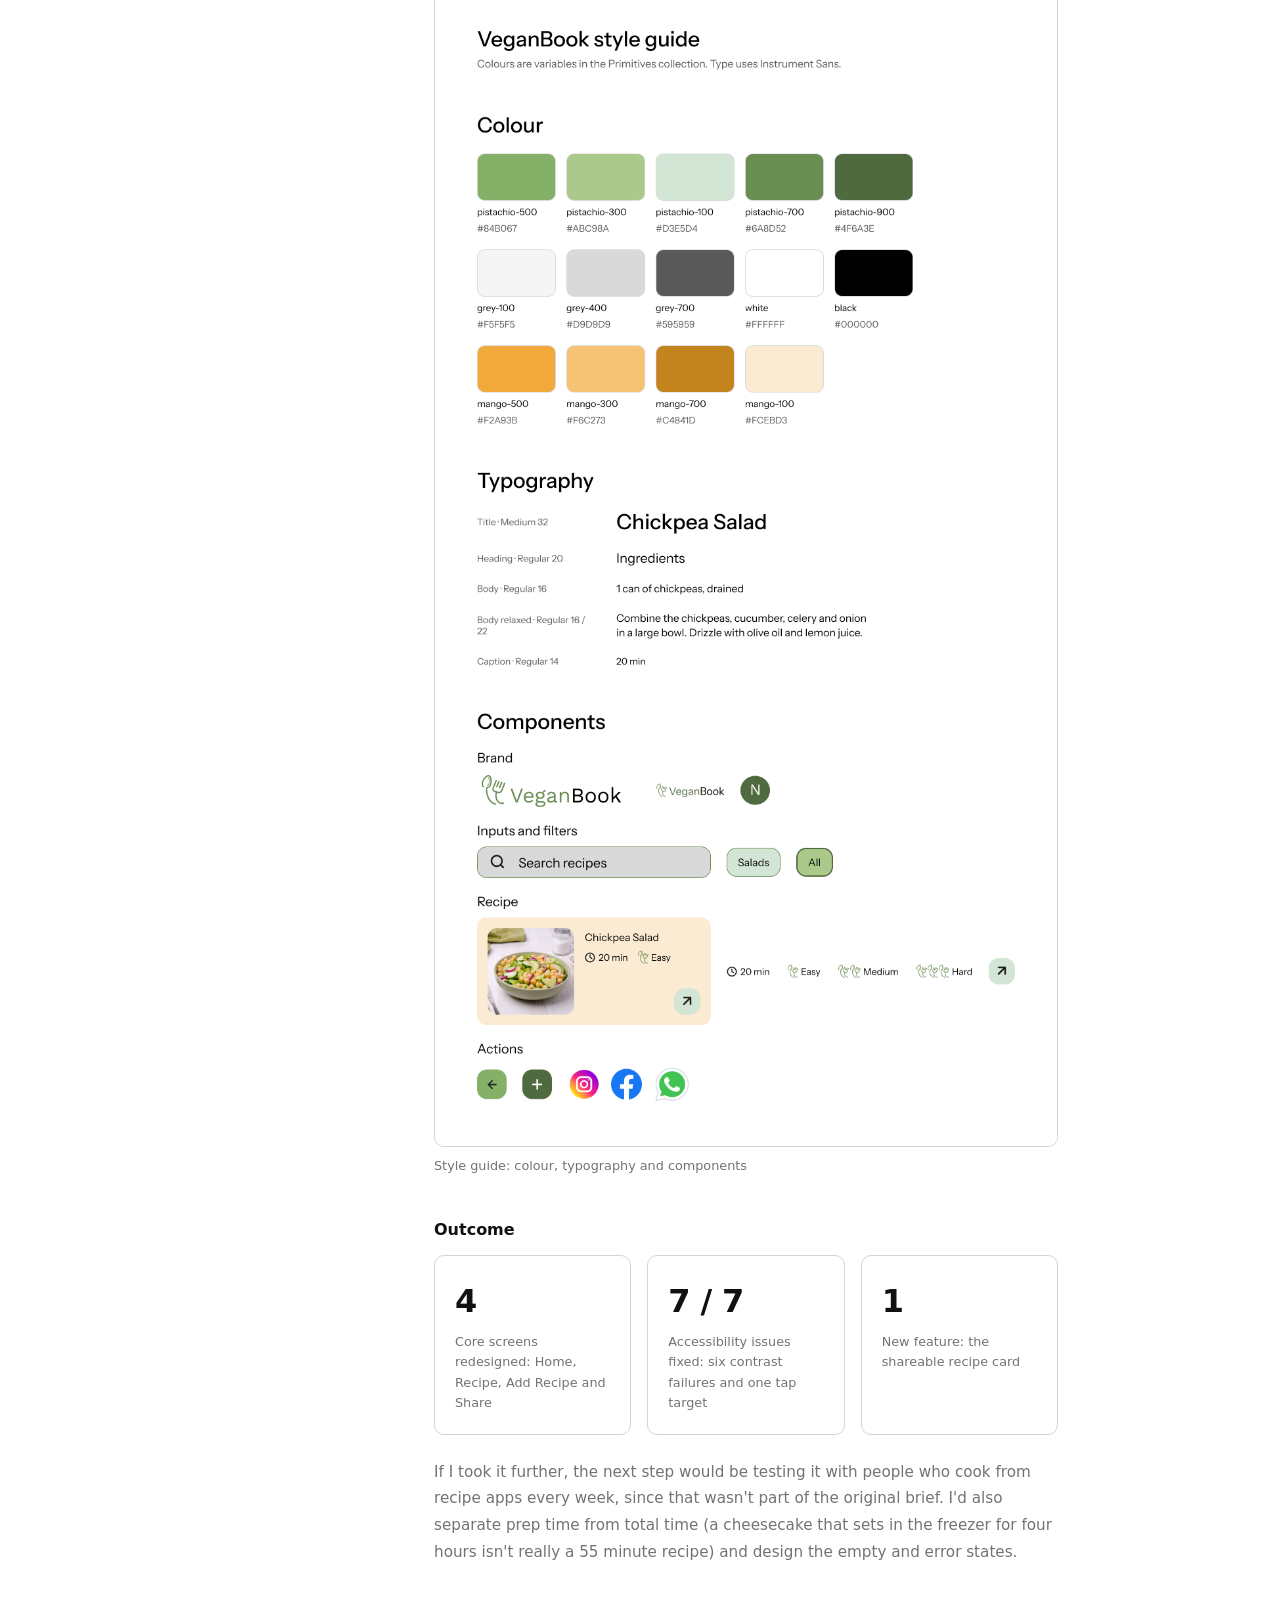
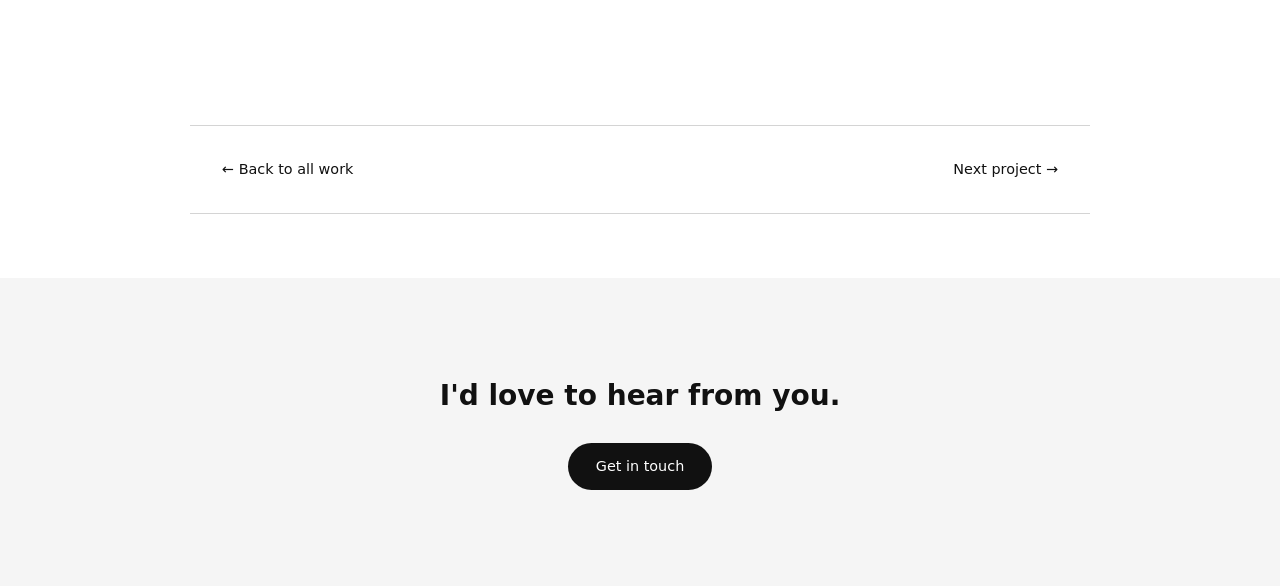
<file: vegan-book.html>
<!DOCTYPE html>
<html lang="en">
<head>
  <meta charset="UTF-8" />
  <meta name="viewport" content="width=device-width, initial-scale=1.0" />
  <title>Vegan Book · Noelia Giacari</title>
  <link rel="stylesheet" href="style.css" />
</head>
<body>

  <!-- NAV -->
  <nav>
    <a href="index.html" class="nav-logo">Noelia Giacari</a>
    <div class="nav-links">
      <a href="index.html">Work</a>
      <a href="about.html">About</a>
      <a href="mailto:ngiacari@gmail.com">Contact</a>
    </div>
  </nav>

  <!-- HERO -->
  <header class="cs-hero">
    <div class="cs-hero-text">
      <span class="tag">Freelance · UI Redesign · Mobile</span>
      <h1>Vegan Book</h1>
      <p class="cs-subtitle">A visual revamp of a vegan recipe app. A client handed me a working app that was a plain list of recipe names and asked for a fresh look. I came back to it in 2026 to make it accessible and rebuild it as a proper design system.</p>
    </div>
    <div class="cs-screens">
      <img src="images/vegan-book/after-home.png" alt="Redesigned home screen with search bar, filter chips and recipe cards with photos" />
      <img src="images/vegan-book/after-recipe.png" alt="Redesigned recipe page for Chickpea Salad" />
      <img src="images/vegan-book/after-add-recipe.png" alt="Redesigned Add Recipe screen" />
      <img src="images/vegan-book/after-share.png" alt="Share card for Pumpkin Soup" />
    </div>
  </header>

  <!-- METADATA -->
  <section class="cs-meta">
    <div class="meta-item">
      <span class="meta-label">Role</span>
      <span class="meta-value">UX/UI Designer</span>
    </div>
    <div class="meta-item">
      <span class="meta-label">Timeline</span>
      <span class="meta-value">2020 to 2023, revisited 2026</span>
    </div>
    <div class="meta-item">
      <span class="meta-label">Tools</span>
      <span class="meta-value">Figma</span>
    </div>
    <div class="meta-item">
      <span class="meta-label">Platform</span>
      <span class="meta-value">Mobile</span>
    </div>
  </section>

  <main class="cs-content">

    <!-- 01 THE BRIEF -->
    <section class="cs-section">
      <div class="cs-section-label">
        <span>01</span>
        <h2>The Brief</h2>
      </div>
      <div class="cs-section-body">

        <div class="cs-block">
          <h3>What I was handed</h3>
          <p>
            Vegan Book is a recipe keeper for plant-based cooking. The client already had a
            working Android app and wanted it to look and feel better. The brief was a visual
            revamp, not a research project: no user interviews or testing were in scope, so
            every decision here comes from a close review of the existing app.
          </p>
          <div class="cs-screens">
            <img src="images/vegan-book/before-home.png" alt="Original home screen: a list of recipe names on a cream background" />
            <img src="images/vegan-book/before-recipe.png" alt="Original recipe, expanded inside the list" />
            <img src="images/vegan-book/before-search.png" alt="Original search screen, empty apart from the keyboard" />
            <img src="images/vegan-book/before-add-recipe.png" alt="Original Enter New Recipe pop-up with three text fields" />
          </div>
          <p class="img-caption">The app as I received it: Home, a recipe, Search and Add Recipe</p>
        </div>

        <div class="cs-block">
          <h3>What I noticed</h3>
          <ul>
            <li><strong>Nothing to choose from.</strong> Home was an alphabetical list of names with no photos, cooking times or categories. Tall rows meant only about ten recipes per screen.</li>
            <li><strong>No recipe page.</strong> Recipes opened inside the list, pushing everything else down. Ingredients were in regular weight while every step of the method was bold, so nothing stood out.</li>
            <li><strong>A blank search.</strong> Search opened onto an empty screen with no suggestions or categories, and its blue underline didn't match the green brand.</li>
            <li><strong>Adding a recipe felt like a form.</strong> A pop-up with three free-text boxes: ingredients and method each went into one box, with no photo, time or servings. The Cancel button was a stronger colour than Add Recipe.</li>
            <li><strong>No way to share.</strong> There was nothing to help people pass a recipe on.</li>
          </ul>
        </div>

      </div>
    </section>

    <!-- 02 THE REDESIGN -->
    <section class="cs-section">
      <div class="cs-section-label">
        <span>02</span>
        <h2>The Redesign</h2>
      </div>
      <div class="cs-section-body">

        <div class="cs-block">
          <h3>Wireframes</h3>
          <p>
            I started by blocking out the structure. Home became a browsable feed with search and
            category filters at the top, and each recipe got its own page with the key facts
            (time, servings, difficulty) above the ingredients.
          </p>
          <div class="cs-img-grid pair">
            <img src="images/vegan-book/wireframe-home.png" alt="Home wireframe" />
            <img src="images/vegan-book/wireframe-recipe.png" alt="Recipe page wireframe" />
          </div>
          <p class="img-caption">Wireframes for Home and the recipe page</p>
        </div>

        <div class="cs-block">
          <h3>Home: from a list of names to a menu</h3>
          <p>
            Each recipe became a card with a photo, cooking time and difficulty, so people can
            choose by what looks good and how much time they have. Search moved onto Home, and
            filter chips (Salads, Mains, Soups) replaced scrolling through the alphabet.
          </p>
          <div class="cs-img-grid pair">
            <figure>
              <img src="images/vegan-book/before-home.png" alt="Original home screen" />
              <figcaption>Before</figcaption>
            </figure>
            <figure>
              <img src="images/vegan-book/after-home.png" alt="Redesigned home screen" />
              <figcaption>After</figcaption>
            </figure>
          </div>
        </div>

        <div class="cs-block">
          <h3>A proper recipe page</h3>
          <p>
            Recipes now open on their own screen with a large photo, then time, servings and
            difficulty in one row. Ingredients are a short bulleted list and the method is in
            regular weight, so headings do the work of guiding the eye. Share buttons sit at the
            bottom, where you finish reading.
          </p>
          <div class="cs-img-grid pair">
            <figure>
              <img src="images/vegan-book/before-recipe.png" alt="Original recipe view" />
              <figcaption>Before</figcaption>
            </figure>
            <figure>
              <img src="images/vegan-book/after-recipe.png" alt="Redesigned recipe page" />
              <figcaption>After</figcaption>
            </figure>
          </div>
        </div>

        <div class="cs-block">
          <h3>Adding a recipe</h3>
          <p>
            The pop-up became a full screen. A photo is optional, with Camera and Gallery
            buttons and a friendly prompt ("Show off your dish"). Ingredients and instructions
            have their own fields, and prep time, servings and difficulty are added here so every
            recipe card has the same information. A single Save Recipe button replaces the
            competing Cancel and Add buttons.
          </p>
          <div class="cs-img-grid pair">
            <figure>
              <img src="images/vegan-book/before-add-recipe.png" alt="Original Add Recipe pop-up" />
              <figcaption>Before</figcaption>
            </figure>
            <figure>
              <img src="images/vegan-book/after-add-recipe.png" alt="Redesigned Add Recipe screen" />
              <figcaption>After</figcaption>
            </figure>
          </div>
        </div>

        <div class="cs-block">
          <h3>New: the share card</h3>
          <p>
            Sharing food is a big part of plant-based cooking, so I designed a share card: the
            photo, the name, time, servings, difficulty and tags, a short description and the
            Vegan Book logo, ready to post to Instagram, Facebook or WhatsApp. It became the
            most distinctive part of the app.
          </p>
          <div class="cs-img-grid pair">
            <img src="images/vegan-book/after-share.png" alt="Share card for Pumpkin Soup with Instagram, Facebook and WhatsApp buttons" />
          </div>
        </div>

      </div>
    </section>

    <!-- 03 REVISITED IN 2026 -->
    <section class="cs-section">
      <div class="cs-section-label">
        <span>03</span>
        <h2>Revisited in 2026</h2>
      </div>
      <div class="cs-section-body">

        <div class="cs-block">
          <h3>Why I came back to it</h3>
          <p>
            Looking at the redesign a few years later, the look still held up, but several
            colours didn't meet accessibility standards and the screens were drawn by hand
            rather than built from components. I went back to fix both.
          </p>
        </div>

        <div class="cs-block">
          <h3>Accessibility audit</h3>
          <p>
            I checked every screen against WCAG 2.2 AA and measured the contrast ratios from
            the file's colours. Six elements failed on contrast, and the recipe cards had a tap
            area smaller than the iOS and Android guidelines ask for. Every colour fix uses a
            colour that was already in the palette, so the look stayed the same and became
            easier to read.
          </p>
          <ul>
            <li>White text on green buttons: 2.5:1 to 6.1:1</li>
            <li>Selected filter chip: 1.8:1 to 11.5:1, plus a border so the selected state no longer relies on colour alone</li>
            <li>Add Recipe input fields: 1.2:1 to 3.8:1</li>
            <li>Search bar: 1.3:1 to 3.5:1</li>
            <li>Unselected filter chips: 1.2:1 to 3.5:1</li>
            <li>"Vegan" in the share card logo: 2.1:1 to 5.2:1</li>
            <li>Recipe cards: only a 40 × 40 arrow opened a recipe. Now the whole card does.</li>
          </ul>
          <img class="cs-img-full-real" src="images/vegan-book/accessibility-audit.png" alt="Accessibility audit table showing each element before and after with its contrast ratio" />
          <p class="img-caption">The audit page in Figma: each element before and after, with its ratio</p>
        </div>

        <div class="cs-block">
          <h3>Components and a style guide</h3>
          <p>
            I rebuilt the screens from components: a recipe card with name, time and
            difficulty properties, a filter chip with default and selected states, and a
            difficulty badge in three levels. Home is now made from instances, aligned on a
            consistent grid with 16px gaps. I also set up text styles (Title, Heading, Body,
            Caption) and documented the colours, type and components in a style guide, so the
            app could be handed to a developer and stay consistent.
          </p>
          <img class="cs-img-full-real" src="images/vegan-book/style-guide.png" alt="Vegan Book style guide with pistachio, neutral and mango colour swatches, type scale and components" />
          <p class="img-caption">Style guide: colour, typography and components</p>
        </div>

        <div class="cs-block">
          <h3>Outcome</h3>
          <div class="results-grid">
            <div class="result-item">
              <span class="result-stat">4</span>
              <span class="result-desc">Core screens redesigned: Home, Recipe, Add Recipe and Share</span>
            </div>
            <div class="result-item">
              <span class="result-stat">7 / 7</span>
              <span class="result-desc">Accessibility issues fixed: six contrast failures and one tap target</span>
            </div>
            <div class="result-item">
              <span class="result-stat">1</span>
              <span class="result-desc">New feature: the shareable recipe card</span>
            </div>
          </div>
          <p>
            If I took it further, the next step would be testing it with people who cook from
            recipe apps every week, since that wasn't part of the original brief. I'd also
            separate prep time from total time (a cheesecake that sets in the freezer for four
            hours isn't really a 55 minute recipe) and design the empty and error states.
          </p>
        </div>

      </div>
    </section>

  </main>

  <!-- CASE STUDY NAVIGATION -->
  <nav class="cs-nav">
    <a href="index.html" class="cs-nav-link">← Back to all work</a>
    <a href="sailgenius.html" class="cs-nav-link">Next project →</a>
  </nav>

  <!-- CONTACT CTA -->
  <section class="cta">
    <h2>I'd love to hear from you.</h2>
    <a href="mailto:ngiacari@gmail.com" class="btn">Get in touch</a>
  </section>

</body>
</html>
</file>
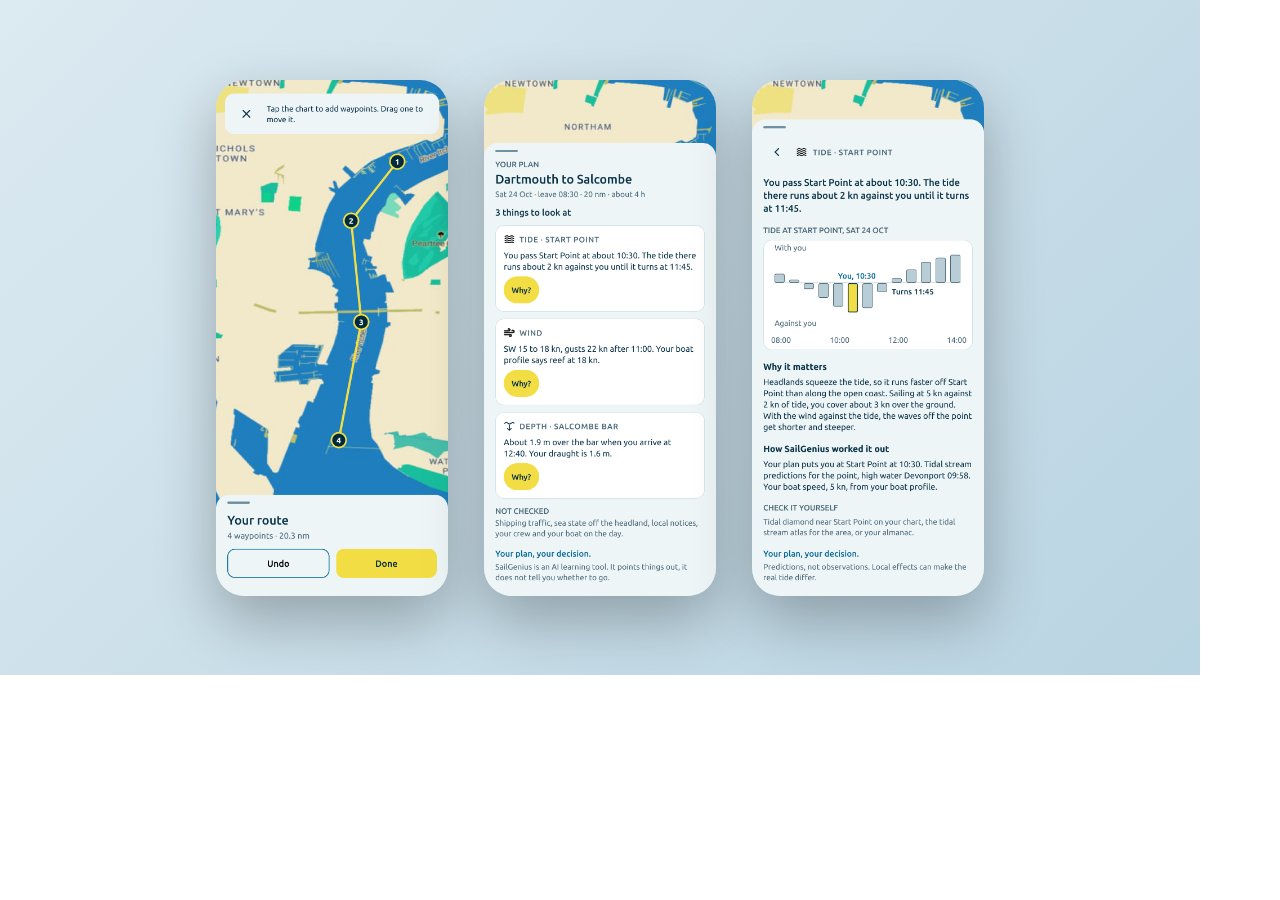
<file: images/covers/covers-source.html>
<!doctype html>
<html><head><meta charset="utf-8">
<style>
  html, body { margin: 0; }
  .cover { width: 1200px; height: 675px; display: none; align-items: center; justify-content: center; gap: 36px; position: relative; overflow: hidden; font-family: system-ui, sans-serif; }
  .cover.on { display: flex; }
  /* a phone-shaped window onto a screenshot */
  .shot { position: relative; overflow: hidden; border-radius: 28px; box-shadow: 0 24px 60px rgba(0,0,0,.28); flex: none; }
  .shot img { position: absolute; }
  .flat img { width: 100%; height: 100%; top: 0; left: 0; }
  .label { position: absolute; bottom: -34px; left: 0; right: 0; text-align: center; font-size: 15px; letter-spacing: .12em; text-transform: uppercase; }
  .wrap { position: relative; }
  .sheet { border-radius: 10px; box-shadow: 0 24px 60px rgba(0,0,0,.22); flex: none; }

  #sg { background: linear-gradient(135deg, #DCEAF1, #B9D4E2); }
  #centred { background: linear-gradient(135deg, #EEE9F4, #D6CCE4); }
  #vegan { background: linear-gradient(135deg, #E4EFDF, #C9DFC0); }
  #vegan .label { color: #4F6A3E; }
  #ac { background: linear-gradient(135deg, #F3EBDF, #E3D2BB); }
  #nautic { background: radial-gradient(circle at 50% 40%, #12323A, #081114); }
  #nautic .label { color: #8FB9C2; }
</style></head>
<body>

<!-- SailGenius: drawing a route, findings, and the Why? screen for the tide -->
<section class="cover" id="sg">
  <div class="shot flat" style="width:232px;height:516px"><img src="../sailgenius/draw-route.png"></div>
  <div class="shot flat" style="width:232px;height:516px"><img src="../sailgenius/findings.png"></div>
  <div class="shot flat" style="width:232px;height:516px"><img src="../sailgenius/why-tide.png"></div>
</section>

<!-- Centred: the Home screen and the My People PDF -->
<section class="cover" id="centred">
  <div class="shot flat" style="width:232px;height:516px;background:#fff"><img src="../centred/home.png"></div>
  <img class="sheet" src="../centred/pdf-my-people.png" style="width:640px">
</section>

<!-- Vegan Book: before and after -->
<section class="cover" id="vegan">
  <div class="wrap">
    <div class="shot flat" style="width:232px;height:516px"><img src="../vegan-book/before-home.png"></div>
    <div class="label">Before</div>
  </div>
  <div class="wrap">
    <div class="shot" style="width:232px;height:516px;background:#F4F4F4"><img src="../vegan-book/after-home.png" style="width:232px;left:0;top:6px"></div>
    <div class="label">After</div>
  </div>
</section>

<!-- ArtisanCrafts: polished product page, desktop and mobile -->
<section class="cover" id="ac">
  <img class="sheet" src="../artisancrafts/hifi-product.png" style="width:700px">
  <div class="shot flat" style="width:232px;height:543px"><img src="../artisancrafts/hifi-product-mobile.png"></div>
</section>

<script>
  const id = location.hash.slice(1) || 'sg';
  document.getElementById(id).classList.add('on');
</script>
</body></html>
</file>
<file: style.css>
/* ─── RESET & BASE ─────────────────────────────────────────── */
*, *::before, *::after {
  box-sizing: border-box;
  margin: 0;
  padding: 0;
}

:root {
  --black: #111111;
  --white: #ffffff;
  --gray-100: #f5f5f5;
  --gray-300: #d4d4d4;
  --gray-500: #737373;
  --accent: #111111;

  --font-sans: 'Inter', system-ui, -apple-system, sans-serif;
  --max-width: 900px;
  --section-gap: 6rem;
}

html {
  font-size: 16px;
  scroll-behavior: smooth;
}

body {
  font-family: var(--font-sans);
  color: var(--black);
  background: var(--white);
  line-height: 1.6;
}

a {
  color: inherit;
  text-decoration: none;
}

ul {
  padding-left: 1.25rem;
}

li {
  margin-bottom: 0.4rem;
}

/* ─── NAV ───────────────────────────────────────────────────── */
nav {
  display: flex;
  justify-content: space-between;
  align-items: center;
  padding: 1.5rem 2rem;
  border-bottom: 1px solid var(--gray-300);
  position: sticky;
  top: 0;
  background: var(--white);
  z-index: 100;
}

.nav-logo {
  font-weight: 600;
  font-size: 1rem;
}

.nav-links {
  display: flex;
  gap: 2rem;
  font-size: 0.9rem;
  color: var(--gray-500);
}

.nav-links a:hover {
  color: var(--black);
}

/* ─── HOMEPAGE HERO ─────────────────────────────────────────── */
.hero {
  max-width: var(--max-width);
  margin: 0 auto;
  padding: 6rem 2rem 4rem;
}

.hero h1 {
  font-size: clamp(2rem, 5vw, 3.25rem);
  font-weight: 600;
  line-height: 1.2;
  letter-spacing: -0.02em;
  margin-bottom: 1.25rem;
}

.hero p {
  font-size: 1.1rem;
  color: var(--gray-500);
  max-width: 520px;
}

/* ─── WORK / CASE CARDS ─────────────────────────────────────── */
.work {
  max-width: var(--max-width);
  margin: 0 auto;
  padding: 2rem 2rem 8rem;
  display: flex;
  flex-direction: column;
  gap: 4rem;
}

.case-card a {
  display: block;
}

.case-card a:hover .case-img {
  opacity: 0.85;
}

.case-img {
  display: block;
  width: 100%;
  height: auto;
  object-fit: cover;
  aspect-ratio: 16 / 9;
  border-radius: 12px;
  transition: opacity 0.2s;
  margin-bottom: 1.25rem;
}

.case-info .tag {
  font-size: 0.8rem;
  color: var(--gray-500);
  text-transform: uppercase;
  letter-spacing: 0.06em;
  display: block;
  margin-bottom: 0.5rem;
}

.case-info h2 {
  font-size: 1.5rem;
  font-weight: 600;
  margin-bottom: 0.5rem;
}

.case-info p {
  color: var(--gray-500);
  font-size: 0.95rem;
}

/* ─── PLACEHOLDER IMAGES ────────────────────────────────────── */
.placeholder-img {
  background: var(--gray-100);
  border-radius: 10px;
  display: flex;
  align-items: center;
  justify-content: center;
  position: relative;
  overflow: hidden;
}

.placeholder-img.large {
  aspect-ratio: 16 / 8;
  width: 100%;
}

.placeholder-img:not(.large) {
  aspect-ratio: 16 / 9;
  width: 100%;
}

.img-label {
  font-size: 0.8rem;
  color: var(--gray-500);
  position: absolute;
  bottom: 0.75rem;
  left: 0.75rem;
  background: var(--white);
  padding: 0.2rem 0.5rem;
  border-radius: 4px;
}

/* ─── CASE STUDY HERO ───────────────────────────────────────── */
.cs-hero {
  max-width: var(--max-width);
  margin: 0 auto;
  padding: 4rem 2rem 2rem;
}

.cs-hero-text {
  margin-bottom: 2.5rem;
}

.cs-hero-text h1 {
  font-size: clamp(1.75rem, 4vw, 2.75rem);
  font-weight: 600;
  letter-spacing: -0.02em;
  line-height: 1.2;
  margin: 0.75rem 0 1rem;
}

.cs-subtitle {
  font-size: 1.05rem;
  color: var(--gray-500);
  max-width: 560px;
}

/* Small italic line under a case study title, e.g. "Working title" */
.cs-note {
  font-size: 0.9rem;
  font-style: italic;
  color: var(--gray-500);
  margin: -0.25rem 0 0.75rem;
}

.cs-hero-img {
  width: 100%;
  aspect-ratio: 16 / 8;
}

/* ─── METADATA BAR ──────────────────────────────────────────── */
.cs-meta {
  max-width: var(--max-width);
  margin: 2.5rem auto;
  padding: 1.5rem 2rem;
  border-top: 1px solid var(--gray-300);
  border-bottom: 1px solid var(--gray-300);
  display: flex;
  gap: 3rem;
  flex-wrap: wrap;
}

.meta-item {
  display: flex;
  flex-direction: column;
  gap: 0.2rem;
}

.meta-label {
  font-size: 0.75rem;
  text-transform: uppercase;
  letter-spacing: 0.06em;
  color: var(--gray-500);
}

.meta-value {
  font-size: 0.9rem;
  font-weight: 500;
}

/* ─── CASE STUDY CONTENT ────────────────────────────────────── */
.cs-content {
  max-width: var(--max-width);
  margin: 0 auto;
  padding: 2rem 2rem 4rem;
}

.cs-section {
  display: grid;
  grid-template-columns: 180px 1fr;
  gap: 2rem;
  padding: var(--section-gap) 0;
  border-top: 1px solid var(--gray-300);
}

.cs-section-label {
  padding-top: 0.2rem;
}

.cs-section-label span {
  font-size: 0.75rem;
  color: var(--gray-500);
  display: block;
  margin-bottom: 0.4rem;
}

.cs-section-label h2 {
  font-size: 1rem;
  font-weight: 600;
  position: sticky;
  top: 5rem;
}

.cs-section-body {
  display: flex;
  flex-direction: column;
  gap: 2.5rem;
}

.cs-block h3 {
  font-size: 1rem;
  font-weight: 600;
  margin-bottom: 0.75rem;
}

.cs-block p,
.cs-block li {
  font-size: 0.95rem;
  color: var(--gray-500);
  line-height: 1.75;
}

/* ─── CASE STUDY EXTRAS (ArtisanCrafts) ───────────────────────── */
.cs-block ul {
  padding-left: 1.2rem;
  margin-top: 0.5rem;
}
.cs-block li + li {
  margin-top: 0.35rem;
}
/* Two images side by side at full width (the .pair version is narrower) */
.cs-img-grid.wide img {
  border: 1px solid var(--gray-300);
}
/* A highlighted note, e.g. about simulated research */
.cs-callout {
  background: var(--gray-100);
  border-left: 3px solid var(--black);
  border-radius: 6px;
  padding: 1rem 1.25rem;
  font-size: 0.92rem;
  line-height: 1.7;
  color: var(--gray-500);
  margin-bottom: 2rem;
}
.cs-callout strong { color: var(--black); }
/* Persona: two short lists side by side */
.cs-persona {
  display: grid;
  grid-template-columns: 1fr 1fr;
  gap: 1.5rem;
  border: 1px solid var(--gray-300);
  border-radius: 10px;
  padding: 1.25rem 1.5rem;
  margin-top: 1rem;
}
.cs-persona h4 {
  font-size: 0.85rem;
  text-transform: uppercase;
  letter-spacing: 0.05em;
  margin-bottom: 0.25rem;
}
.cs-persona ul { margin-top: 0.25rem; }
/* A user quote */
.cs-block p.cs-quote {
  font-style: italic;
  border-left: 3px solid var(--gray-300);
  padding-left: 1rem;
  margin-top: 1rem;
}
@media (max-width: 640px) {
  .cs-persona { grid-template-columns: 1fr; }
}

 ─────────────────────────────────────────── */
.insight-cards {
  display: grid;
  grid-template-columns: repeat(auto-fit, minmax(200px, 1fr));
  gap: 1rem;
  margin-top: 0.75rem;
}

.insight-card {
  background: var(--gray-100);
  border-radius: 10px;
  padding: 1.25rem;
}

.insight-number {
  font-size: 0.75rem;
  font-weight: 600;
  color: var(--gray-500);
  display: block;
  margin-bottom: 0.5rem;
}

.insight-card p {
  font-size: 0.9rem !important;
  color: var(--black) !important;
}

/* ─── IMAGES INSIDE CASE STUDY ──────────────────────────────── */
.cs-img-full {
  width: 100%;
  aspect-ratio: 16 / 9;
  margin-top: 0.5rem;
}

.cs-img-grid {
  display: grid;
  grid-template-columns: 1fr 1fr;
  gap: 1rem;
  margin-top: 0.75rem;
}

.cs-img-grid img,
.cs-screens img,
.cs-img-full-real {
  width: 100%;
  height: auto;
  display: block;
  border-radius: 10px;
}

.cs-img-full-real {
  border: 1px solid var(--gray-300);
  margin-top: 0.5rem;
}

/* Row of phone screens */
.cs-screens {
  display: grid;
  grid-template-columns: repeat(4, 1fr);
  gap: 1rem;
  margin-top: 0.75rem;
}

.cs-screens img {
  border: 1px solid var(--gray-300);
}

.cs-screens.three {
  grid-template-columns: repeat(3, 1fr);
}

.cs-hero .cs-screens {
  margin-top: 0;
}

/* Before / after pair of phone screens */
.cs-img-grid.pair {
  max-width: 520px;
}

.cs-img-grid figure {
  margin: 0;
}

.cs-img-grid figcaption {
  font-size: 0.8rem;
  color: var(--gray-500);
  margin-top: 0.4rem;
}

.cs-img-grid.pair img {
  border: 1px solid var(--gray-300);
}

.img-caption {
  font-size: 0.8rem !important;
  color: var(--gray-500) !important;
  margin-top: 0.5rem;
}

/* ─── RESULTS GRID ──────────────────────────────────────────── */
.results-grid {
  display: grid;
  grid-template-columns: repeat(auto-fit, minmax(160px, 1fr));
  gap: 1rem;
  margin-bottom: 1.5rem;
}

.result-item {
  display: flex;
  flex-direction: column;
  gap: 0.3rem;
  padding: 1.25rem;
  border: 1px solid var(--gray-300);
  border-radius: 10px;
}

.result-stat {
  font-size: 2rem;
  font-weight: 700;
  letter-spacing: -0.02em;
}

.result-desc {
  font-size: 0.8rem;
  color: var(--gray-500);
}

/* ─── CASE STUDY NAVIGATION ─────────────────────────────────── */
.cs-nav {
  max-width: var(--max-width);
  margin: 0 auto;
  padding: 2rem;
  display: flex;
  justify-content: space-between;
  border-top: 1px solid var(--gray-300);
  font-size: 0.9rem;
}

.cs-nav-link:hover {
  text-decoration: underline;
}

/* ─── CTA ───────────────────────────────────────────────────── */
.cta {
  text-align: center;
  padding: 6rem 2rem;
  background: var(--gray-100);
  margin-top: 4rem;
}

.cta h2 {
  font-size: 1.75rem;
  font-weight: 600;
  margin-bottom: 1.5rem;
}

.btn {
  display: inline-block;
  padding: 0.75rem 1.75rem;
  background: var(--black);
  color: var(--white);
  border-radius: 100px;
  font-size: 0.9rem;
  font-weight: 500;
  transition: opacity 0.2s;
}

.btn:hover {
  opacity: 0.8;
}

/* ─── TAG ───────────────────────────────────────────────────── */
.tag {
  font-size: 0.78rem;
  color: var(--gray-500);
  text-transform: uppercase;
  letter-spacing: 0.06em;
}

/* ─── ABOUT ─────────────────────────────────────────────────── */
.about {
  max-width: var(--max-width);
  margin: 0 auto;
  padding: 6rem 2rem 8rem;
  display: grid;
  grid-template-columns: 280px 1fr;
  gap: 4rem;
  align-items: start;
}

.about-img {
  width: 100%;
  aspect-ratio: 3 / 4;
  border-radius: 12px;
  position: sticky;
  top: 5rem;
}

.about-text h1 {
  font-size: 2rem;
  font-weight: 600;
  letter-spacing: -0.02em;
  margin-bottom: 1.25rem;
}

.about-text p {
  font-size: 1rem;
  color: var(--gray-500);
  line-height: 1.8;
  max-width: 520px;
}

.about-text p + p {
  margin-top: 1rem;
}

img.about-img {
  object-fit: cover;
  object-position: center 25%;
  height: auto;
}

.about-links {
  display: flex;
  gap: 1.5rem;
  margin-top: 2rem;
}

.about-links a {
  font-size: 0.9rem;
  font-weight: 500;
  border-bottom: 1px solid var(--black);
  padding-bottom: 0.1rem;
}

.about-links a:hover {
  color: var(--gray-500);
  border-color: var(--gray-500);
}

/* ─── RESPONSIVE ────────────────────────────────────────────── */
@media (max-width: 640px) {
  .cs-section {
    grid-template-columns: 1fr;
    gap: 1rem;
  }

  .cs-section-label h2 {
    position: static;
  }

  .cs-meta {
    gap: 1.5rem;
  }

  .cs-screens {
    grid-template-columns: 1fr 1fr;
  }

  .cs-img-grid:not(.pair) {
    grid-template-columns: 1fr;
  }

  .results-grid {
    grid-template-columns: 1fr 1fr;
  }

  .about {
    grid-template-columns: 1fr;
    gap: 2rem;
    padding: 3rem 1.25rem 5rem;
  }

  .about-img {
    position: static;
    aspect-ratio: 4 / 3;
  }

  nav {
    padding: 1rem 1.25rem;
  }

  .nav-links {
    gap: 1.25rem;
  }
}
</file>
